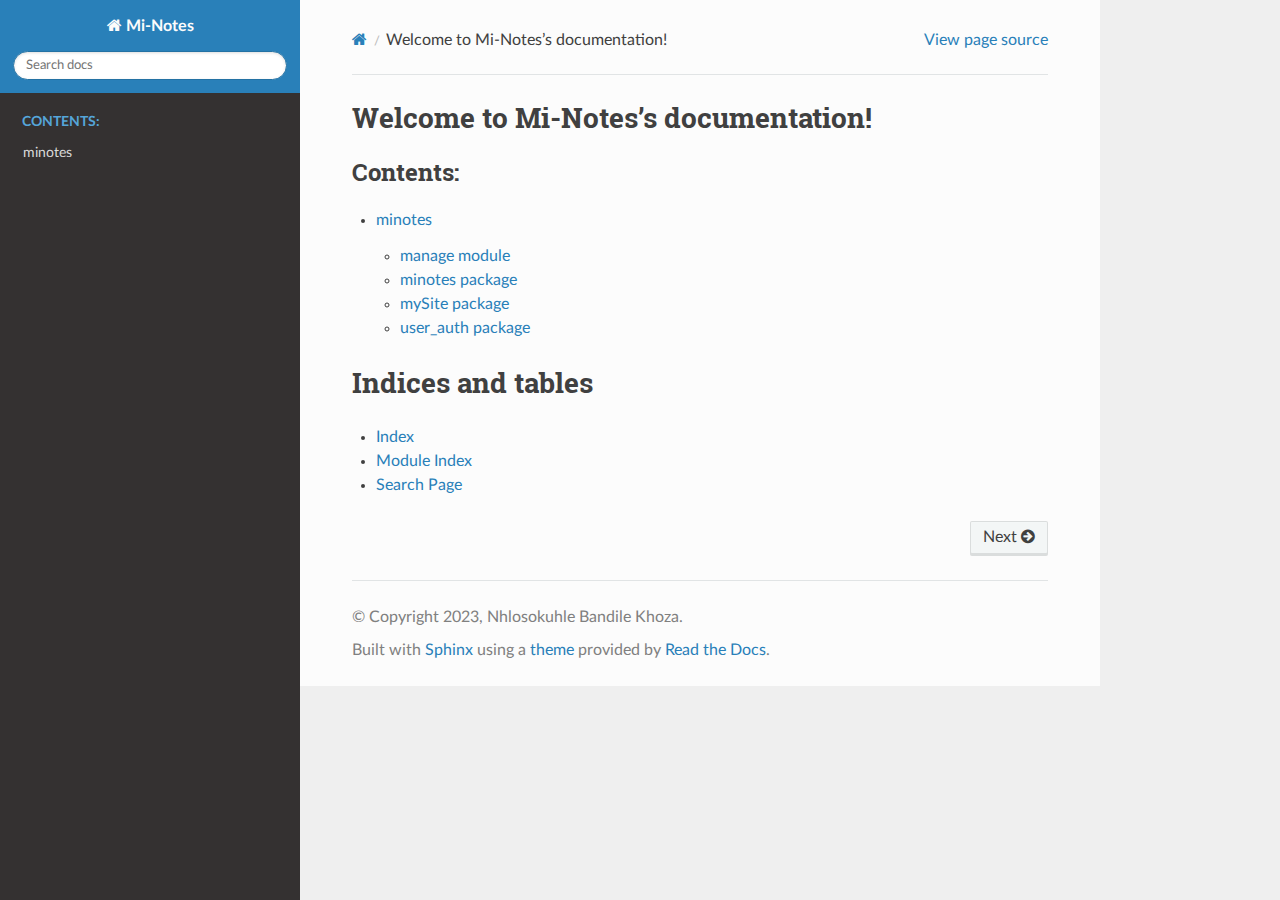
<file: docs/_build/html/index.html>
<!DOCTYPE html>
<html class="writer-html5" lang="en" >
<head>
  <meta charset="utf-8" /><meta name="generator" content="Docutils 0.18.1: http://docutils.sourceforge.net/" />

  <meta name="viewport" content="width=device-width, initial-scale=1.0" />
  <title>Welcome to Mi-Notes’s documentation! &mdash; Mi-Notes 1.0 documentation</title>
      <link rel="stylesheet" href="_static/pygments.css" type="text/css" />
      <link rel="stylesheet" href="_static/css/theme.css" type="text/css" />
  <!--[if lt IE 9]>
    <script src="_static/js/html5shiv.min.js"></script>
  <![endif]-->
  
        <script data-url_root="./" id="documentation_options" src="_static/documentation_options.js"></script>
        <script src="_static/doctools.js"></script>
        <script src="_static/sphinx_highlight.js"></script>
    <script src="_static/js/theme.js"></script>
    <link rel="index" title="Index" href="genindex.html" />
    <link rel="search" title="Search" href="search.html" />
    <link rel="next" title="minotes" href="modules.html" /> 
</head>

<body class="wy-body-for-nav"> 
  <div class="wy-grid-for-nav">
    <nav data-toggle="wy-nav-shift" class="wy-nav-side">
      <div class="wy-side-scroll">
        <div class="wy-side-nav-search" >

          
          
          <a href="#" class="icon icon-home">
            Mi-Notes
          </a>
<div role="search">
  <form id="rtd-search-form" class="wy-form" action="search.html" method="get">
    <input type="text" name="q" placeholder="Search docs" aria-label="Search docs" />
    <input type="hidden" name="check_keywords" value="yes" />
    <input type="hidden" name="area" value="default" />
  </form>
</div>
        </div><div class="wy-menu wy-menu-vertical" data-spy="affix" role="navigation" aria-label="Navigation menu">
              <p class="caption" role="heading"><span class="caption-text">Contents:</span></p>
<ul>
<li class="toctree-l1"><a class="reference internal" href="modules.html">minotes</a></li>
</ul>

        </div>
      </div>
    </nav>

    <section data-toggle="wy-nav-shift" class="wy-nav-content-wrap"><nav class="wy-nav-top" aria-label="Mobile navigation menu" >
          <i data-toggle="wy-nav-top" class="fa fa-bars"></i>
          <a href="#">Mi-Notes</a>
      </nav>

      <div class="wy-nav-content">
        <div class="rst-content">
          <div role="navigation" aria-label="Page navigation">
  <ul class="wy-breadcrumbs">
      <li><a href="#" class="icon icon-home" aria-label="Home"></a></li>
      <li class="breadcrumb-item active">Welcome to Mi-Notes’s documentation!</li>
      <li class="wy-breadcrumbs-aside">
            <a href="_sources/index.rst.txt" rel="nofollow"> View page source</a>
      </li>
  </ul>
  <hr/>
</div>
          <div role="main" class="document" itemscope="itemscope" itemtype="http://schema.org/Article">
           <div itemprop="articleBody">
             
  <section id="welcome-to-mi-notes-s-documentation">
<h1>Welcome to Mi-Notes’s documentation!<a class="headerlink" href="#welcome-to-mi-notes-s-documentation" title="Permalink to this heading"></a></h1>
<div class="toctree-wrapper compound">
<p class="caption" role="heading"><span class="caption-text">Contents:</span></p>
<ul>
<li class="toctree-l1"><a class="reference internal" href="modules.html">minotes</a><ul>
<li class="toctree-l2"><a class="reference internal" href="manage.html">manage module</a></li>
<li class="toctree-l2"><a class="reference internal" href="minotes.html">minotes package</a></li>
<li class="toctree-l2"><a class="reference internal" href="mySite.html">mySite package</a></li>
<li class="toctree-l2"><a class="reference internal" href="user_auth.html">user_auth package</a></li>
</ul>
</li>
</ul>
</div>
</section>
<section id="indices-and-tables">
<h1>Indices and tables<a class="headerlink" href="#indices-and-tables" title="Permalink to this heading"></a></h1>
<ul class="simple">
<li><p><a class="reference internal" href="genindex.html"><span class="std std-ref">Index</span></a></p></li>
<li><p><a class="reference internal" href="py-modindex.html"><span class="std std-ref">Module Index</span></a></p></li>
<li><p><a class="reference internal" href="search.html"><span class="std std-ref">Search Page</span></a></p></li>
</ul>
</section>


           </div>
          </div>
          <footer><div class="rst-footer-buttons" role="navigation" aria-label="Footer">
        <a href="modules.html" class="btn btn-neutral float-right" title="minotes" accesskey="n" rel="next">Next <span class="fa fa-arrow-circle-right" aria-hidden="true"></span></a>
    </div>

  <hr/>

  <div role="contentinfo">
    <p>&#169; Copyright 2023, Nhlosokuhle Bandile Khoza.</p>
  </div>

  Built with <a href="https://www.sphinx-doc.org/">Sphinx</a> using a
    <a href="https://github.com/readthedocs/sphinx_rtd_theme">theme</a>
    provided by <a href="https://readthedocs.org">Read the Docs</a>.
   

</footer>
        </div>
      </div>
    </section>
  </div>
  <script>
      jQuery(function () {
          SphinxRtdTheme.Navigation.enable(true);
      });
  </script> 

</body>
</html>
</file>
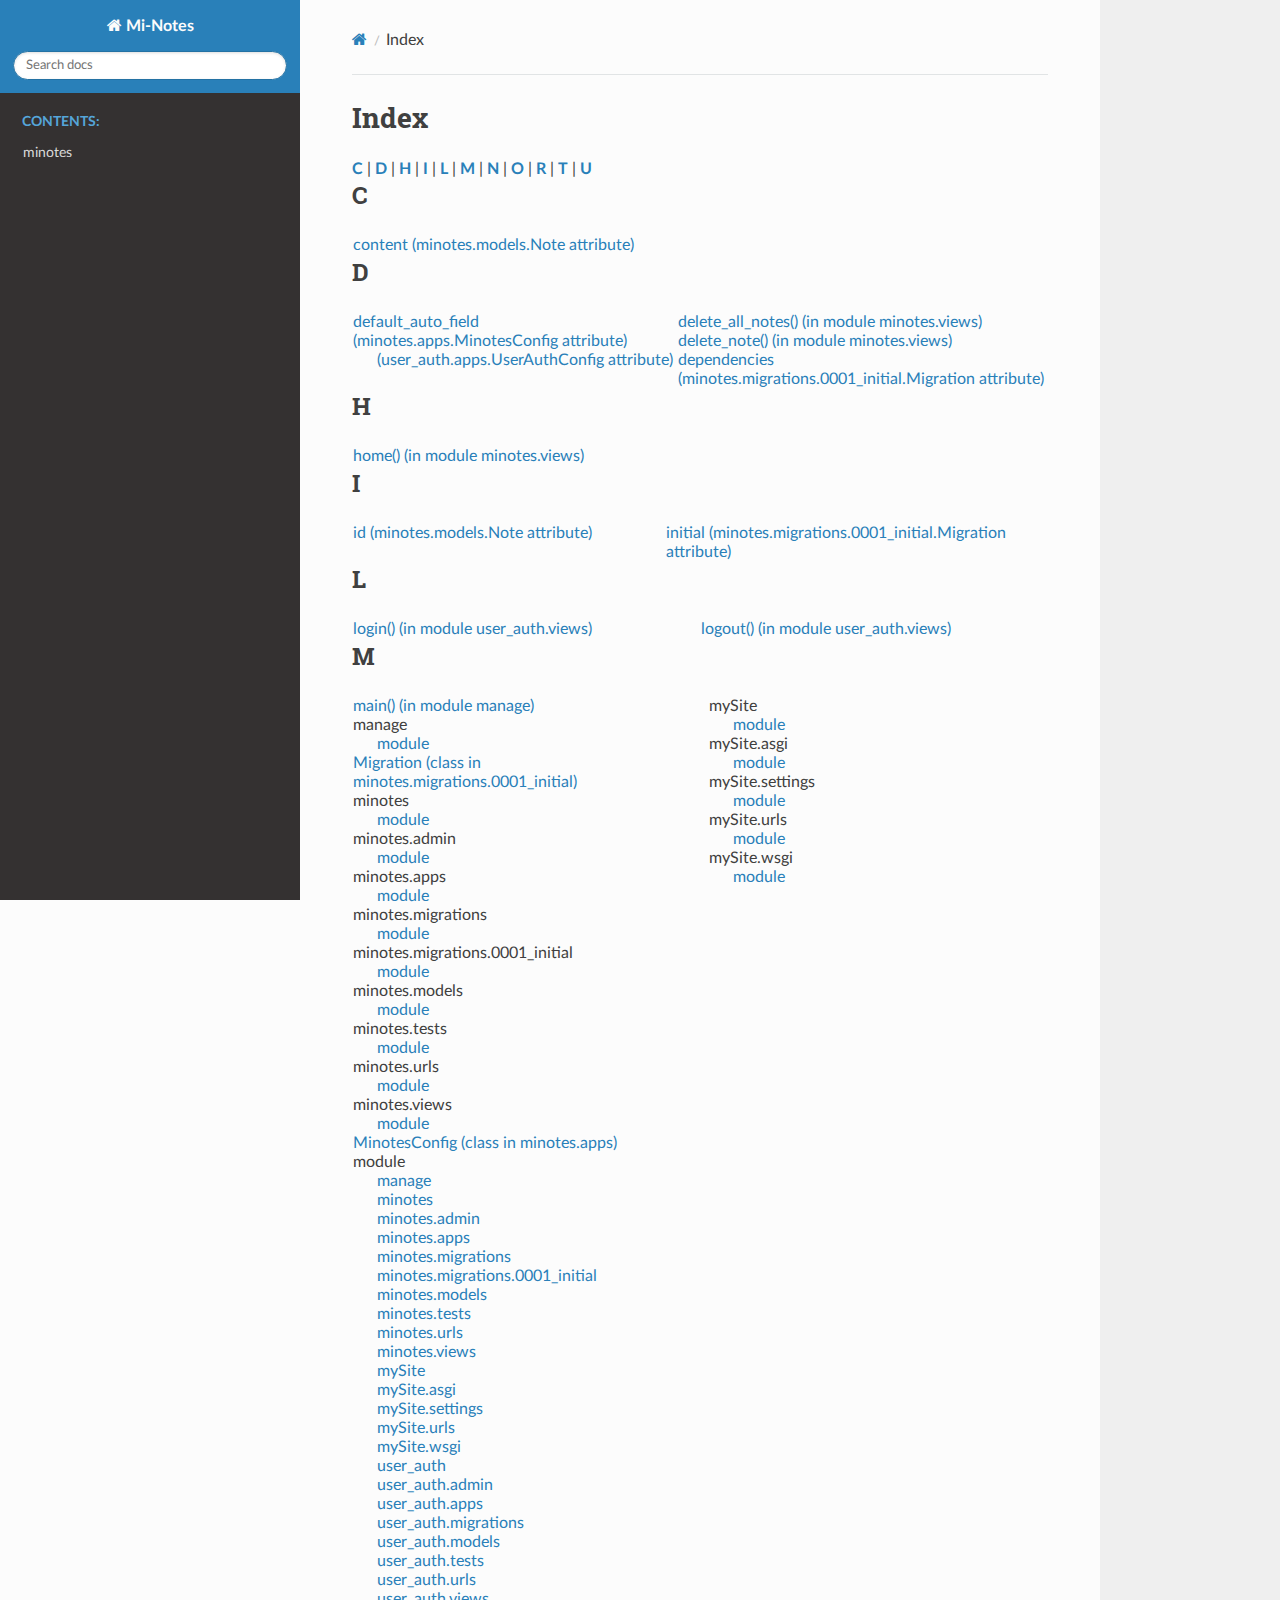
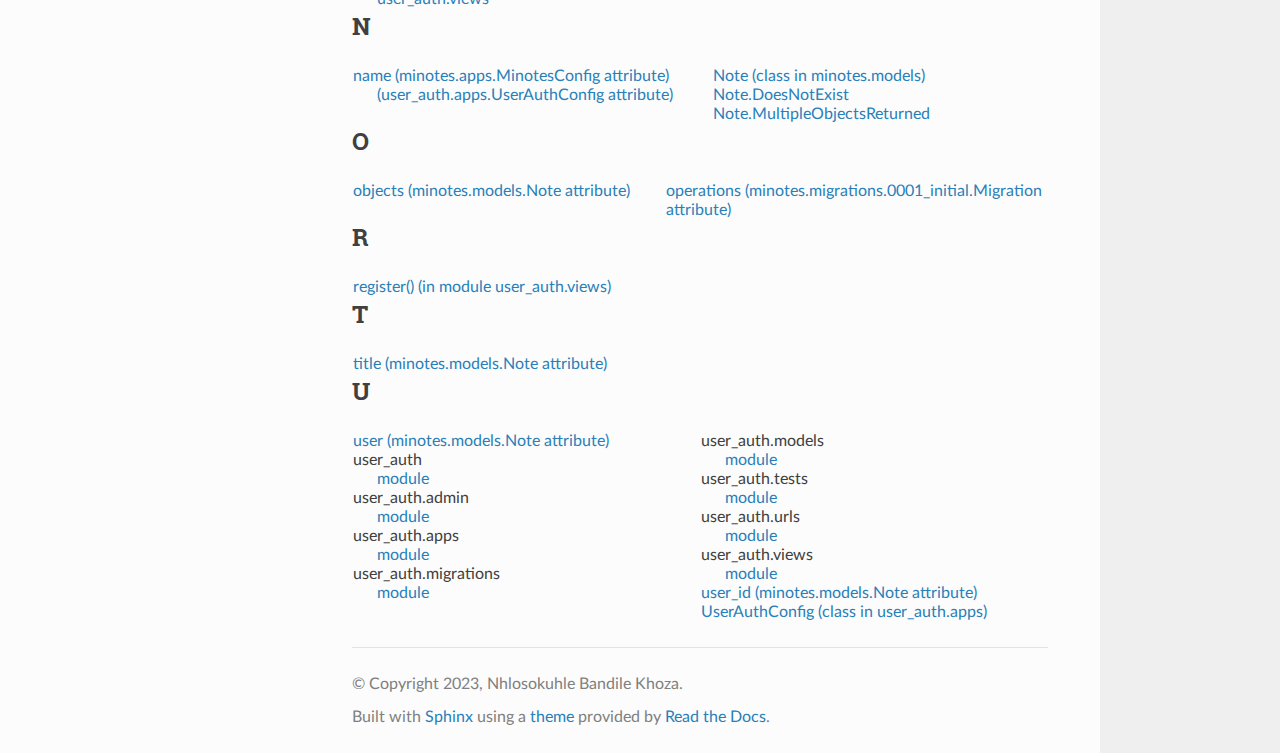
<file: docs/_build/html/genindex.html>
<!DOCTYPE html>
<html class="writer-html5" lang="en" >
<head>
  <meta charset="utf-8" />
  <meta name="viewport" content="width=device-width, initial-scale=1.0" />
  <title>Index &mdash; Mi-Notes 1.0 documentation</title>
      <link rel="stylesheet" href="_static/pygments.css" type="text/css" />
      <link rel="stylesheet" href="_static/css/theme.css" type="text/css" />
  <!--[if lt IE 9]>
    <script src="_static/js/html5shiv.min.js"></script>
  <![endif]-->
  
        <script data-url_root="./" id="documentation_options" src="_static/documentation_options.js"></script>
        <script src="_static/doctools.js"></script>
        <script src="_static/sphinx_highlight.js"></script>
    <script src="_static/js/theme.js"></script>
    <link rel="index" title="Index" href="#" />
    <link rel="search" title="Search" href="search.html" /> 
</head>

<body class="wy-body-for-nav"> 
  <div class="wy-grid-for-nav">
    <nav data-toggle="wy-nav-shift" class="wy-nav-side">
      <div class="wy-side-scroll">
        <div class="wy-side-nav-search" >

          
          
          <a href="index.html" class="icon icon-home">
            Mi-Notes
          </a>
<div role="search">
  <form id="rtd-search-form" class="wy-form" action="search.html" method="get">
    <input type="text" name="q" placeholder="Search docs" aria-label="Search docs" />
    <input type="hidden" name="check_keywords" value="yes" />
    <input type="hidden" name="area" value="default" />
  </form>
</div>
        </div><div class="wy-menu wy-menu-vertical" data-spy="affix" role="navigation" aria-label="Navigation menu">
              <p class="caption" role="heading"><span class="caption-text">Contents:</span></p>
<ul>
<li class="toctree-l1"><a class="reference internal" href="modules.html">minotes</a></li>
</ul>

        </div>
      </div>
    </nav>

    <section data-toggle="wy-nav-shift" class="wy-nav-content-wrap"><nav class="wy-nav-top" aria-label="Mobile navigation menu" >
          <i data-toggle="wy-nav-top" class="fa fa-bars"></i>
          <a href="index.html">Mi-Notes</a>
      </nav>

      <div class="wy-nav-content">
        <div class="rst-content">
          <div role="navigation" aria-label="Page navigation">
  <ul class="wy-breadcrumbs">
      <li><a href="index.html" class="icon icon-home" aria-label="Home"></a></li>
      <li class="breadcrumb-item active">Index</li>
      <li class="wy-breadcrumbs-aside">
      </li>
  </ul>
  <hr/>
</div>
          <div role="main" class="document" itemscope="itemscope" itemtype="http://schema.org/Article">
           <div itemprop="articleBody">
             

<h1 id="index">Index</h1>

<div class="genindex-jumpbox">
 <a href="#C"><strong>C</strong></a>
 | <a href="#D"><strong>D</strong></a>
 | <a href="#H"><strong>H</strong></a>
 | <a href="#I"><strong>I</strong></a>
 | <a href="#L"><strong>L</strong></a>
 | <a href="#M"><strong>M</strong></a>
 | <a href="#N"><strong>N</strong></a>
 | <a href="#O"><strong>O</strong></a>
 | <a href="#R"><strong>R</strong></a>
 | <a href="#T"><strong>T</strong></a>
 | <a href="#U"><strong>U</strong></a>
 
</div>
<h2 id="C">C</h2>
<table style="width: 100%" class="indextable genindextable"><tr>
  <td style="width: 33%; vertical-align: top;"><ul>
      <li><a href="minotes.html#minotes.models.Note.content">content (minotes.models.Note attribute)</a>
</li>
  </ul></td>
</tr></table>

<h2 id="D">D</h2>
<table style="width: 100%" class="indextable genindextable"><tr>
  <td style="width: 33%; vertical-align: top;"><ul>
      <li><a href="minotes.html#minotes.apps.MinotesConfig.default_auto_field">default_auto_field (minotes.apps.MinotesConfig attribute)</a>

      <ul>
        <li><a href="user_auth.html#user_auth.apps.UserAuthConfig.default_auto_field">(user_auth.apps.UserAuthConfig attribute)</a>
</li>
      </ul></li>
  </ul></td>
  <td style="width: 33%; vertical-align: top;"><ul>
      <li><a href="minotes.html#minotes.views.delete_all_notes">delete_all_notes() (in module minotes.views)</a>
</li>
      <li><a href="minotes.html#minotes.views.delete_note">delete_note() (in module minotes.views)</a>
</li>
      <li><a href="minotes.migrations.html#minotes.migrations.0001_initial.Migration.dependencies">dependencies (minotes.migrations.0001_initial.Migration attribute)</a>
</li>
  </ul></td>
</tr></table>

<h2 id="H">H</h2>
<table style="width: 100%" class="indextable genindextable"><tr>
  <td style="width: 33%; vertical-align: top;"><ul>
      <li><a href="minotes.html#minotes.views.home">home() (in module minotes.views)</a>
</li>
  </ul></td>
</tr></table>

<h2 id="I">I</h2>
<table style="width: 100%" class="indextable genindextable"><tr>
  <td style="width: 33%; vertical-align: top;"><ul>
      <li><a href="minotes.html#minotes.models.Note.id">id (minotes.models.Note attribute)</a>
</li>
  </ul></td>
  <td style="width: 33%; vertical-align: top;"><ul>
      <li><a href="minotes.migrations.html#minotes.migrations.0001_initial.Migration.initial">initial (minotes.migrations.0001_initial.Migration attribute)</a>
</li>
  </ul></td>
</tr></table>

<h2 id="L">L</h2>
<table style="width: 100%" class="indextable genindextable"><tr>
  <td style="width: 33%; vertical-align: top;"><ul>
      <li><a href="user_auth.html#user_auth.views.login">login() (in module user_auth.views)</a>
</li>
  </ul></td>
  <td style="width: 33%; vertical-align: top;"><ul>
      <li><a href="user_auth.html#user_auth.views.logout">logout() (in module user_auth.views)</a>
</li>
  </ul></td>
</tr></table>

<h2 id="M">M</h2>
<table style="width: 100%" class="indextable genindextable"><tr>
  <td style="width: 33%; vertical-align: top;"><ul>
      <li><a href="manage.html#manage.main">main() (in module manage)</a>
</li>
      <li>
    manage

      <ul>
        <li><a href="manage.html#module-manage">module</a>
</li>
      </ul></li>
      <li><a href="minotes.migrations.html#minotes.migrations.0001_initial.Migration">Migration (class in minotes.migrations.0001_initial)</a>
</li>
      <li>
    minotes

      <ul>
        <li><a href="minotes.html#module-minotes">module</a>
</li>
      </ul></li>
      <li>
    minotes.admin

      <ul>
        <li><a href="minotes.html#module-minotes.admin">module</a>
</li>
      </ul></li>
      <li>
    minotes.apps

      <ul>
        <li><a href="minotes.html#module-minotes.apps">module</a>
</li>
      </ul></li>
      <li>
    minotes.migrations

      <ul>
        <li><a href="minotes.migrations.html#module-minotes.migrations">module</a>
</li>
      </ul></li>
      <li>
    minotes.migrations.0001_initial

      <ul>
        <li><a href="minotes.migrations.html#module-minotes.migrations.0001_initial">module</a>
</li>
      </ul></li>
      <li>
    minotes.models

      <ul>
        <li><a href="minotes.html#module-minotes.models">module</a>
</li>
      </ul></li>
      <li>
    minotes.tests

      <ul>
        <li><a href="minotes.html#module-minotes.tests">module</a>
</li>
      </ul></li>
      <li>
    minotes.urls

      <ul>
        <li><a href="minotes.html#module-minotes.urls">module</a>
</li>
      </ul></li>
      <li>
    minotes.views

      <ul>
        <li><a href="minotes.html#module-minotes.views">module</a>
</li>
      </ul></li>
      <li><a href="minotes.html#minotes.apps.MinotesConfig">MinotesConfig (class in minotes.apps)</a>
</li>
      <li>
    module

      <ul>
        <li><a href="manage.html#module-manage">manage</a>
</li>
        <li><a href="minotes.html#module-minotes">minotes</a>
</li>
        <li><a href="minotes.html#module-minotes.admin">minotes.admin</a>
</li>
        <li><a href="minotes.html#module-minotes.apps">minotes.apps</a>
</li>
        <li><a href="minotes.migrations.html#module-minotes.migrations">minotes.migrations</a>
</li>
        <li><a href="minotes.migrations.html#module-minotes.migrations.0001_initial">minotes.migrations.0001_initial</a>
</li>
        <li><a href="minotes.html#module-minotes.models">minotes.models</a>
</li>
        <li><a href="minotes.html#module-minotes.tests">minotes.tests</a>
</li>
        <li><a href="minotes.html#module-minotes.urls">minotes.urls</a>
</li>
        <li><a href="minotes.html#module-minotes.views">minotes.views</a>
</li>
        <li><a href="mySite.html#module-mySite">mySite</a>
</li>
        <li><a href="mySite.html#module-mySite.asgi">mySite.asgi</a>
</li>
        <li><a href="mySite.html#module-mySite.settings">mySite.settings</a>
</li>
        <li><a href="mySite.html#module-mySite.urls">mySite.urls</a>
</li>
        <li><a href="mySite.html#module-mySite.wsgi">mySite.wsgi</a>
</li>
        <li><a href="user_auth.html#module-user_auth">user_auth</a>
</li>
        <li><a href="user_auth.html#module-user_auth.admin">user_auth.admin</a>
</li>
        <li><a href="user_auth.html#module-user_auth.apps">user_auth.apps</a>
</li>
        <li><a href="user_auth.migrations.html#module-user_auth.migrations">user_auth.migrations</a>
</li>
        <li><a href="user_auth.html#module-user_auth.models">user_auth.models</a>
</li>
        <li><a href="user_auth.html#module-user_auth.tests">user_auth.tests</a>
</li>
        <li><a href="user_auth.html#module-user_auth.urls">user_auth.urls</a>
</li>
        <li><a href="user_auth.html#module-user_auth.views">user_auth.views</a>
</li>
      </ul></li>
  </ul></td>
  <td style="width: 33%; vertical-align: top;"><ul>
      <li>
    mySite

      <ul>
        <li><a href="mySite.html#module-mySite">module</a>
</li>
      </ul></li>
      <li>
    mySite.asgi

      <ul>
        <li><a href="mySite.html#module-mySite.asgi">module</a>
</li>
      </ul></li>
      <li>
    mySite.settings

      <ul>
        <li><a href="mySite.html#module-mySite.settings">module</a>
</li>
      </ul></li>
      <li>
    mySite.urls

      <ul>
        <li><a href="mySite.html#module-mySite.urls">module</a>
</li>
      </ul></li>
      <li>
    mySite.wsgi

      <ul>
        <li><a href="mySite.html#module-mySite.wsgi">module</a>
</li>
      </ul></li>
  </ul></td>
</tr></table>

<h2 id="N">N</h2>
<table style="width: 100%" class="indextable genindextable"><tr>
  <td style="width: 33%; vertical-align: top;"><ul>
      <li><a href="minotes.html#minotes.apps.MinotesConfig.name">name (minotes.apps.MinotesConfig attribute)</a>

      <ul>
        <li><a href="user_auth.html#user_auth.apps.UserAuthConfig.name">(user_auth.apps.UserAuthConfig attribute)</a>
</li>
      </ul></li>
  </ul></td>
  <td style="width: 33%; vertical-align: top;"><ul>
      <li><a href="minotes.html#minotes.models.Note">Note (class in minotes.models)</a>
</li>
      <li><a href="minotes.html#minotes.models.Note.DoesNotExist">Note.DoesNotExist</a>
</li>
      <li><a href="minotes.html#minotes.models.Note.MultipleObjectsReturned">Note.MultipleObjectsReturned</a>
</li>
  </ul></td>
</tr></table>

<h2 id="O">O</h2>
<table style="width: 100%" class="indextable genindextable"><tr>
  <td style="width: 33%; vertical-align: top;"><ul>
      <li><a href="minotes.html#minotes.models.Note.objects">objects (minotes.models.Note attribute)</a>
</li>
  </ul></td>
  <td style="width: 33%; vertical-align: top;"><ul>
      <li><a href="minotes.migrations.html#minotes.migrations.0001_initial.Migration.operations">operations (minotes.migrations.0001_initial.Migration attribute)</a>
</li>
  </ul></td>
</tr></table>

<h2 id="R">R</h2>
<table style="width: 100%" class="indextable genindextable"><tr>
  <td style="width: 33%; vertical-align: top;"><ul>
      <li><a href="user_auth.html#user_auth.views.register">register() (in module user_auth.views)</a>
</li>
  </ul></td>
</tr></table>

<h2 id="T">T</h2>
<table style="width: 100%" class="indextable genindextable"><tr>
  <td style="width: 33%; vertical-align: top;"><ul>
      <li><a href="minotes.html#minotes.models.Note.title">title (minotes.models.Note attribute)</a>
</li>
  </ul></td>
</tr></table>

<h2 id="U">U</h2>
<table style="width: 100%" class="indextable genindextable"><tr>
  <td style="width: 33%; vertical-align: top;"><ul>
      <li><a href="minotes.html#minotes.models.Note.user">user (minotes.models.Note attribute)</a>
</li>
      <li>
    user_auth

      <ul>
        <li><a href="user_auth.html#module-user_auth">module</a>
</li>
      </ul></li>
      <li>
    user_auth.admin

      <ul>
        <li><a href="user_auth.html#module-user_auth.admin">module</a>
</li>
      </ul></li>
      <li>
    user_auth.apps

      <ul>
        <li><a href="user_auth.html#module-user_auth.apps">module</a>
</li>
      </ul></li>
      <li>
    user_auth.migrations

      <ul>
        <li><a href="user_auth.migrations.html#module-user_auth.migrations">module</a>
</li>
      </ul></li>
  </ul></td>
  <td style="width: 33%; vertical-align: top;"><ul>
      <li>
    user_auth.models

      <ul>
        <li><a href="user_auth.html#module-user_auth.models">module</a>
</li>
      </ul></li>
      <li>
    user_auth.tests

      <ul>
        <li><a href="user_auth.html#module-user_auth.tests">module</a>
</li>
      </ul></li>
      <li>
    user_auth.urls

      <ul>
        <li><a href="user_auth.html#module-user_auth.urls">module</a>
</li>
      </ul></li>
      <li>
    user_auth.views

      <ul>
        <li><a href="user_auth.html#module-user_auth.views">module</a>
</li>
      </ul></li>
      <li><a href="minotes.html#minotes.models.Note.user_id">user_id (minotes.models.Note attribute)</a>
</li>
      <li><a href="user_auth.html#user_auth.apps.UserAuthConfig">UserAuthConfig (class in user_auth.apps)</a>
</li>
  </ul></td>
</tr></table>



           </div>
          </div>
          <footer>

  <hr/>

  <div role="contentinfo">
    <p>&#169; Copyright 2023, Nhlosokuhle Bandile Khoza.</p>
  </div>

  Built with <a href="https://www.sphinx-doc.org/">Sphinx</a> using a
    <a href="https://github.com/readthedocs/sphinx_rtd_theme">theme</a>
    provided by <a href="https://readthedocs.org">Read the Docs</a>.
   

</footer>
        </div>
      </div>
    </section>
  </div>
  <script>
      jQuery(function () {
          SphinxRtdTheme.Navigation.enable(true);
      });
  </script> 

</body>
</html>
</file>
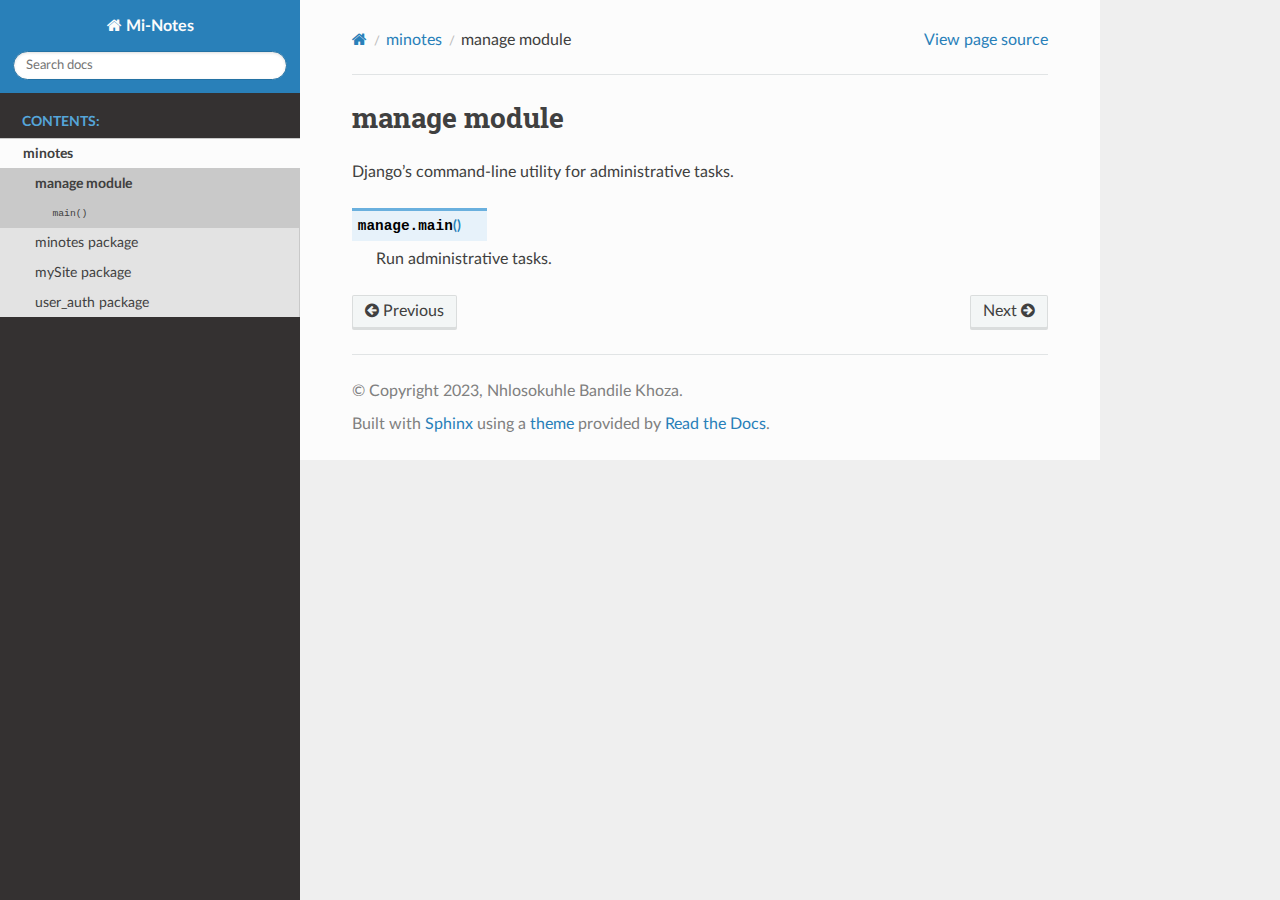
<file: docs/_build/html/manage.html>
<!DOCTYPE html>
<html class="writer-html5" lang="en" >
<head>
  <meta charset="utf-8" /><meta name="generator" content="Docutils 0.18.1: http://docutils.sourceforge.net/" />

  <meta name="viewport" content="width=device-width, initial-scale=1.0" />
  <title>manage module &mdash; Mi-Notes 1.0 documentation</title>
      <link rel="stylesheet" href="_static/pygments.css" type="text/css" />
      <link rel="stylesheet" href="_static/css/theme.css" type="text/css" />
  <!--[if lt IE 9]>
    <script src="_static/js/html5shiv.min.js"></script>
  <![endif]-->
  
        <script data-url_root="./" id="documentation_options" src="_static/documentation_options.js"></script>
        <script src="_static/doctools.js"></script>
        <script src="_static/sphinx_highlight.js"></script>
    <script src="_static/js/theme.js"></script>
    <link rel="index" title="Index" href="genindex.html" />
    <link rel="search" title="Search" href="search.html" />
    <link rel="next" title="minotes package" href="minotes.html" />
    <link rel="prev" title="minotes" href="modules.html" /> 
</head>

<body class="wy-body-for-nav"> 
  <div class="wy-grid-for-nav">
    <nav data-toggle="wy-nav-shift" class="wy-nav-side">
      <div class="wy-side-scroll">
        <div class="wy-side-nav-search" >

          
          
          <a href="index.html" class="icon icon-home">
            Mi-Notes
          </a>
<div role="search">
  <form id="rtd-search-form" class="wy-form" action="search.html" method="get">
    <input type="text" name="q" placeholder="Search docs" aria-label="Search docs" />
    <input type="hidden" name="check_keywords" value="yes" />
    <input type="hidden" name="area" value="default" />
  </form>
</div>
        </div><div class="wy-menu wy-menu-vertical" data-spy="affix" role="navigation" aria-label="Navigation menu">
              <p class="caption" role="heading"><span class="caption-text">Contents:</span></p>
<ul class="current">
<li class="toctree-l1 current"><a class="reference internal" href="modules.html">minotes</a><ul class="current">
<li class="toctree-l2 current"><a class="current reference internal" href="#">manage module</a><ul>
<li class="toctree-l3"><a class="reference internal" href="#manage.main"><code class="docutils literal notranslate"><span class="pre">main()</span></code></a></li>
</ul>
</li>
<li class="toctree-l2"><a class="reference internal" href="minotes.html">minotes package</a></li>
<li class="toctree-l2"><a class="reference internal" href="mySite.html">mySite package</a></li>
<li class="toctree-l2"><a class="reference internal" href="user_auth.html">user_auth package</a></li>
</ul>
</li>
</ul>

        </div>
      </div>
    </nav>

    <section data-toggle="wy-nav-shift" class="wy-nav-content-wrap"><nav class="wy-nav-top" aria-label="Mobile navigation menu" >
          <i data-toggle="wy-nav-top" class="fa fa-bars"></i>
          <a href="index.html">Mi-Notes</a>
      </nav>

      <div class="wy-nav-content">
        <div class="rst-content">
          <div role="navigation" aria-label="Page navigation">
  <ul class="wy-breadcrumbs">
      <li><a href="index.html" class="icon icon-home" aria-label="Home"></a></li>
          <li class="breadcrumb-item"><a href="modules.html">minotes</a></li>
      <li class="breadcrumb-item active">manage module</li>
      <li class="wy-breadcrumbs-aside">
            <a href="_sources/manage.rst.txt" rel="nofollow"> View page source</a>
      </li>
  </ul>
  <hr/>
</div>
          <div role="main" class="document" itemscope="itemscope" itemtype="http://schema.org/Article">
           <div itemprop="articleBody">
             
  <section id="module-manage">
<span id="manage-module"></span><h1>manage module<a class="headerlink" href="#module-manage" title="Permalink to this heading"></a></h1>
<p>Django’s command-line utility for administrative tasks.</p>
<dl class="py function">
<dt class="sig sig-object py" id="manage.main">
<span class="sig-prename descclassname"><span class="pre">manage.</span></span><span class="sig-name descname"><span class="pre">main</span></span><span class="sig-paren">(</span><span class="sig-paren">)</span><a class="headerlink" href="#manage.main" title="Permalink to this definition"></a></dt>
<dd><p>Run administrative tasks.</p>
</dd></dl>

</section>


           </div>
          </div>
          <footer><div class="rst-footer-buttons" role="navigation" aria-label="Footer">
        <a href="modules.html" class="btn btn-neutral float-left" title="minotes" accesskey="p" rel="prev"><span class="fa fa-arrow-circle-left" aria-hidden="true"></span> Previous</a>
        <a href="minotes.html" class="btn btn-neutral float-right" title="minotes package" accesskey="n" rel="next">Next <span class="fa fa-arrow-circle-right" aria-hidden="true"></span></a>
    </div>

  <hr/>

  <div role="contentinfo">
    <p>&#169; Copyright 2023, Nhlosokuhle Bandile Khoza.</p>
  </div>

  Built with <a href="https://www.sphinx-doc.org/">Sphinx</a> using a
    <a href="https://github.com/readthedocs/sphinx_rtd_theme">theme</a>
    provided by <a href="https://readthedocs.org">Read the Docs</a>.
   

</footer>
        </div>
      </div>
    </section>
  </div>
  <script>
      jQuery(function () {
          SphinxRtdTheme.Navigation.enable(true);
      });
  </script> 

</body>
</html>
</file>
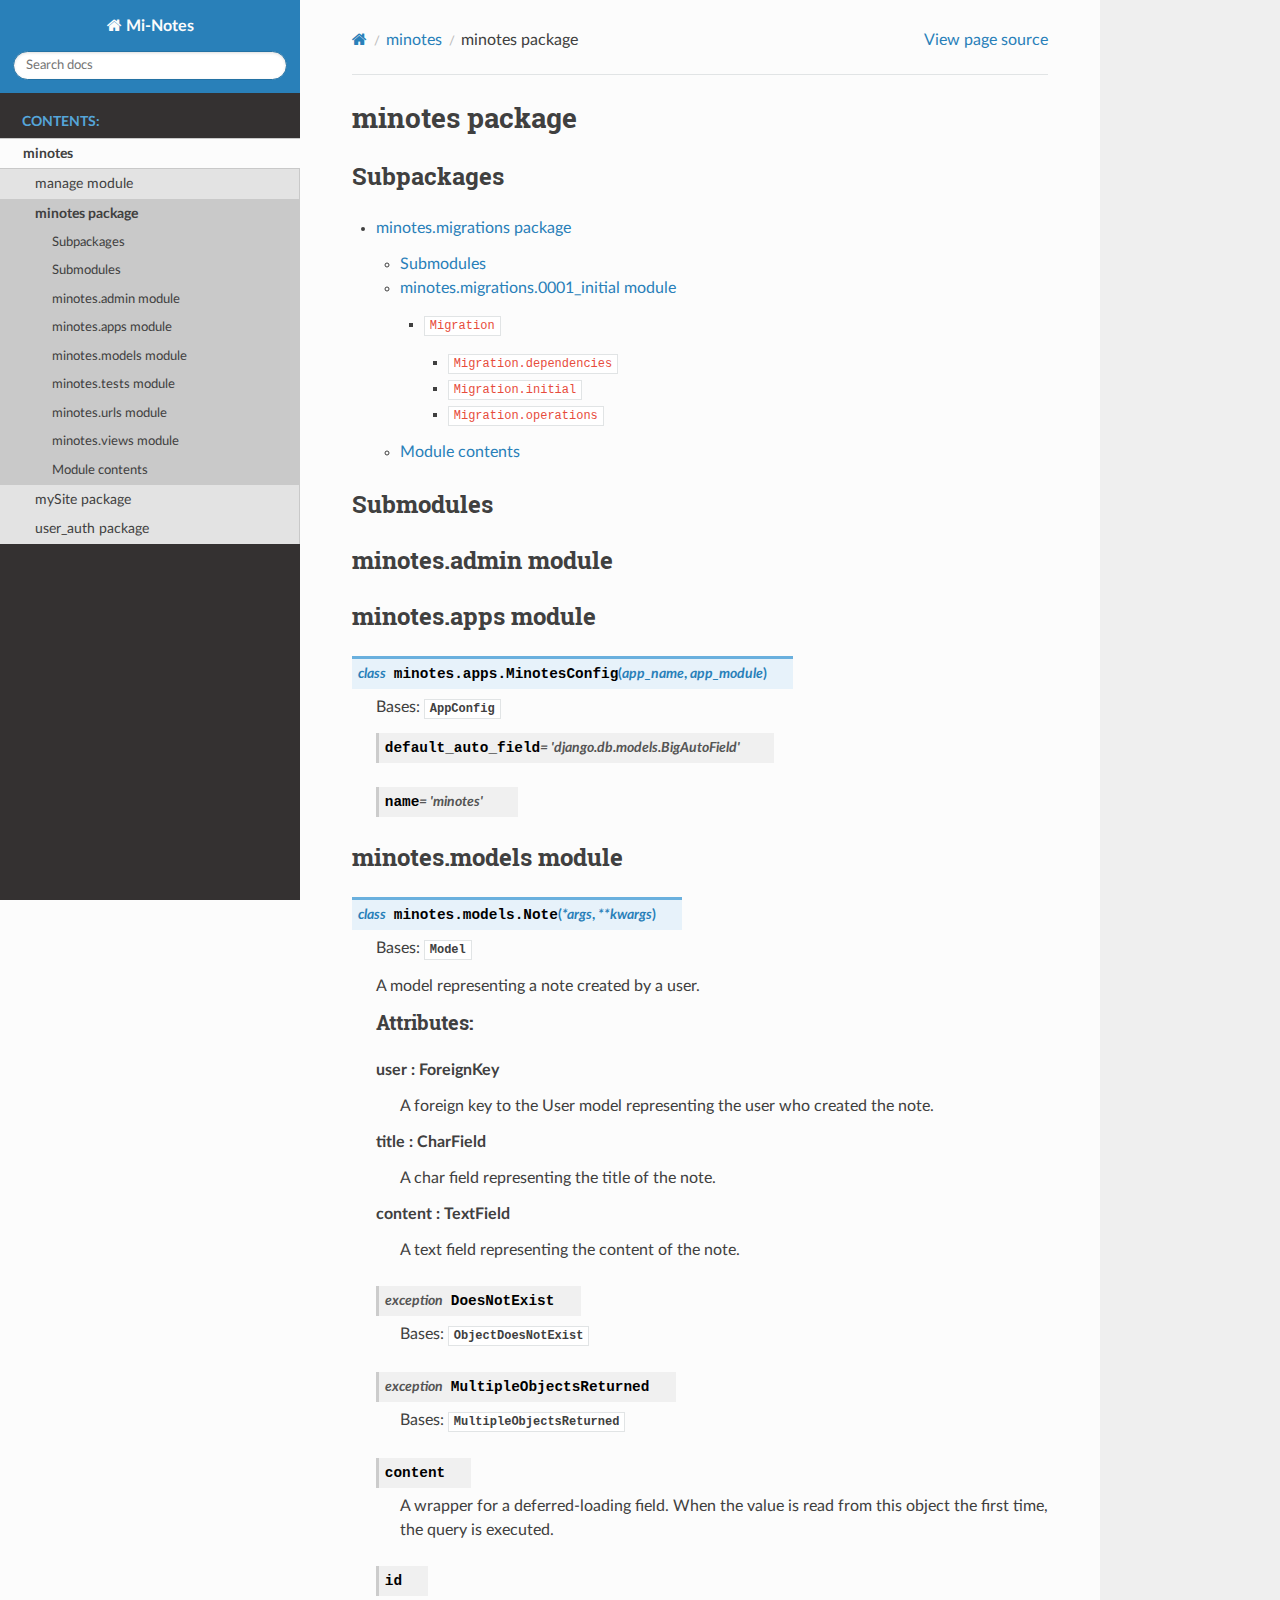
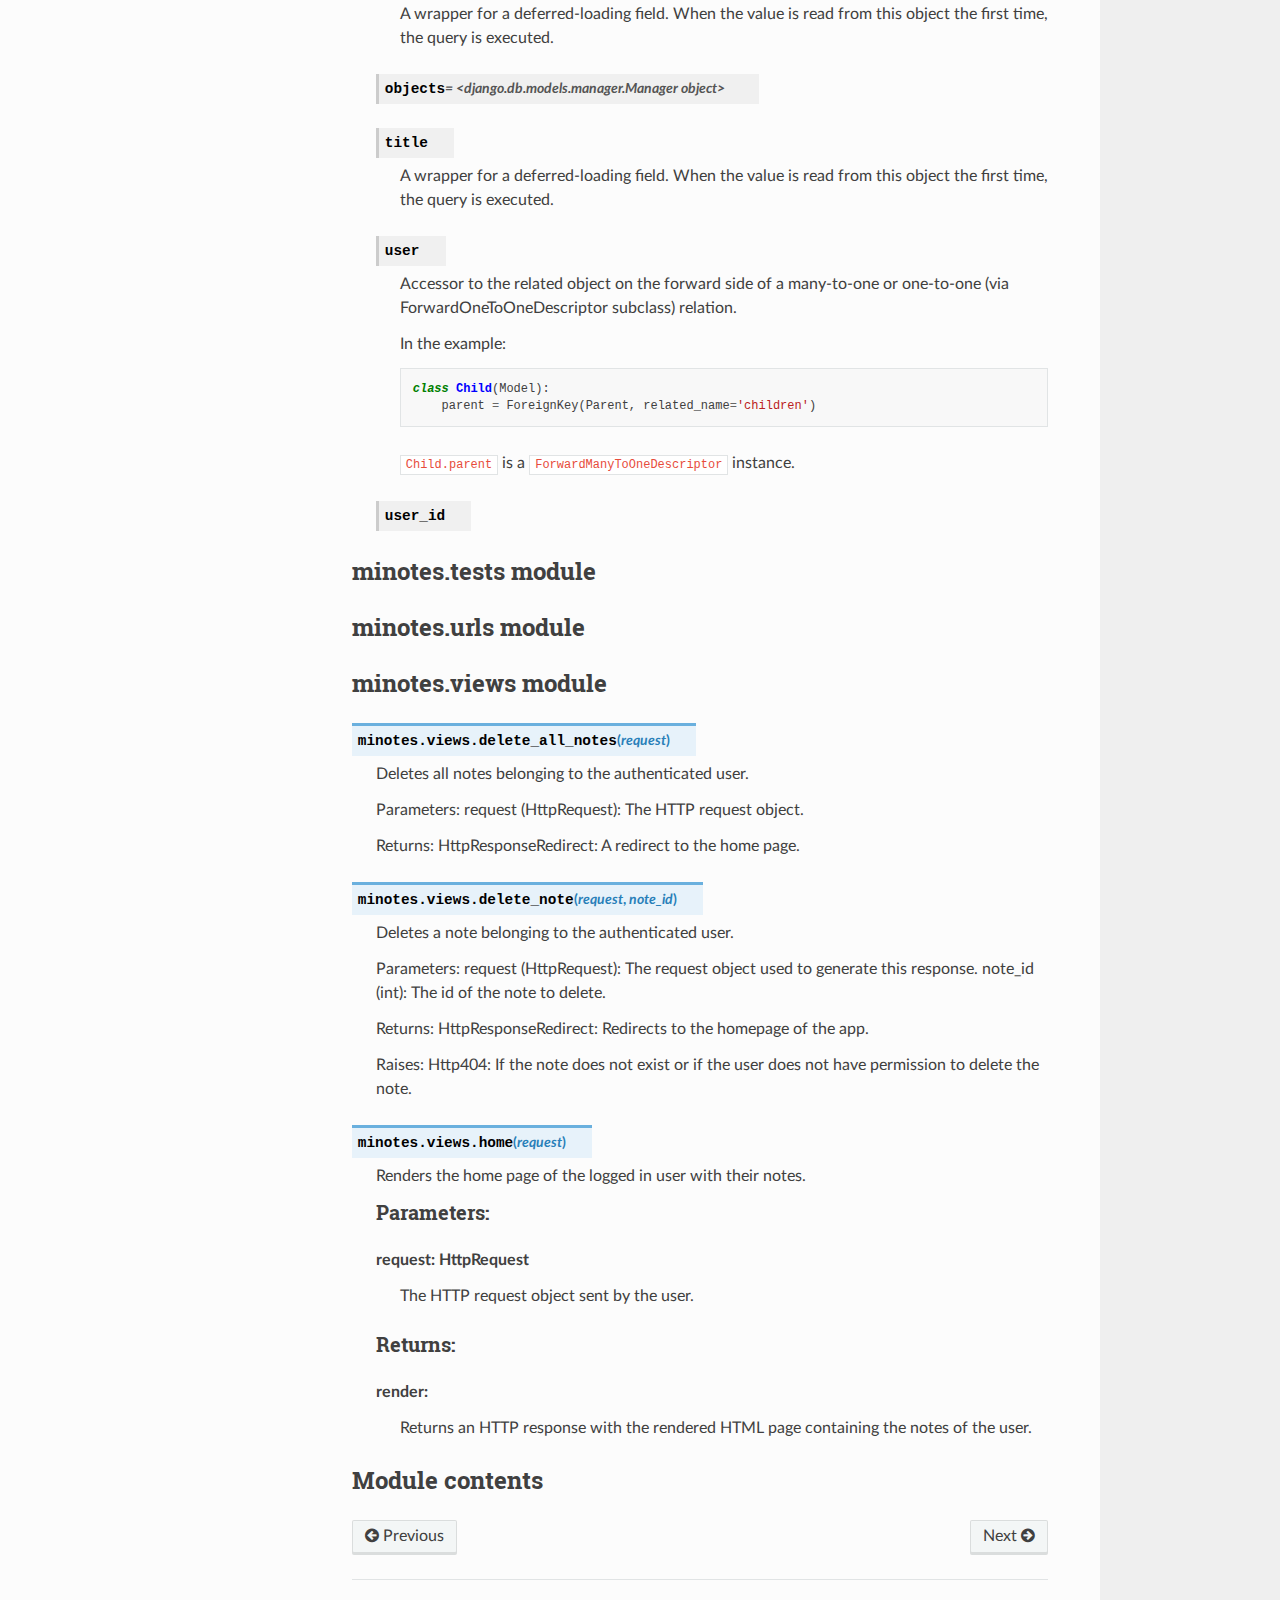
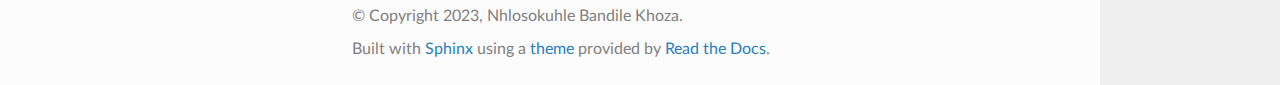
<file: docs/_build/html/minotes.html>
<!DOCTYPE html>
<html class="writer-html5" lang="en" >
<head>
  <meta charset="utf-8" /><meta name="generator" content="Docutils 0.18.1: http://docutils.sourceforge.net/" />

  <meta name="viewport" content="width=device-width, initial-scale=1.0" />
  <title>minotes package &mdash; Mi-Notes 1.0 documentation</title>
      <link rel="stylesheet" href="_static/pygments.css" type="text/css" />
      <link rel="stylesheet" href="_static/css/theme.css" type="text/css" />
  <!--[if lt IE 9]>
    <script src="_static/js/html5shiv.min.js"></script>
  <![endif]-->
  
        <script data-url_root="./" id="documentation_options" src="_static/documentation_options.js"></script>
        <script src="_static/doctools.js"></script>
        <script src="_static/sphinx_highlight.js"></script>
    <script src="_static/js/theme.js"></script>
    <link rel="index" title="Index" href="genindex.html" />
    <link rel="search" title="Search" href="search.html" />
    <link rel="next" title="minotes.migrations package" href="minotes.migrations.html" />
    <link rel="prev" title="manage module" href="manage.html" /> 
</head>

<body class="wy-body-for-nav"> 
  <div class="wy-grid-for-nav">
    <nav data-toggle="wy-nav-shift" class="wy-nav-side">
      <div class="wy-side-scroll">
        <div class="wy-side-nav-search" >

          
          
          <a href="index.html" class="icon icon-home">
            Mi-Notes
          </a>
<div role="search">
  <form id="rtd-search-form" class="wy-form" action="search.html" method="get">
    <input type="text" name="q" placeholder="Search docs" aria-label="Search docs" />
    <input type="hidden" name="check_keywords" value="yes" />
    <input type="hidden" name="area" value="default" />
  </form>
</div>
        </div><div class="wy-menu wy-menu-vertical" data-spy="affix" role="navigation" aria-label="Navigation menu">
              <p class="caption" role="heading"><span class="caption-text">Contents:</span></p>
<ul class="current">
<li class="toctree-l1 current"><a class="reference internal" href="modules.html">minotes</a><ul class="current">
<li class="toctree-l2"><a class="reference internal" href="manage.html">manage module</a></li>
<li class="toctree-l2 current"><a class="current reference internal" href="#">minotes package</a><ul>
<li class="toctree-l3"><a class="reference internal" href="#subpackages">Subpackages</a><ul>
<li class="toctree-l4"><a class="reference internal" href="minotes.migrations.html">minotes.migrations package</a></li>
</ul>
</li>
<li class="toctree-l3"><a class="reference internal" href="#submodules">Submodules</a></li>
<li class="toctree-l3"><a class="reference internal" href="#module-minotes.admin">minotes.admin module</a></li>
<li class="toctree-l3"><a class="reference internal" href="#module-minotes.apps">minotes.apps module</a><ul>
<li class="toctree-l4"><a class="reference internal" href="#minotes.apps.MinotesConfig"><code class="docutils literal notranslate"><span class="pre">MinotesConfig</span></code></a></li>
</ul>
</li>
<li class="toctree-l3"><a class="reference internal" href="#module-minotes.models">minotes.models module</a><ul>
<li class="toctree-l4"><a class="reference internal" href="#minotes.models.Note"><code class="docutils literal notranslate"><span class="pre">Note</span></code></a></li>
</ul>
</li>
<li class="toctree-l3"><a class="reference internal" href="#module-minotes.tests">minotes.tests module</a></li>
<li class="toctree-l3"><a class="reference internal" href="#module-minotes.urls">minotes.urls module</a></li>
<li class="toctree-l3"><a class="reference internal" href="#module-minotes.views">minotes.views module</a><ul>
<li class="toctree-l4"><a class="reference internal" href="#minotes.views.delete_all_notes"><code class="docutils literal notranslate"><span class="pre">delete_all_notes()</span></code></a></li>
<li class="toctree-l4"><a class="reference internal" href="#minotes.views.delete_note"><code class="docutils literal notranslate"><span class="pre">delete_note()</span></code></a></li>
<li class="toctree-l4"><a class="reference internal" href="#minotes.views.home"><code class="docutils literal notranslate"><span class="pre">home()</span></code></a></li>
</ul>
</li>
<li class="toctree-l3"><a class="reference internal" href="#module-minotes">Module contents</a></li>
</ul>
</li>
<li class="toctree-l2"><a class="reference internal" href="mySite.html">mySite package</a></li>
<li class="toctree-l2"><a class="reference internal" href="user_auth.html">user_auth package</a></li>
</ul>
</li>
</ul>

        </div>
      </div>
    </nav>

    <section data-toggle="wy-nav-shift" class="wy-nav-content-wrap"><nav class="wy-nav-top" aria-label="Mobile navigation menu" >
          <i data-toggle="wy-nav-top" class="fa fa-bars"></i>
          <a href="index.html">Mi-Notes</a>
      </nav>

      <div class="wy-nav-content">
        <div class="rst-content">
          <div role="navigation" aria-label="Page navigation">
  <ul class="wy-breadcrumbs">
      <li><a href="index.html" class="icon icon-home" aria-label="Home"></a></li>
          <li class="breadcrumb-item"><a href="modules.html">minotes</a></li>
      <li class="breadcrumb-item active">minotes package</li>
      <li class="wy-breadcrumbs-aside">
            <a href="_sources/minotes.rst.txt" rel="nofollow"> View page source</a>
      </li>
  </ul>
  <hr/>
</div>
          <div role="main" class="document" itemscope="itemscope" itemtype="http://schema.org/Article">
           <div itemprop="articleBody">
             
  <section id="minotes-package">
<h1>minotes package<a class="headerlink" href="#minotes-package" title="Permalink to this heading"></a></h1>
<section id="subpackages">
<h2>Subpackages<a class="headerlink" href="#subpackages" title="Permalink to this heading"></a></h2>
<div class="toctree-wrapper compound">
<ul>
<li class="toctree-l1"><a class="reference internal" href="minotes.migrations.html">minotes.migrations package</a><ul>
<li class="toctree-l2"><a class="reference internal" href="minotes.migrations.html#submodules">Submodules</a></li>
<li class="toctree-l2"><a class="reference internal" href="minotes.migrations.html#module-minotes.migrations.0001_initial">minotes.migrations.0001_initial module</a><ul>
<li class="toctree-l3"><a class="reference internal" href="minotes.migrations.html#minotes.migrations.0001_initial.Migration"><code class="docutils literal notranslate"><span class="pre">Migration</span></code></a><ul>
<li class="toctree-l4"><a class="reference internal" href="minotes.migrations.html#minotes.migrations.0001_initial.Migration.dependencies"><code class="docutils literal notranslate"><span class="pre">Migration.dependencies</span></code></a></li>
<li class="toctree-l4"><a class="reference internal" href="minotes.migrations.html#minotes.migrations.0001_initial.Migration.initial"><code class="docutils literal notranslate"><span class="pre">Migration.initial</span></code></a></li>
<li class="toctree-l4"><a class="reference internal" href="minotes.migrations.html#minotes.migrations.0001_initial.Migration.operations"><code class="docutils literal notranslate"><span class="pre">Migration.operations</span></code></a></li>
</ul>
</li>
</ul>
</li>
<li class="toctree-l2"><a class="reference internal" href="minotes.migrations.html#module-minotes.migrations">Module contents</a></li>
</ul>
</li>
</ul>
</div>
</section>
<section id="submodules">
<h2>Submodules<a class="headerlink" href="#submodules" title="Permalink to this heading"></a></h2>
</section>
<section id="module-minotes.admin">
<span id="minotes-admin-module"></span><h2>minotes.admin module<a class="headerlink" href="#module-minotes.admin" title="Permalink to this heading"></a></h2>
</section>
<section id="module-minotes.apps">
<span id="minotes-apps-module"></span><h2>minotes.apps module<a class="headerlink" href="#module-minotes.apps" title="Permalink to this heading"></a></h2>
<dl class="py class">
<dt class="sig sig-object py" id="minotes.apps.MinotesConfig">
<em class="property"><span class="pre">class</span><span class="w"> </span></em><span class="sig-prename descclassname"><span class="pre">minotes.apps.</span></span><span class="sig-name descname"><span class="pre">MinotesConfig</span></span><span class="sig-paren">(</span><em class="sig-param"><span class="n"><span class="pre">app_name</span></span></em>, <em class="sig-param"><span class="n"><span class="pre">app_module</span></span></em><span class="sig-paren">)</span><a class="headerlink" href="#minotes.apps.MinotesConfig" title="Permalink to this definition"></a></dt>
<dd><p>Bases: <code class="xref py py-class docutils literal notranslate"><span class="pre">AppConfig</span></code></p>
<dl class="py attribute">
<dt class="sig sig-object py" id="minotes.apps.MinotesConfig.default_auto_field">
<span class="sig-name descname"><span class="pre">default_auto_field</span></span><em class="property"><span class="w"> </span><span class="p"><span class="pre">=</span></span><span class="w"> </span><span class="pre">'django.db.models.BigAutoField'</span></em><a class="headerlink" href="#minotes.apps.MinotesConfig.default_auto_field" title="Permalink to this definition"></a></dt>
<dd></dd></dl>

<dl class="py attribute">
<dt class="sig sig-object py" id="minotes.apps.MinotesConfig.name">
<span class="sig-name descname"><span class="pre">name</span></span><em class="property"><span class="w"> </span><span class="p"><span class="pre">=</span></span><span class="w"> </span><span class="pre">'minotes'</span></em><a class="headerlink" href="#minotes.apps.MinotesConfig.name" title="Permalink to this definition"></a></dt>
<dd></dd></dl>

</dd></dl>

</section>
<section id="module-minotes.models">
<span id="minotes-models-module"></span><h2>minotes.models module<a class="headerlink" href="#module-minotes.models" title="Permalink to this heading"></a></h2>
<dl class="py class">
<dt class="sig sig-object py" id="minotes.models.Note">
<em class="property"><span class="pre">class</span><span class="w"> </span></em><span class="sig-prename descclassname"><span class="pre">minotes.models.</span></span><span class="sig-name descname"><span class="pre">Note</span></span><span class="sig-paren">(</span><em class="sig-param"><span class="o"><span class="pre">*</span></span><span class="n"><span class="pre">args</span></span></em>, <em class="sig-param"><span class="o"><span class="pre">**</span></span><span class="n"><span class="pre">kwargs</span></span></em><span class="sig-paren">)</span><a class="headerlink" href="#minotes.models.Note" title="Permalink to this definition"></a></dt>
<dd><p>Bases: <code class="xref py py-class docutils literal notranslate"><span class="pre">Model</span></code></p>
<p>A model representing a note created by a user.</p>
<section id="attributes">
<h3>Attributes:<a class="headerlink" href="#attributes" title="Permalink to this heading"></a></h3>
<dl class="simple">
<dt>user<span class="classifier">ForeignKey</span></dt><dd><p>A foreign key to the User model representing the user who created the note.</p>
</dd>
<dt>title<span class="classifier">CharField</span></dt><dd><p>A char field representing the title of the note.</p>
</dd>
<dt>content<span class="classifier">TextField</span></dt><dd><p>A text field representing the content of the note.</p>
</dd>
</dl>
<dl class="py exception">
<dt class="sig sig-object py" id="minotes.models.Note.DoesNotExist">
<em class="property"><span class="pre">exception</span><span class="w"> </span></em><span class="sig-name descname"><span class="pre">DoesNotExist</span></span><a class="headerlink" href="#minotes.models.Note.DoesNotExist" title="Permalink to this definition"></a></dt>
<dd><p>Bases: <code class="xref py py-class docutils literal notranslate"><span class="pre">ObjectDoesNotExist</span></code></p>
</dd></dl>

<dl class="py exception">
<dt class="sig sig-object py" id="minotes.models.Note.MultipleObjectsReturned">
<em class="property"><span class="pre">exception</span><span class="w"> </span></em><span class="sig-name descname"><span class="pre">MultipleObjectsReturned</span></span><a class="headerlink" href="#minotes.models.Note.MultipleObjectsReturned" title="Permalink to this definition"></a></dt>
<dd><p>Bases: <code class="xref py py-class docutils literal notranslate"><span class="pre">MultipleObjectsReturned</span></code></p>
</dd></dl>

<dl class="py attribute">
<dt class="sig sig-object py" id="minotes.models.Note.content">
<span class="sig-name descname"><span class="pre">content</span></span><a class="headerlink" href="#minotes.models.Note.content" title="Permalink to this definition"></a></dt>
<dd><p>A wrapper for a deferred-loading field. When the value is read from this
object the first time, the query is executed.</p>
</dd></dl>

<dl class="py attribute">
<dt class="sig sig-object py" id="minotes.models.Note.id">
<span class="sig-name descname"><span class="pre">id</span></span><a class="headerlink" href="#minotes.models.Note.id" title="Permalink to this definition"></a></dt>
<dd><p>A wrapper for a deferred-loading field. When the value is read from this
object the first time, the query is executed.</p>
</dd></dl>

<dl class="py attribute">
<dt class="sig sig-object py" id="minotes.models.Note.objects">
<span class="sig-name descname"><span class="pre">objects</span></span><em class="property"><span class="w"> </span><span class="p"><span class="pre">=</span></span><span class="w"> </span><span class="pre">&lt;django.db.models.manager.Manager</span> <span class="pre">object&gt;</span></em><a class="headerlink" href="#minotes.models.Note.objects" title="Permalink to this definition"></a></dt>
<dd></dd></dl>

<dl class="py attribute">
<dt class="sig sig-object py" id="minotes.models.Note.title">
<span class="sig-name descname"><span class="pre">title</span></span><a class="headerlink" href="#minotes.models.Note.title" title="Permalink to this definition"></a></dt>
<dd><p>A wrapper for a deferred-loading field. When the value is read from this
object the first time, the query is executed.</p>
</dd></dl>

<dl class="py attribute">
<dt class="sig sig-object py" id="minotes.models.Note.user">
<span class="sig-name descname"><span class="pre">user</span></span><a class="headerlink" href="#minotes.models.Note.user" title="Permalink to this definition"></a></dt>
<dd><p>Accessor to the related object on the forward side of a many-to-one or
one-to-one (via ForwardOneToOneDescriptor subclass) relation.</p>
<p>In the example:</p>
<div class="highlight-default notranslate"><div class="highlight"><pre><span></span><span class="k">class</span> <span class="nc">Child</span><span class="p">(</span><span class="n">Model</span><span class="p">):</span>
    <span class="n">parent</span> <span class="o">=</span> <span class="n">ForeignKey</span><span class="p">(</span><span class="n">Parent</span><span class="p">,</span> <span class="n">related_name</span><span class="o">=</span><span class="s1">&#39;children&#39;</span><span class="p">)</span>
</pre></div>
</div>
<p><code class="docutils literal notranslate"><span class="pre">Child.parent</span></code> is a <code class="docutils literal notranslate"><span class="pre">ForwardManyToOneDescriptor</span></code> instance.</p>
</dd></dl>

<dl class="py attribute">
<dt class="sig sig-object py" id="minotes.models.Note.user_id">
<span class="sig-name descname"><span class="pre">user_id</span></span><a class="headerlink" href="#minotes.models.Note.user_id" title="Permalink to this definition"></a></dt>
<dd></dd></dl>

</section>
</dd></dl>

</section>
<section id="module-minotes.tests">
<span id="minotes-tests-module"></span><h2>minotes.tests module<a class="headerlink" href="#module-minotes.tests" title="Permalink to this heading"></a></h2>
</section>
<section id="module-minotes.urls">
<span id="minotes-urls-module"></span><h2>minotes.urls module<a class="headerlink" href="#module-minotes.urls" title="Permalink to this heading"></a></h2>
</section>
<section id="module-minotes.views">
<span id="minotes-views-module"></span><h2>minotes.views module<a class="headerlink" href="#module-minotes.views" title="Permalink to this heading"></a></h2>
<dl class="py function">
<dt class="sig sig-object py" id="minotes.views.delete_all_notes">
<span class="sig-prename descclassname"><span class="pre">minotes.views.</span></span><span class="sig-name descname"><span class="pre">delete_all_notes</span></span><span class="sig-paren">(</span><em class="sig-param"><span class="n"><span class="pre">request</span></span></em><span class="sig-paren">)</span><a class="headerlink" href="#minotes.views.delete_all_notes" title="Permalink to this definition"></a></dt>
<dd><p>Deletes all notes belonging to the authenticated user.</p>
<p>Parameters:
request (HttpRequest): The HTTP request object.</p>
<p>Returns:
HttpResponseRedirect: A redirect to the home page.</p>
</dd></dl>

<dl class="py function">
<dt class="sig sig-object py" id="minotes.views.delete_note">
<span class="sig-prename descclassname"><span class="pre">minotes.views.</span></span><span class="sig-name descname"><span class="pre">delete_note</span></span><span class="sig-paren">(</span><em class="sig-param"><span class="n"><span class="pre">request</span></span></em>, <em class="sig-param"><span class="n"><span class="pre">note_id</span></span></em><span class="sig-paren">)</span><a class="headerlink" href="#minotes.views.delete_note" title="Permalink to this definition"></a></dt>
<dd><p>Deletes a note belonging to the authenticated user.</p>
<p>Parameters:
request (HttpRequest): The request object used to generate this response.
note_id (int): The id of the note to delete.</p>
<p>Returns:
HttpResponseRedirect: Redirects to the homepage of the app.</p>
<p>Raises:
Http404: If the note does not exist or if the user does not have permission to delete the note.</p>
</dd></dl>

<dl class="py function">
<dt class="sig sig-object py" id="minotes.views.home">
<span class="sig-prename descclassname"><span class="pre">minotes.views.</span></span><span class="sig-name descname"><span class="pre">home</span></span><span class="sig-paren">(</span><em class="sig-param"><span class="n"><span class="pre">request</span></span></em><span class="sig-paren">)</span><a class="headerlink" href="#minotes.views.home" title="Permalink to this definition"></a></dt>
<dd><p>Renders the home page of the logged in user with their notes.</p>
<section id="parameters">
<h3>Parameters:<a class="headerlink" href="#parameters" title="Permalink to this heading"></a></h3>
<dl class="simple">
<dt>request: HttpRequest</dt><dd><p>The HTTP request object sent by the user.</p>
</dd>
</dl>
</section>
<section id="returns">
<h3>Returns:<a class="headerlink" href="#returns" title="Permalink to this heading"></a></h3>
<dl class="simple">
<dt>render:</dt><dd><p>Returns an HTTP response with the rendered HTML page containing the notes of the user.</p>
</dd>
</dl>
</section>
</dd></dl>

</section>
<section id="module-minotes">
<span id="module-contents"></span><h2>Module contents<a class="headerlink" href="#module-minotes" title="Permalink to this heading"></a></h2>
</section>
</section>


           </div>
          </div>
          <footer><div class="rst-footer-buttons" role="navigation" aria-label="Footer">
        <a href="manage.html" class="btn btn-neutral float-left" title="manage module" accesskey="p" rel="prev"><span class="fa fa-arrow-circle-left" aria-hidden="true"></span> Previous</a>
        <a href="minotes.migrations.html" class="btn btn-neutral float-right" title="minotes.migrations package" accesskey="n" rel="next">Next <span class="fa fa-arrow-circle-right" aria-hidden="true"></span></a>
    </div>

  <hr/>

  <div role="contentinfo">
    <p>&#169; Copyright 2023, Nhlosokuhle Bandile Khoza.</p>
  </div>

  Built with <a href="https://www.sphinx-doc.org/">Sphinx</a> using a
    <a href="https://github.com/readthedocs/sphinx_rtd_theme">theme</a>
    provided by <a href="https://readthedocs.org">Read the Docs</a>.
   

</footer>
        </div>
      </div>
    </section>
  </div>
  <script>
      jQuery(function () {
          SphinxRtdTheme.Navigation.enable(true);
      });
  </script> 

</body>
</html>
</file>
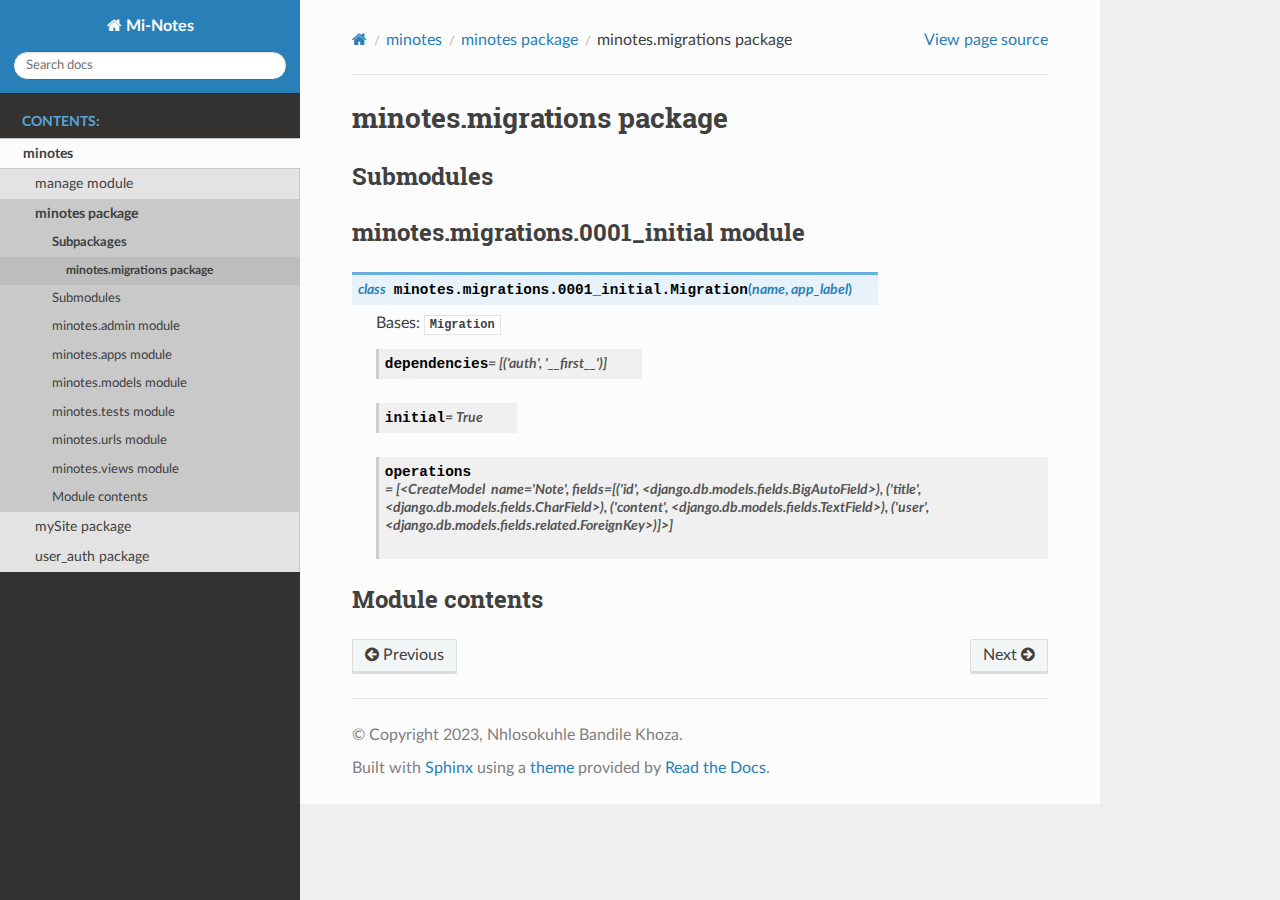
<file: docs/_build/html/minotes.migrations.html>
<!DOCTYPE html>
<html class="writer-html5" lang="en" >
<head>
  <meta charset="utf-8" /><meta name="generator" content="Docutils 0.18.1: http://docutils.sourceforge.net/" />

  <meta name="viewport" content="width=device-width, initial-scale=1.0" />
  <title>minotes.migrations package &mdash; Mi-Notes 1.0 documentation</title>
      <link rel="stylesheet" href="_static/pygments.css" type="text/css" />
      <link rel="stylesheet" href="_static/css/theme.css" type="text/css" />
  <!--[if lt IE 9]>
    <script src="_static/js/html5shiv.min.js"></script>
  <![endif]-->
  
        <script data-url_root="./" id="documentation_options" src="_static/documentation_options.js"></script>
        <script src="_static/doctools.js"></script>
        <script src="_static/sphinx_highlight.js"></script>
    <script src="_static/js/theme.js"></script>
    <link rel="index" title="Index" href="genindex.html" />
    <link rel="search" title="Search" href="search.html" />
    <link rel="next" title="mySite package" href="mySite.html" />
    <link rel="prev" title="minotes package" href="minotes.html" /> 
</head>

<body class="wy-body-for-nav"> 
  <div class="wy-grid-for-nav">
    <nav data-toggle="wy-nav-shift" class="wy-nav-side">
      <div class="wy-side-scroll">
        <div class="wy-side-nav-search" >

          
          
          <a href="index.html" class="icon icon-home">
            Mi-Notes
          </a>
<div role="search">
  <form id="rtd-search-form" class="wy-form" action="search.html" method="get">
    <input type="text" name="q" placeholder="Search docs" aria-label="Search docs" />
    <input type="hidden" name="check_keywords" value="yes" />
    <input type="hidden" name="area" value="default" />
  </form>
</div>
        </div><div class="wy-menu wy-menu-vertical" data-spy="affix" role="navigation" aria-label="Navigation menu">
              <p class="caption" role="heading"><span class="caption-text">Contents:</span></p>
<ul class="current">
<li class="toctree-l1 current"><a class="reference internal" href="modules.html">minotes</a><ul class="current">
<li class="toctree-l2"><a class="reference internal" href="manage.html">manage module</a></li>
<li class="toctree-l2 current"><a class="reference internal" href="minotes.html">minotes package</a><ul class="current">
<li class="toctree-l3 current"><a class="reference internal" href="minotes.html#subpackages">Subpackages</a><ul class="current">
<li class="toctree-l4 current"><a class="current reference internal" href="#">minotes.migrations package</a></li>
</ul>
</li>
<li class="toctree-l3"><a class="reference internal" href="minotes.html#submodules">Submodules</a></li>
<li class="toctree-l3"><a class="reference internal" href="minotes.html#module-minotes.admin">minotes.admin module</a></li>
<li class="toctree-l3"><a class="reference internal" href="minotes.html#module-minotes.apps">minotes.apps module</a></li>
<li class="toctree-l3"><a class="reference internal" href="minotes.html#module-minotes.models">minotes.models module</a></li>
<li class="toctree-l3"><a class="reference internal" href="minotes.html#module-minotes.tests">minotes.tests module</a></li>
<li class="toctree-l3"><a class="reference internal" href="minotes.html#module-minotes.urls">minotes.urls module</a></li>
<li class="toctree-l3"><a class="reference internal" href="minotes.html#module-minotes.views">minotes.views module</a></li>
<li class="toctree-l3"><a class="reference internal" href="minotes.html#module-minotes">Module contents</a></li>
</ul>
</li>
<li class="toctree-l2"><a class="reference internal" href="mySite.html">mySite package</a></li>
<li class="toctree-l2"><a class="reference internal" href="user_auth.html">user_auth package</a></li>
</ul>
</li>
</ul>

        </div>
      </div>
    </nav>

    <section data-toggle="wy-nav-shift" class="wy-nav-content-wrap"><nav class="wy-nav-top" aria-label="Mobile navigation menu" >
          <i data-toggle="wy-nav-top" class="fa fa-bars"></i>
          <a href="index.html">Mi-Notes</a>
      </nav>

      <div class="wy-nav-content">
        <div class="rst-content">
          <div role="navigation" aria-label="Page navigation">
  <ul class="wy-breadcrumbs">
      <li><a href="index.html" class="icon icon-home" aria-label="Home"></a></li>
          <li class="breadcrumb-item"><a href="modules.html">minotes</a></li>
          <li class="breadcrumb-item"><a href="minotes.html">minotes package</a></li>
      <li class="breadcrumb-item active">minotes.migrations package</li>
      <li class="wy-breadcrumbs-aside">
            <a href="_sources/minotes.migrations.rst.txt" rel="nofollow"> View page source</a>
      </li>
  </ul>
  <hr/>
</div>
          <div role="main" class="document" itemscope="itemscope" itemtype="http://schema.org/Article">
           <div itemprop="articleBody">
             
  <section id="minotes-migrations-package">
<h1>minotes.migrations package<a class="headerlink" href="#minotes-migrations-package" title="Permalink to this heading"></a></h1>
<section id="submodules">
<h2>Submodules<a class="headerlink" href="#submodules" title="Permalink to this heading"></a></h2>
</section>
<section id="module-minotes.migrations.0001_initial">
<span id="minotes-migrations-0001-initial-module"></span><h2>minotes.migrations.0001_initial module<a class="headerlink" href="#module-minotes.migrations.0001_initial" title="Permalink to this heading"></a></h2>
<dl class="py class">
<dt class="sig sig-object py" id="minotes.migrations.0001_initial.Migration">
<em class="property"><span class="pre">class</span><span class="w"> </span></em><span class="sig-prename descclassname"><span class="pre">minotes.migrations.0001_initial.</span></span><span class="sig-name descname"><span class="pre">Migration</span></span><span class="sig-paren">(</span><em class="sig-param"><span class="n"><span class="pre">name</span></span></em>, <em class="sig-param"><span class="n"><span class="pre">app_label</span></span></em><span class="sig-paren">)</span><a class="headerlink" href="#minotes.migrations.0001_initial.Migration" title="Permalink to this definition"></a></dt>
<dd><p>Bases: <code class="xref py py-class docutils literal notranslate"><span class="pre">Migration</span></code></p>
<dl class="py attribute">
<dt class="sig sig-object py" id="minotes.migrations.0001_initial.Migration.dependencies">
<span class="sig-name descname"><span class="pre">dependencies</span></span><em class="property"><span class="w"> </span><span class="p"><span class="pre">=</span></span><span class="w"> </span><span class="pre">[('auth',</span> <span class="pre">'__first__')]</span></em><a class="headerlink" href="#minotes.migrations.0001_initial.Migration.dependencies" title="Permalink to this definition"></a></dt>
<dd></dd></dl>

<dl class="py attribute">
<dt class="sig sig-object py" id="minotes.migrations.0001_initial.Migration.initial">
<span class="sig-name descname"><span class="pre">initial</span></span><em class="property"><span class="w"> </span><span class="p"><span class="pre">=</span></span><span class="w"> </span><span class="pre">True</span></em><a class="headerlink" href="#minotes.migrations.0001_initial.Migration.initial" title="Permalink to this definition"></a></dt>
<dd></dd></dl>

<dl class="py attribute">
<dt class="sig sig-object py" id="minotes.migrations.0001_initial.Migration.operations">
<span class="sig-name descname"><span class="pre">operations</span></span><em class="property"><span class="w"> </span><span class="p"><span class="pre">=</span></span><span class="w"> </span><span class="pre">[&lt;CreateModel</span>&#160; <span class="pre">name='Note',</span> <span class="pre">fields=[('id',</span> <span class="pre">&lt;django.db.models.fields.BigAutoField&gt;),</span> <span class="pre">('title',</span> <span class="pre">&lt;django.db.models.fields.CharField&gt;),</span> <span class="pre">('content',</span> <span class="pre">&lt;django.db.models.fields.TextField&gt;),</span> <span class="pre">('user',</span> <span class="pre">&lt;django.db.models.fields.related.ForeignKey&gt;)]&gt;]</span></em><a class="headerlink" href="#minotes.migrations.0001_initial.Migration.operations" title="Permalink to this definition"></a></dt>
<dd></dd></dl>

</dd></dl>

</section>
<section id="module-minotes.migrations">
<span id="module-contents"></span><h2>Module contents<a class="headerlink" href="#module-minotes.migrations" title="Permalink to this heading"></a></h2>
</section>
</section>


           </div>
          </div>
          <footer><div class="rst-footer-buttons" role="navigation" aria-label="Footer">
        <a href="minotes.html" class="btn btn-neutral float-left" title="minotes package" accesskey="p" rel="prev"><span class="fa fa-arrow-circle-left" aria-hidden="true"></span> Previous</a>
        <a href="mySite.html" class="btn btn-neutral float-right" title="mySite package" accesskey="n" rel="next">Next <span class="fa fa-arrow-circle-right" aria-hidden="true"></span></a>
    </div>

  <hr/>

  <div role="contentinfo">
    <p>&#169; Copyright 2023, Nhlosokuhle Bandile Khoza.</p>
  </div>

  Built with <a href="https://www.sphinx-doc.org/">Sphinx</a> using a
    <a href="https://github.com/readthedocs/sphinx_rtd_theme">theme</a>
    provided by <a href="https://readthedocs.org">Read the Docs</a>.
   

</footer>
        </div>
      </div>
    </section>
  </div>
  <script>
      jQuery(function () {
          SphinxRtdTheme.Navigation.enable(true);
      });
  </script> 

</body>
</html>
</file>
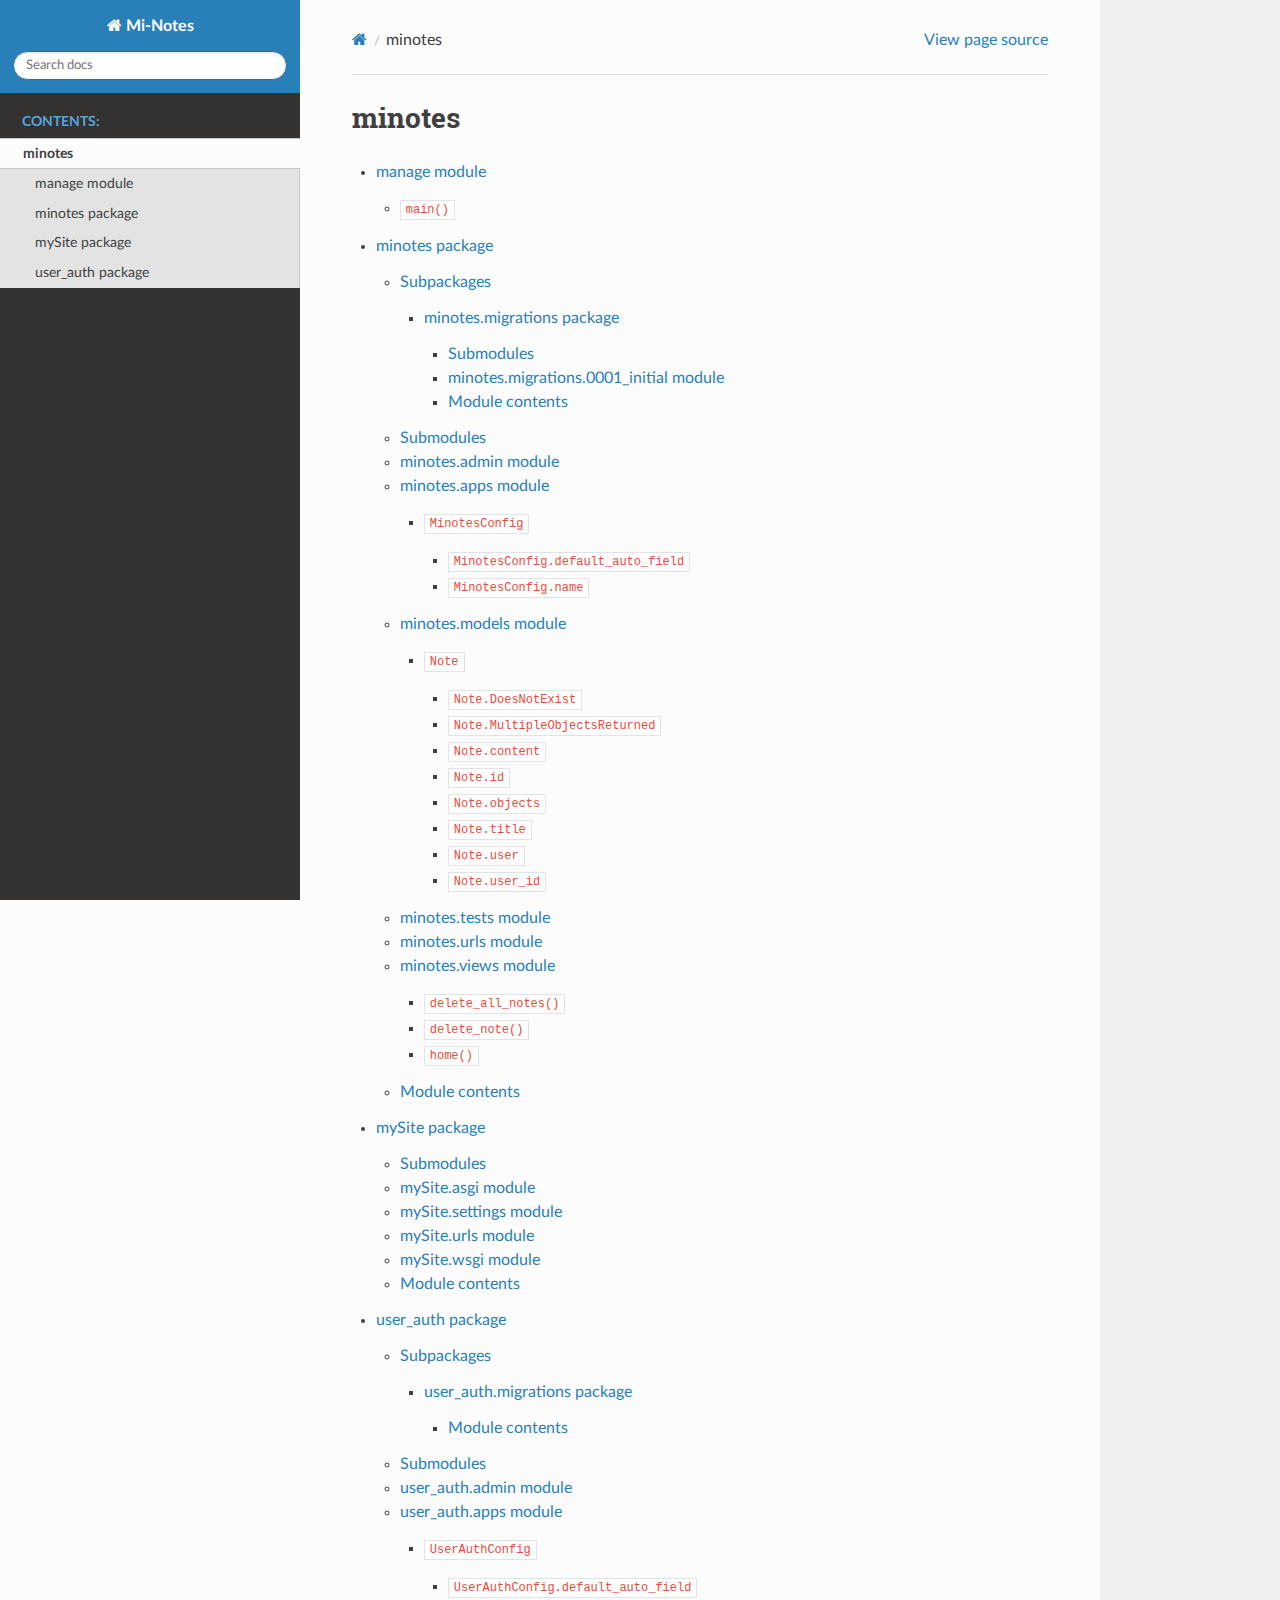
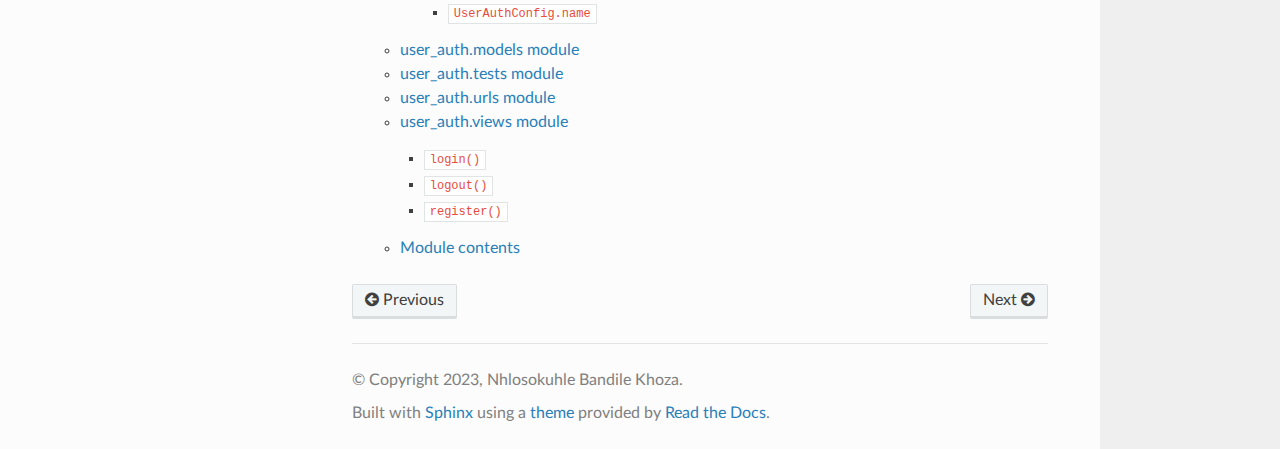
<file: docs/_build/html/modules.html>
<!DOCTYPE html>
<html class="writer-html5" lang="en" >
<head>
  <meta charset="utf-8" /><meta name="generator" content="Docutils 0.18.1: http://docutils.sourceforge.net/" />

  <meta name="viewport" content="width=device-width, initial-scale=1.0" />
  <title>minotes &mdash; Mi-Notes 1.0 documentation</title>
      <link rel="stylesheet" href="_static/pygments.css" type="text/css" />
      <link rel="stylesheet" href="_static/css/theme.css" type="text/css" />
  <!--[if lt IE 9]>
    <script src="_static/js/html5shiv.min.js"></script>
  <![endif]-->
  
        <script data-url_root="./" id="documentation_options" src="_static/documentation_options.js"></script>
        <script src="_static/doctools.js"></script>
        <script src="_static/sphinx_highlight.js"></script>
    <script src="_static/js/theme.js"></script>
    <link rel="index" title="Index" href="genindex.html" />
    <link rel="search" title="Search" href="search.html" />
    <link rel="next" title="manage module" href="manage.html" />
    <link rel="prev" title="Welcome to Mi-Notes’s documentation!" href="index.html" /> 
</head>

<body class="wy-body-for-nav"> 
  <div class="wy-grid-for-nav">
    <nav data-toggle="wy-nav-shift" class="wy-nav-side">
      <div class="wy-side-scroll">
        <div class="wy-side-nav-search" >

          
          
          <a href="index.html" class="icon icon-home">
            Mi-Notes
          </a>
<div role="search">
  <form id="rtd-search-form" class="wy-form" action="search.html" method="get">
    <input type="text" name="q" placeholder="Search docs" aria-label="Search docs" />
    <input type="hidden" name="check_keywords" value="yes" />
    <input type="hidden" name="area" value="default" />
  </form>
</div>
        </div><div class="wy-menu wy-menu-vertical" data-spy="affix" role="navigation" aria-label="Navigation menu">
              <p class="caption" role="heading"><span class="caption-text">Contents:</span></p>
<ul class="current">
<li class="toctree-l1 current"><a class="current reference internal" href="#">minotes</a><ul>
<li class="toctree-l2"><a class="reference internal" href="manage.html">manage module</a></li>
<li class="toctree-l2"><a class="reference internal" href="minotes.html">minotes package</a></li>
<li class="toctree-l2"><a class="reference internal" href="mySite.html">mySite package</a></li>
<li class="toctree-l2"><a class="reference internal" href="user_auth.html">user_auth package</a></li>
</ul>
</li>
</ul>

        </div>
      </div>
    </nav>

    <section data-toggle="wy-nav-shift" class="wy-nav-content-wrap"><nav class="wy-nav-top" aria-label="Mobile navigation menu" >
          <i data-toggle="wy-nav-top" class="fa fa-bars"></i>
          <a href="index.html">Mi-Notes</a>
      </nav>

      <div class="wy-nav-content">
        <div class="rst-content">
          <div role="navigation" aria-label="Page navigation">
  <ul class="wy-breadcrumbs">
      <li><a href="index.html" class="icon icon-home" aria-label="Home"></a></li>
      <li class="breadcrumb-item active">minotes</li>
      <li class="wy-breadcrumbs-aside">
            <a href="_sources/modules.rst.txt" rel="nofollow"> View page source</a>
      </li>
  </ul>
  <hr/>
</div>
          <div role="main" class="document" itemscope="itemscope" itemtype="http://schema.org/Article">
           <div itemprop="articleBody">
             
  <section id="minotes">
<h1>minotes<a class="headerlink" href="#minotes" title="Permalink to this heading"></a></h1>
<div class="toctree-wrapper compound">
<ul>
<li class="toctree-l1"><a class="reference internal" href="manage.html">manage module</a><ul>
<li class="toctree-l2"><a class="reference internal" href="manage.html#manage.main"><code class="docutils literal notranslate"><span class="pre">main()</span></code></a></li>
</ul>
</li>
<li class="toctree-l1"><a class="reference internal" href="minotes.html">minotes package</a><ul>
<li class="toctree-l2"><a class="reference internal" href="minotes.html#subpackages">Subpackages</a><ul>
<li class="toctree-l3"><a class="reference internal" href="minotes.migrations.html">minotes.migrations package</a><ul>
<li class="toctree-l4"><a class="reference internal" href="minotes.migrations.html#submodules">Submodules</a></li>
<li class="toctree-l4"><a class="reference internal" href="minotes.migrations.html#module-minotes.migrations.0001_initial">minotes.migrations.0001_initial module</a></li>
<li class="toctree-l4"><a class="reference internal" href="minotes.migrations.html#module-minotes.migrations">Module contents</a></li>
</ul>
</li>
</ul>
</li>
<li class="toctree-l2"><a class="reference internal" href="minotes.html#submodules">Submodules</a></li>
<li class="toctree-l2"><a class="reference internal" href="minotes.html#module-minotes.admin">minotes.admin module</a></li>
<li class="toctree-l2"><a class="reference internal" href="minotes.html#module-minotes.apps">minotes.apps module</a><ul>
<li class="toctree-l3"><a class="reference internal" href="minotes.html#minotes.apps.MinotesConfig"><code class="docutils literal notranslate"><span class="pre">MinotesConfig</span></code></a><ul>
<li class="toctree-l4"><a class="reference internal" href="minotes.html#minotes.apps.MinotesConfig.default_auto_field"><code class="docutils literal notranslate"><span class="pre">MinotesConfig.default_auto_field</span></code></a></li>
<li class="toctree-l4"><a class="reference internal" href="minotes.html#minotes.apps.MinotesConfig.name"><code class="docutils literal notranslate"><span class="pre">MinotesConfig.name</span></code></a></li>
</ul>
</li>
</ul>
</li>
<li class="toctree-l2"><a class="reference internal" href="minotes.html#module-minotes.models">minotes.models module</a><ul>
<li class="toctree-l3"><a class="reference internal" href="minotes.html#minotes.models.Note"><code class="docutils literal notranslate"><span class="pre">Note</span></code></a><ul>
<li class="toctree-l4"><a class="reference internal" href="minotes.html#minotes.models.Note.DoesNotExist"><code class="docutils literal notranslate"><span class="pre">Note.DoesNotExist</span></code></a></li>
<li class="toctree-l4"><a class="reference internal" href="minotes.html#minotes.models.Note.MultipleObjectsReturned"><code class="docutils literal notranslate"><span class="pre">Note.MultipleObjectsReturned</span></code></a></li>
<li class="toctree-l4"><a class="reference internal" href="minotes.html#minotes.models.Note.content"><code class="docutils literal notranslate"><span class="pre">Note.content</span></code></a></li>
<li class="toctree-l4"><a class="reference internal" href="minotes.html#minotes.models.Note.id"><code class="docutils literal notranslate"><span class="pre">Note.id</span></code></a></li>
<li class="toctree-l4"><a class="reference internal" href="minotes.html#minotes.models.Note.objects"><code class="docutils literal notranslate"><span class="pre">Note.objects</span></code></a></li>
<li class="toctree-l4"><a class="reference internal" href="minotes.html#minotes.models.Note.title"><code class="docutils literal notranslate"><span class="pre">Note.title</span></code></a></li>
<li class="toctree-l4"><a class="reference internal" href="minotes.html#minotes.models.Note.user"><code class="docutils literal notranslate"><span class="pre">Note.user</span></code></a></li>
<li class="toctree-l4"><a class="reference internal" href="minotes.html#minotes.models.Note.user_id"><code class="docutils literal notranslate"><span class="pre">Note.user_id</span></code></a></li>
</ul>
</li>
</ul>
</li>
<li class="toctree-l2"><a class="reference internal" href="minotes.html#module-minotes.tests">minotes.tests module</a></li>
<li class="toctree-l2"><a class="reference internal" href="minotes.html#module-minotes.urls">minotes.urls module</a></li>
<li class="toctree-l2"><a class="reference internal" href="minotes.html#module-minotes.views">minotes.views module</a><ul>
<li class="toctree-l3"><a class="reference internal" href="minotes.html#minotes.views.delete_all_notes"><code class="docutils literal notranslate"><span class="pre">delete_all_notes()</span></code></a></li>
<li class="toctree-l3"><a class="reference internal" href="minotes.html#minotes.views.delete_note"><code class="docutils literal notranslate"><span class="pre">delete_note()</span></code></a></li>
<li class="toctree-l3"><a class="reference internal" href="minotes.html#minotes.views.home"><code class="docutils literal notranslate"><span class="pre">home()</span></code></a></li>
</ul>
</li>
<li class="toctree-l2"><a class="reference internal" href="minotes.html#module-minotes">Module contents</a></li>
</ul>
</li>
<li class="toctree-l1"><a class="reference internal" href="mySite.html">mySite package</a><ul>
<li class="toctree-l2"><a class="reference internal" href="mySite.html#submodules">Submodules</a></li>
<li class="toctree-l2"><a class="reference internal" href="mySite.html#module-mySite.asgi">mySite.asgi module</a></li>
<li class="toctree-l2"><a class="reference internal" href="mySite.html#module-mySite.settings">mySite.settings module</a></li>
<li class="toctree-l2"><a class="reference internal" href="mySite.html#module-mySite.urls">mySite.urls module</a></li>
<li class="toctree-l2"><a class="reference internal" href="mySite.html#module-mySite.wsgi">mySite.wsgi module</a></li>
<li class="toctree-l2"><a class="reference internal" href="mySite.html#module-mySite">Module contents</a></li>
</ul>
</li>
<li class="toctree-l1"><a class="reference internal" href="user_auth.html">user_auth package</a><ul>
<li class="toctree-l2"><a class="reference internal" href="user_auth.html#subpackages">Subpackages</a><ul>
<li class="toctree-l3"><a class="reference internal" href="user_auth.migrations.html">user_auth.migrations package</a><ul>
<li class="toctree-l4"><a class="reference internal" href="user_auth.migrations.html#module-user_auth.migrations">Module contents</a></li>
</ul>
</li>
</ul>
</li>
<li class="toctree-l2"><a class="reference internal" href="user_auth.html#submodules">Submodules</a></li>
<li class="toctree-l2"><a class="reference internal" href="user_auth.html#module-user_auth.admin">user_auth.admin module</a></li>
<li class="toctree-l2"><a class="reference internal" href="user_auth.html#module-user_auth.apps">user_auth.apps module</a><ul>
<li class="toctree-l3"><a class="reference internal" href="user_auth.html#user_auth.apps.UserAuthConfig"><code class="docutils literal notranslate"><span class="pre">UserAuthConfig</span></code></a><ul>
<li class="toctree-l4"><a class="reference internal" href="user_auth.html#user_auth.apps.UserAuthConfig.default_auto_field"><code class="docutils literal notranslate"><span class="pre">UserAuthConfig.default_auto_field</span></code></a></li>
<li class="toctree-l4"><a class="reference internal" href="user_auth.html#user_auth.apps.UserAuthConfig.name"><code class="docutils literal notranslate"><span class="pre">UserAuthConfig.name</span></code></a></li>
</ul>
</li>
</ul>
</li>
<li class="toctree-l2"><a class="reference internal" href="user_auth.html#module-user_auth.models">user_auth.models module</a></li>
<li class="toctree-l2"><a class="reference internal" href="user_auth.html#module-user_auth.tests">user_auth.tests module</a></li>
<li class="toctree-l2"><a class="reference internal" href="user_auth.html#module-user_auth.urls">user_auth.urls module</a></li>
<li class="toctree-l2"><a class="reference internal" href="user_auth.html#module-user_auth.views">user_auth.views module</a><ul>
<li class="toctree-l3"><a class="reference internal" href="user_auth.html#user_auth.views.login"><code class="docutils literal notranslate"><span class="pre">login()</span></code></a></li>
<li class="toctree-l3"><a class="reference internal" href="user_auth.html#user_auth.views.logout"><code class="docutils literal notranslate"><span class="pre">logout()</span></code></a></li>
<li class="toctree-l3"><a class="reference internal" href="user_auth.html#user_auth.views.register"><code class="docutils literal notranslate"><span class="pre">register()</span></code></a></li>
</ul>
</li>
<li class="toctree-l2"><a class="reference internal" href="user_auth.html#module-user_auth">Module contents</a></li>
</ul>
</li>
</ul>
</div>
</section>


           </div>
          </div>
          <footer><div class="rst-footer-buttons" role="navigation" aria-label="Footer">
        <a href="index.html" class="btn btn-neutral float-left" title="Welcome to Mi-Notes’s documentation!" accesskey="p" rel="prev"><span class="fa fa-arrow-circle-left" aria-hidden="true"></span> Previous</a>
        <a href="manage.html" class="btn btn-neutral float-right" title="manage module" accesskey="n" rel="next">Next <span class="fa fa-arrow-circle-right" aria-hidden="true"></span></a>
    </div>

  <hr/>

  <div role="contentinfo">
    <p>&#169; Copyright 2023, Nhlosokuhle Bandile Khoza.</p>
  </div>

  Built with <a href="https://www.sphinx-doc.org/">Sphinx</a> using a
    <a href="https://github.com/readthedocs/sphinx_rtd_theme">theme</a>
    provided by <a href="https://readthedocs.org">Read the Docs</a>.
   

</footer>
        </div>
      </div>
    </section>
  </div>
  <script>
      jQuery(function () {
          SphinxRtdTheme.Navigation.enable(true);
      });
  </script> 

</body>
</html>
</file>
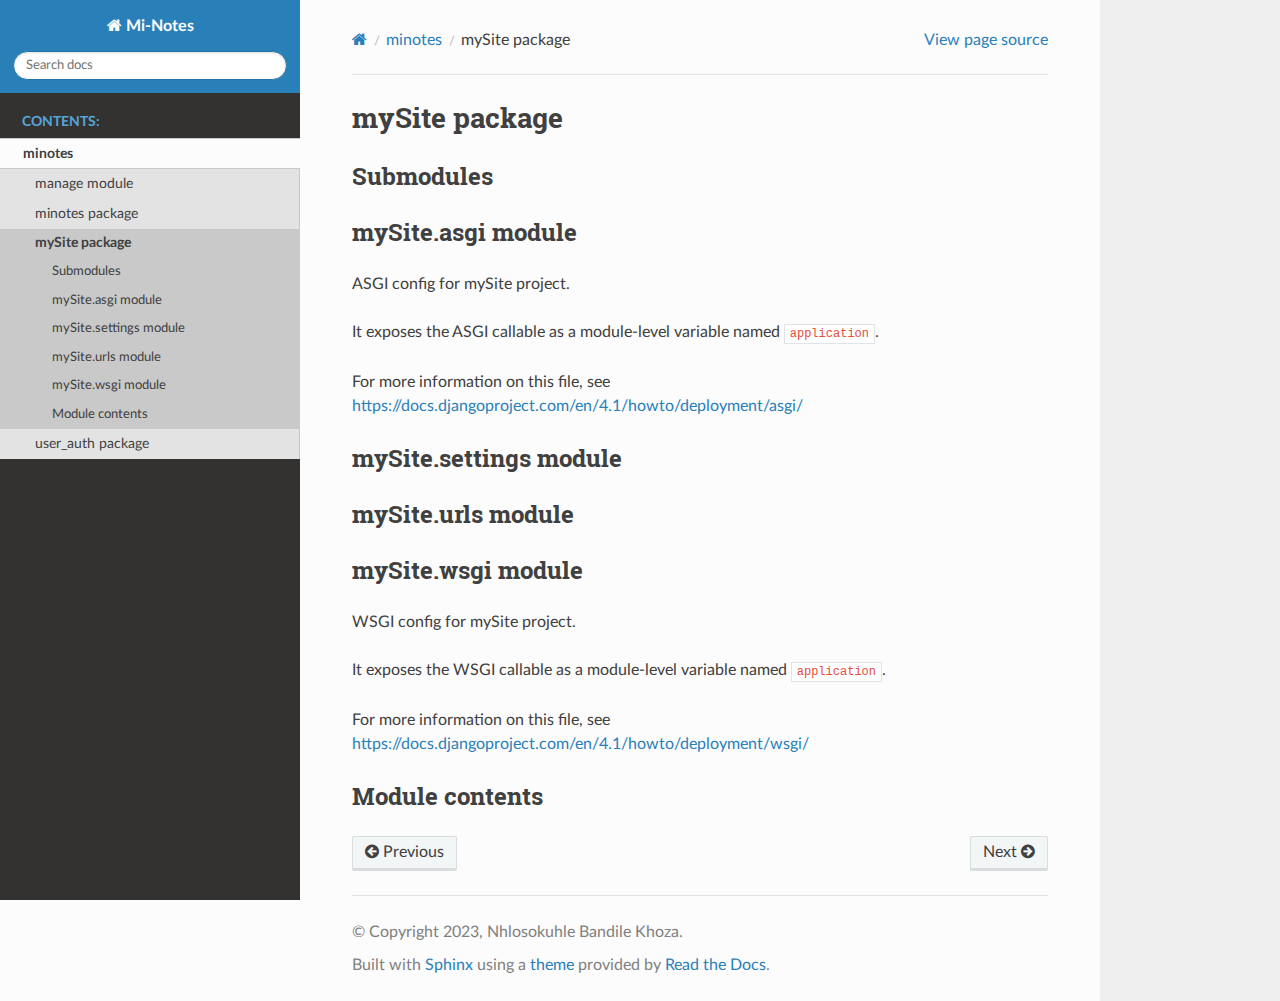
<file: docs/_build/html/mySite.html>
<!DOCTYPE html>
<html class="writer-html5" lang="en" >
<head>
  <meta charset="utf-8" /><meta name="generator" content="Docutils 0.18.1: http://docutils.sourceforge.net/" />

  <meta name="viewport" content="width=device-width, initial-scale=1.0" />
  <title>mySite package &mdash; Mi-Notes 1.0 documentation</title>
      <link rel="stylesheet" href="_static/pygments.css" type="text/css" />
      <link rel="stylesheet" href="_static/css/theme.css" type="text/css" />
  <!--[if lt IE 9]>
    <script src="_static/js/html5shiv.min.js"></script>
  <![endif]-->
  
        <script data-url_root="./" id="documentation_options" src="_static/documentation_options.js"></script>
        <script src="_static/doctools.js"></script>
        <script src="_static/sphinx_highlight.js"></script>
    <script src="_static/js/theme.js"></script>
    <link rel="index" title="Index" href="genindex.html" />
    <link rel="search" title="Search" href="search.html" />
    <link rel="next" title="user_auth package" href="user_auth.html" />
    <link rel="prev" title="minotes.migrations package" href="minotes.migrations.html" /> 
</head>

<body class="wy-body-for-nav"> 
  <div class="wy-grid-for-nav">
    <nav data-toggle="wy-nav-shift" class="wy-nav-side">
      <div class="wy-side-scroll">
        <div class="wy-side-nav-search" >

          
          
          <a href="index.html" class="icon icon-home">
            Mi-Notes
          </a>
<div role="search">
  <form id="rtd-search-form" class="wy-form" action="search.html" method="get">
    <input type="text" name="q" placeholder="Search docs" aria-label="Search docs" />
    <input type="hidden" name="check_keywords" value="yes" />
    <input type="hidden" name="area" value="default" />
  </form>
</div>
        </div><div class="wy-menu wy-menu-vertical" data-spy="affix" role="navigation" aria-label="Navigation menu">
              <p class="caption" role="heading"><span class="caption-text">Contents:</span></p>
<ul class="current">
<li class="toctree-l1 current"><a class="reference internal" href="modules.html">minotes</a><ul class="current">
<li class="toctree-l2"><a class="reference internal" href="manage.html">manage module</a></li>
<li class="toctree-l2"><a class="reference internal" href="minotes.html">minotes package</a></li>
<li class="toctree-l2 current"><a class="current reference internal" href="#">mySite package</a><ul>
<li class="toctree-l3"><a class="reference internal" href="#submodules">Submodules</a></li>
<li class="toctree-l3"><a class="reference internal" href="#module-mySite.asgi">mySite.asgi module</a></li>
<li class="toctree-l3"><a class="reference internal" href="#module-mySite.settings">mySite.settings module</a></li>
<li class="toctree-l3"><a class="reference internal" href="#module-mySite.urls">mySite.urls module</a></li>
<li class="toctree-l3"><a class="reference internal" href="#module-mySite.wsgi">mySite.wsgi module</a></li>
<li class="toctree-l3"><a class="reference internal" href="#module-mySite">Module contents</a></li>
</ul>
</li>
<li class="toctree-l2"><a class="reference internal" href="user_auth.html">user_auth package</a></li>
</ul>
</li>
</ul>

        </div>
      </div>
    </nav>

    <section data-toggle="wy-nav-shift" class="wy-nav-content-wrap"><nav class="wy-nav-top" aria-label="Mobile navigation menu" >
          <i data-toggle="wy-nav-top" class="fa fa-bars"></i>
          <a href="index.html">Mi-Notes</a>
      </nav>

      <div class="wy-nav-content">
        <div class="rst-content">
          <div role="navigation" aria-label="Page navigation">
  <ul class="wy-breadcrumbs">
      <li><a href="index.html" class="icon icon-home" aria-label="Home"></a></li>
          <li class="breadcrumb-item"><a href="modules.html">minotes</a></li>
      <li class="breadcrumb-item active">mySite package</li>
      <li class="wy-breadcrumbs-aside">
            <a href="_sources/mySite.rst.txt" rel="nofollow"> View page source</a>
      </li>
  </ul>
  <hr/>
</div>
          <div role="main" class="document" itemscope="itemscope" itemtype="http://schema.org/Article">
           <div itemprop="articleBody">
             
  <section id="mysite-package">
<h1>mySite package<a class="headerlink" href="#mysite-package" title="Permalink to this heading"></a></h1>
<section id="submodules">
<h2>Submodules<a class="headerlink" href="#submodules" title="Permalink to this heading"></a></h2>
</section>
<section id="module-mySite.asgi">
<span id="mysite-asgi-module"></span><h2>mySite.asgi module<a class="headerlink" href="#module-mySite.asgi" title="Permalink to this heading"></a></h2>
<p>ASGI config for mySite project.</p>
<p>It exposes the ASGI callable as a module-level variable named <code class="docutils literal notranslate"><span class="pre">application</span></code>.</p>
<p>For more information on this file, see
<a class="reference external" href="https://docs.djangoproject.com/en/4.1/howto/deployment/asgi/">https://docs.djangoproject.com/en/4.1/howto/deployment/asgi/</a></p>
</section>
<section id="module-mySite.settings">
<span id="mysite-settings-module"></span><h2>mySite.settings module<a class="headerlink" href="#module-mySite.settings" title="Permalink to this heading"></a></h2>
</section>
<section id="module-mySite.urls">
<span id="mysite-urls-module"></span><h2>mySite.urls module<a class="headerlink" href="#module-mySite.urls" title="Permalink to this heading"></a></h2>
</section>
<section id="module-mySite.wsgi">
<span id="mysite-wsgi-module"></span><h2>mySite.wsgi module<a class="headerlink" href="#module-mySite.wsgi" title="Permalink to this heading"></a></h2>
<p>WSGI config for mySite project.</p>
<p>It exposes the WSGI callable as a module-level variable named <code class="docutils literal notranslate"><span class="pre">application</span></code>.</p>
<p>For more information on this file, see
<a class="reference external" href="https://docs.djangoproject.com/en/4.1/howto/deployment/wsgi/">https://docs.djangoproject.com/en/4.1/howto/deployment/wsgi/</a></p>
</section>
<section id="module-mySite">
<span id="module-contents"></span><h2>Module contents<a class="headerlink" href="#module-mySite" title="Permalink to this heading"></a></h2>
</section>
</section>


           </div>
          </div>
          <footer><div class="rst-footer-buttons" role="navigation" aria-label="Footer">
        <a href="minotes.migrations.html" class="btn btn-neutral float-left" title="minotes.migrations package" accesskey="p" rel="prev"><span class="fa fa-arrow-circle-left" aria-hidden="true"></span> Previous</a>
        <a href="user_auth.html" class="btn btn-neutral float-right" title="user_auth package" accesskey="n" rel="next">Next <span class="fa fa-arrow-circle-right" aria-hidden="true"></span></a>
    </div>

  <hr/>

  <div role="contentinfo">
    <p>&#169; Copyright 2023, Nhlosokuhle Bandile Khoza.</p>
  </div>

  Built with <a href="https://www.sphinx-doc.org/">Sphinx</a> using a
    <a href="https://github.com/readthedocs/sphinx_rtd_theme">theme</a>
    provided by <a href="https://readthedocs.org">Read the Docs</a>.
   

</footer>
        </div>
      </div>
    </section>
  </div>
  <script>
      jQuery(function () {
          SphinxRtdTheme.Navigation.enable(true);
      });
  </script> 

</body>
</html>
</file>
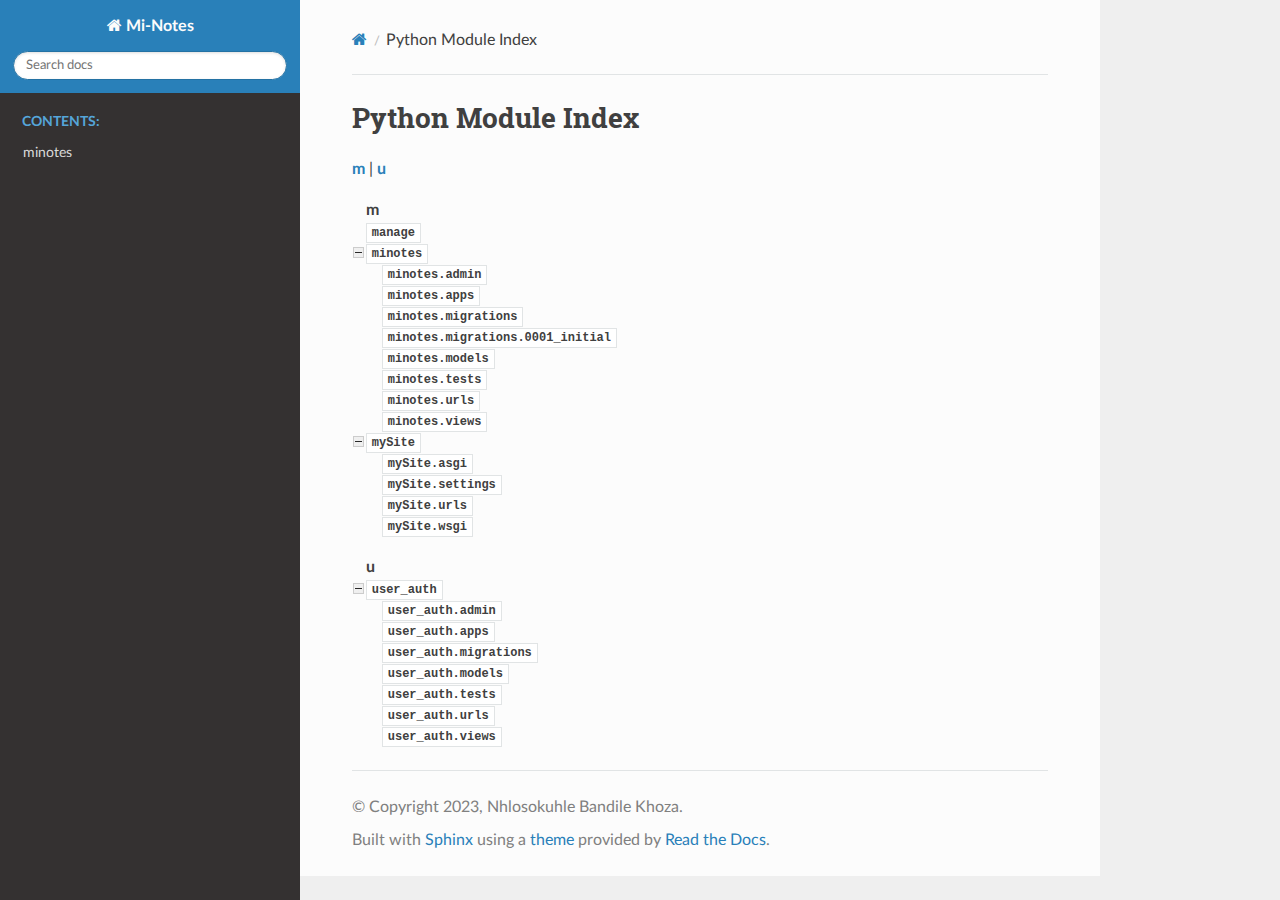
<file: docs/_build/html/py-modindex.html>
<!DOCTYPE html>
<html class="writer-html5" lang="en" >
<head>
  <meta charset="utf-8" />
  <meta name="viewport" content="width=device-width, initial-scale=1.0" />
  <title>Python Module Index &mdash; Mi-Notes 1.0 documentation</title>
      <link rel="stylesheet" href="_static/pygments.css" type="text/css" />
      <link rel="stylesheet" href="_static/css/theme.css" type="text/css" />
  <!--[if lt IE 9]>
    <script src="_static/js/html5shiv.min.js"></script>
  <![endif]-->
  
        <script data-url_root="./" id="documentation_options" src="_static/documentation_options.js"></script>
        <script src="_static/doctools.js"></script>
        <script src="_static/sphinx_highlight.js"></script>
    <script src="_static/js/theme.js"></script>
    <link rel="index" title="Index" href="genindex.html" />
    <link rel="search" title="Search" href="search.html" />
 


</head>

<body class="wy-body-for-nav"> 
  <div class="wy-grid-for-nav">
    <nav data-toggle="wy-nav-shift" class="wy-nav-side">
      <div class="wy-side-scroll">
        <div class="wy-side-nav-search" >

          
          
          <a href="index.html" class="icon icon-home">
            Mi-Notes
          </a>
<div role="search">
  <form id="rtd-search-form" class="wy-form" action="search.html" method="get">
    <input type="text" name="q" placeholder="Search docs" aria-label="Search docs" />
    <input type="hidden" name="check_keywords" value="yes" />
    <input type="hidden" name="area" value="default" />
  </form>
</div>
        </div><div class="wy-menu wy-menu-vertical" data-spy="affix" role="navigation" aria-label="Navigation menu">
              <p class="caption" role="heading"><span class="caption-text">Contents:</span></p>
<ul>
<li class="toctree-l1"><a class="reference internal" href="modules.html">minotes</a></li>
</ul>

        </div>
      </div>
    </nav>

    <section data-toggle="wy-nav-shift" class="wy-nav-content-wrap"><nav class="wy-nav-top" aria-label="Mobile navigation menu" >
          <i data-toggle="wy-nav-top" class="fa fa-bars"></i>
          <a href="index.html">Mi-Notes</a>
      </nav>

      <div class="wy-nav-content">
        <div class="rst-content">
          <div role="navigation" aria-label="Page navigation">
  <ul class="wy-breadcrumbs">
      <li><a href="index.html" class="icon icon-home" aria-label="Home"></a></li>
      <li class="breadcrumb-item active">Python Module Index</li>
      <li class="wy-breadcrumbs-aside">
      </li>
  </ul>
  <hr/>
</div>
          <div role="main" class="document" itemscope="itemscope" itemtype="http://schema.org/Article">
           <div itemprop="articleBody">
             

   <h1>Python Module Index</h1>

   <div class="modindex-jumpbox">
   <a href="#cap-m"><strong>m</strong></a> | 
   <a href="#cap-u"><strong>u</strong></a>
   </div>

   <table class="indextable modindextable">
     <tr class="pcap"><td></td><td>&#160;</td><td></td></tr>
     <tr class="cap" id="cap-m"><td></td><td>
       <strong>m</strong></td><td></td></tr>
     <tr>
       <td></td>
       <td>
       <a href="manage.html#module-manage"><code class="xref">manage</code></a></td><td>
       <em></em></td></tr>
     <tr>
       <td><img src="_static/minus.png" class="toggler"
              id="toggle-1" style="display: none" alt="-" /></td>
       <td>
       <a href="minotes.html#module-minotes"><code class="xref">minotes</code></a></td><td>
       <em></em></td></tr>
     <tr class="cg-1">
       <td></td>
       <td>&#160;&#160;&#160;
       <a href="minotes.html#module-minotes.admin"><code class="xref">minotes.admin</code></a></td><td>
       <em></em></td></tr>
     <tr class="cg-1">
       <td></td>
       <td>&#160;&#160;&#160;
       <a href="minotes.html#module-minotes.apps"><code class="xref">minotes.apps</code></a></td><td>
       <em></em></td></tr>
     <tr class="cg-1">
       <td></td>
       <td>&#160;&#160;&#160;
       <a href="minotes.migrations.html#module-minotes.migrations"><code class="xref">minotes.migrations</code></a></td><td>
       <em></em></td></tr>
     <tr class="cg-1">
       <td></td>
       <td>&#160;&#160;&#160;
       <a href="minotes.migrations.html#module-minotes.migrations.0001_initial"><code class="xref">minotes.migrations.0001_initial</code></a></td><td>
       <em></em></td></tr>
     <tr class="cg-1">
       <td></td>
       <td>&#160;&#160;&#160;
       <a href="minotes.html#module-minotes.models"><code class="xref">minotes.models</code></a></td><td>
       <em></em></td></tr>
     <tr class="cg-1">
       <td></td>
       <td>&#160;&#160;&#160;
       <a href="minotes.html#module-minotes.tests"><code class="xref">minotes.tests</code></a></td><td>
       <em></em></td></tr>
     <tr class="cg-1">
       <td></td>
       <td>&#160;&#160;&#160;
       <a href="minotes.html#module-minotes.urls"><code class="xref">minotes.urls</code></a></td><td>
       <em></em></td></tr>
     <tr class="cg-1">
       <td></td>
       <td>&#160;&#160;&#160;
       <a href="minotes.html#module-minotes.views"><code class="xref">minotes.views</code></a></td><td>
       <em></em></td></tr>
     <tr>
       <td><img src="_static/minus.png" class="toggler"
              id="toggle-2" style="display: none" alt="-" /></td>
       <td>
       <a href="mySite.html#module-mySite"><code class="xref">mySite</code></a></td><td>
       <em></em></td></tr>
     <tr class="cg-2">
       <td></td>
       <td>&#160;&#160;&#160;
       <a href="mySite.html#module-mySite.asgi"><code class="xref">mySite.asgi</code></a></td><td>
       <em></em></td></tr>
     <tr class="cg-2">
       <td></td>
       <td>&#160;&#160;&#160;
       <a href="mySite.html#module-mySite.settings"><code class="xref">mySite.settings</code></a></td><td>
       <em></em></td></tr>
     <tr class="cg-2">
       <td></td>
       <td>&#160;&#160;&#160;
       <a href="mySite.html#module-mySite.urls"><code class="xref">mySite.urls</code></a></td><td>
       <em></em></td></tr>
     <tr class="cg-2">
       <td></td>
       <td>&#160;&#160;&#160;
       <a href="mySite.html#module-mySite.wsgi"><code class="xref">mySite.wsgi</code></a></td><td>
       <em></em></td></tr>
     <tr class="pcap"><td></td><td>&#160;</td><td></td></tr>
     <tr class="cap" id="cap-u"><td></td><td>
       <strong>u</strong></td><td></td></tr>
     <tr>
       <td><img src="_static/minus.png" class="toggler"
              id="toggle-3" style="display: none" alt="-" /></td>
       <td>
       <a href="user_auth.html#module-user_auth"><code class="xref">user_auth</code></a></td><td>
       <em></em></td></tr>
     <tr class="cg-3">
       <td></td>
       <td>&#160;&#160;&#160;
       <a href="user_auth.html#module-user_auth.admin"><code class="xref">user_auth.admin</code></a></td><td>
       <em></em></td></tr>
     <tr class="cg-3">
       <td></td>
       <td>&#160;&#160;&#160;
       <a href="user_auth.html#module-user_auth.apps"><code class="xref">user_auth.apps</code></a></td><td>
       <em></em></td></tr>
     <tr class="cg-3">
       <td></td>
       <td>&#160;&#160;&#160;
       <a href="user_auth.migrations.html#module-user_auth.migrations"><code class="xref">user_auth.migrations</code></a></td><td>
       <em></em></td></tr>
     <tr class="cg-3">
       <td></td>
       <td>&#160;&#160;&#160;
       <a href="user_auth.html#module-user_auth.models"><code class="xref">user_auth.models</code></a></td><td>
       <em></em></td></tr>
     <tr class="cg-3">
       <td></td>
       <td>&#160;&#160;&#160;
       <a href="user_auth.html#module-user_auth.tests"><code class="xref">user_auth.tests</code></a></td><td>
       <em></em></td></tr>
     <tr class="cg-3">
       <td></td>
       <td>&#160;&#160;&#160;
       <a href="user_auth.html#module-user_auth.urls"><code class="xref">user_auth.urls</code></a></td><td>
       <em></em></td></tr>
     <tr class="cg-3">
       <td></td>
       <td>&#160;&#160;&#160;
       <a href="user_auth.html#module-user_auth.views"><code class="xref">user_auth.views</code></a></td><td>
       <em></em></td></tr>
   </table>


           </div>
          </div>
          <footer>

  <hr/>

  <div role="contentinfo">
    <p>&#169; Copyright 2023, Nhlosokuhle Bandile Khoza.</p>
  </div>

  Built with <a href="https://www.sphinx-doc.org/">Sphinx</a> using a
    <a href="https://github.com/readthedocs/sphinx_rtd_theme">theme</a>
    provided by <a href="https://readthedocs.org">Read the Docs</a>.
   

</footer>
        </div>
      </div>
    </section>
  </div>
  <script>
      jQuery(function () {
          SphinxRtdTheme.Navigation.enable(true);
      });
  </script> 

</body>
</html>
</file>
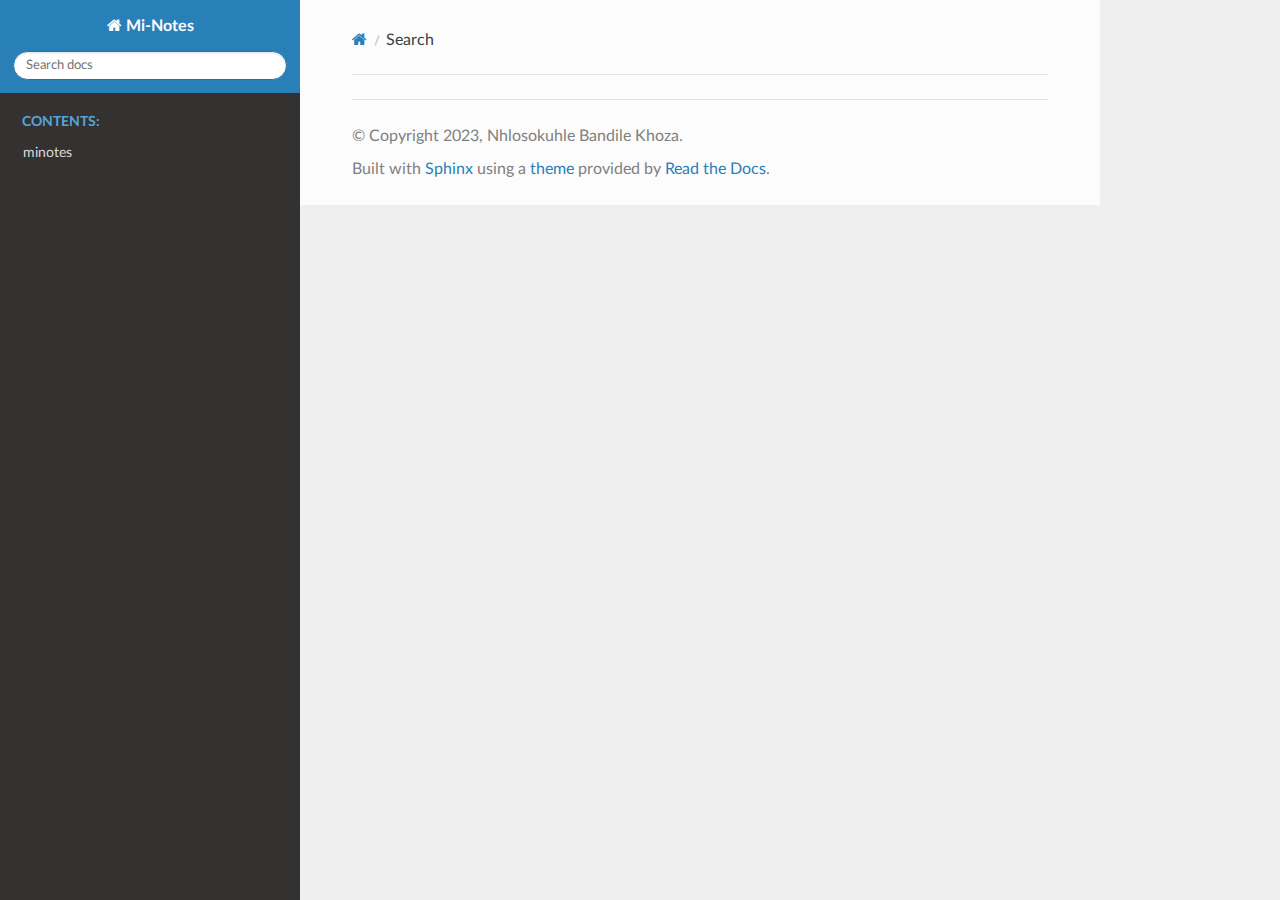
<file: docs/_build/html/search.html>
<!DOCTYPE html>
<html class="writer-html5" lang="en" >
<head>
  <meta charset="utf-8" />
  <meta name="viewport" content="width=device-width, initial-scale=1.0" />
  <title>Search &mdash; Mi-Notes 1.0 documentation</title>
      <link rel="stylesheet" href="_static/pygments.css" type="text/css" />
      <link rel="stylesheet" href="_static/css/theme.css" type="text/css" />
    
  <!--[if lt IE 9]>
    <script src="_static/js/html5shiv.min.js"></script>
  <![endif]-->
  
        <script data-url_root="./" id="documentation_options" src="_static/documentation_options.js"></script>
        <script src="_static/doctools.js"></script>
        <script src="_static/sphinx_highlight.js"></script>
    <script src="_static/js/theme.js"></script>
    <script src="_static/searchtools.js"></script>
    <script src="_static/language_data.js"></script>
    <link rel="index" title="Index" href="genindex.html" />
    <link rel="search" title="Search" href="#" /> 
</head>

<body class="wy-body-for-nav"> 
  <div class="wy-grid-for-nav">
    <nav data-toggle="wy-nav-shift" class="wy-nav-side">
      <div class="wy-side-scroll">
        <div class="wy-side-nav-search" >

          
          
          <a href="index.html" class="icon icon-home">
            Mi-Notes
          </a>
<div role="search">
  <form id="rtd-search-form" class="wy-form" action="#" method="get">
    <input type="text" name="q" placeholder="Search docs" aria-label="Search docs" />
    <input type="hidden" name="check_keywords" value="yes" />
    <input type="hidden" name="area" value="default" />
  </form>
</div>
        </div><div class="wy-menu wy-menu-vertical" data-spy="affix" role="navigation" aria-label="Navigation menu">
              <p class="caption" role="heading"><span class="caption-text">Contents:</span></p>
<ul>
<li class="toctree-l1"><a class="reference internal" href="modules.html">minotes</a></li>
</ul>

        </div>
      </div>
    </nav>

    <section data-toggle="wy-nav-shift" class="wy-nav-content-wrap"><nav class="wy-nav-top" aria-label="Mobile navigation menu" >
          <i data-toggle="wy-nav-top" class="fa fa-bars"></i>
          <a href="index.html">Mi-Notes</a>
      </nav>

      <div class="wy-nav-content">
        <div class="rst-content">
          <div role="navigation" aria-label="Page navigation">
  <ul class="wy-breadcrumbs">
      <li><a href="index.html" class="icon icon-home" aria-label="Home"></a></li>
      <li class="breadcrumb-item active">Search</li>
      <li class="wy-breadcrumbs-aside">
      </li>
  </ul>
  <hr/>
</div>
          <div role="main" class="document" itemscope="itemscope" itemtype="http://schema.org/Article">
           <div itemprop="articleBody">
             
  <noscript>
  <div id="fallback" class="admonition warning">
    <p class="last">
      Please activate JavaScript to enable the search functionality.
    </p>
  </div>
  </noscript>

  
  <div id="search-results">
  
  </div>

           </div>
          </div>
          <footer>

  <hr/>

  <div role="contentinfo">
    <p>&#169; Copyright 2023, Nhlosokuhle Bandile Khoza.</p>
  </div>

  Built with <a href="https://www.sphinx-doc.org/">Sphinx</a> using a
    <a href="https://github.com/readthedocs/sphinx_rtd_theme">theme</a>
    provided by <a href="https://readthedocs.org">Read the Docs</a>.
   

</footer>
        </div>
      </div>
    </section>
  </div>
  <script>
      jQuery(function () {
          SphinxRtdTheme.Navigation.enable(true);
      });
  </script>
  <script>
    jQuery(function() { Search.loadIndex("searchindex.js"); });
  </script>
  
  <script id="searchindexloader"></script>
   


</body>
</html>
</file>
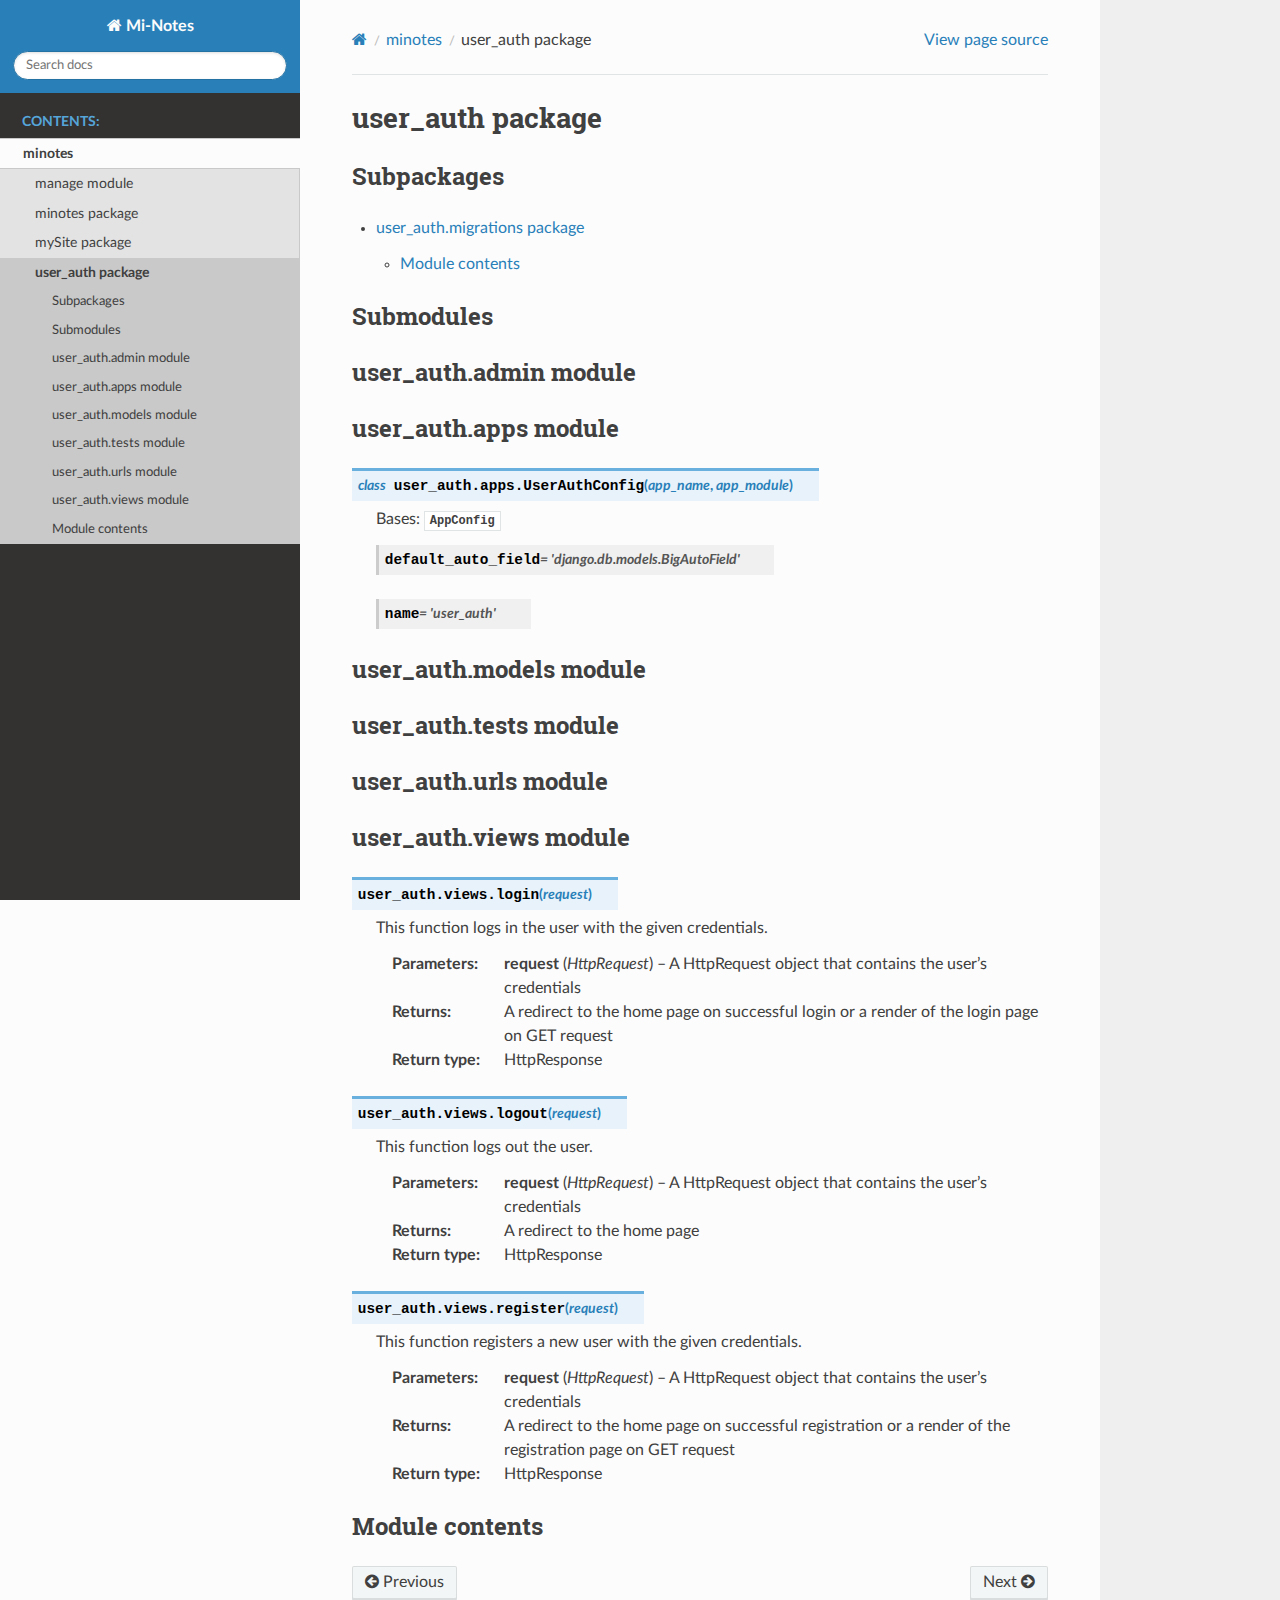
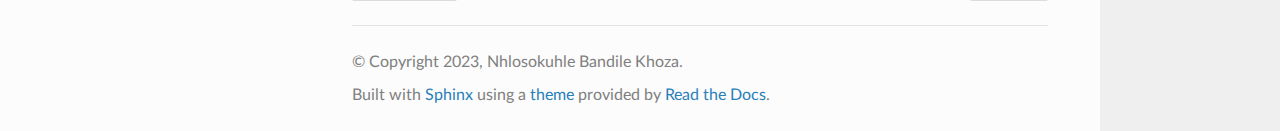
<file: docs/_build/html/user_auth.html>
<!DOCTYPE html>
<html class="writer-html5" lang="en" >
<head>
  <meta charset="utf-8" /><meta name="generator" content="Docutils 0.18.1: http://docutils.sourceforge.net/" />

  <meta name="viewport" content="width=device-width, initial-scale=1.0" />
  <title>user_auth package &mdash; Mi-Notes 1.0 documentation</title>
      <link rel="stylesheet" href="_static/pygments.css" type="text/css" />
      <link rel="stylesheet" href="_static/css/theme.css" type="text/css" />
  <!--[if lt IE 9]>
    <script src="_static/js/html5shiv.min.js"></script>
  <![endif]-->
  
        <script data-url_root="./" id="documentation_options" src="_static/documentation_options.js"></script>
        <script src="_static/doctools.js"></script>
        <script src="_static/sphinx_highlight.js"></script>
    <script src="_static/js/theme.js"></script>
    <link rel="index" title="Index" href="genindex.html" />
    <link rel="search" title="Search" href="search.html" />
    <link rel="next" title="user_auth.migrations package" href="user_auth.migrations.html" />
    <link rel="prev" title="mySite package" href="mySite.html" /> 
</head>

<body class="wy-body-for-nav"> 
  <div class="wy-grid-for-nav">
    <nav data-toggle="wy-nav-shift" class="wy-nav-side">
      <div class="wy-side-scroll">
        <div class="wy-side-nav-search" >

          
          
          <a href="index.html" class="icon icon-home">
            Mi-Notes
          </a>
<div role="search">
  <form id="rtd-search-form" class="wy-form" action="search.html" method="get">
    <input type="text" name="q" placeholder="Search docs" aria-label="Search docs" />
    <input type="hidden" name="check_keywords" value="yes" />
    <input type="hidden" name="area" value="default" />
  </form>
</div>
        </div><div class="wy-menu wy-menu-vertical" data-spy="affix" role="navigation" aria-label="Navigation menu">
              <p class="caption" role="heading"><span class="caption-text">Contents:</span></p>
<ul class="current">
<li class="toctree-l1 current"><a class="reference internal" href="modules.html">minotes</a><ul class="current">
<li class="toctree-l2"><a class="reference internal" href="manage.html">manage module</a></li>
<li class="toctree-l2"><a class="reference internal" href="minotes.html">minotes package</a></li>
<li class="toctree-l2"><a class="reference internal" href="mySite.html">mySite package</a></li>
<li class="toctree-l2 current"><a class="current reference internal" href="#">user_auth package</a><ul>
<li class="toctree-l3"><a class="reference internal" href="#subpackages">Subpackages</a><ul>
<li class="toctree-l4"><a class="reference internal" href="user_auth.migrations.html">user_auth.migrations package</a></li>
</ul>
</li>
<li class="toctree-l3"><a class="reference internal" href="#submodules">Submodules</a></li>
<li class="toctree-l3"><a class="reference internal" href="#module-user_auth.admin">user_auth.admin module</a></li>
<li class="toctree-l3"><a class="reference internal" href="#module-user_auth.apps">user_auth.apps module</a><ul>
<li class="toctree-l4"><a class="reference internal" href="#user_auth.apps.UserAuthConfig"><code class="docutils literal notranslate"><span class="pre">UserAuthConfig</span></code></a></li>
</ul>
</li>
<li class="toctree-l3"><a class="reference internal" href="#module-user_auth.models">user_auth.models module</a></li>
<li class="toctree-l3"><a class="reference internal" href="#module-user_auth.tests">user_auth.tests module</a></li>
<li class="toctree-l3"><a class="reference internal" href="#module-user_auth.urls">user_auth.urls module</a></li>
<li class="toctree-l3"><a class="reference internal" href="#module-user_auth.views">user_auth.views module</a><ul>
<li class="toctree-l4"><a class="reference internal" href="#user_auth.views.login"><code class="docutils literal notranslate"><span class="pre">login()</span></code></a></li>
<li class="toctree-l4"><a class="reference internal" href="#user_auth.views.logout"><code class="docutils literal notranslate"><span class="pre">logout()</span></code></a></li>
<li class="toctree-l4"><a class="reference internal" href="#user_auth.views.register"><code class="docutils literal notranslate"><span class="pre">register()</span></code></a></li>
</ul>
</li>
<li class="toctree-l3"><a class="reference internal" href="#module-user_auth">Module contents</a></li>
</ul>
</li>
</ul>
</li>
</ul>

        </div>
      </div>
    </nav>

    <section data-toggle="wy-nav-shift" class="wy-nav-content-wrap"><nav class="wy-nav-top" aria-label="Mobile navigation menu" >
          <i data-toggle="wy-nav-top" class="fa fa-bars"></i>
          <a href="index.html">Mi-Notes</a>
      </nav>

      <div class="wy-nav-content">
        <div class="rst-content">
          <div role="navigation" aria-label="Page navigation">
  <ul class="wy-breadcrumbs">
      <li><a href="index.html" class="icon icon-home" aria-label="Home"></a></li>
          <li class="breadcrumb-item"><a href="modules.html">minotes</a></li>
      <li class="breadcrumb-item active">user_auth package</li>
      <li class="wy-breadcrumbs-aside">
            <a href="_sources/user_auth.rst.txt" rel="nofollow"> View page source</a>
      </li>
  </ul>
  <hr/>
</div>
          <div role="main" class="document" itemscope="itemscope" itemtype="http://schema.org/Article">
           <div itemprop="articleBody">
             
  <section id="user-auth-package">
<h1>user_auth package<a class="headerlink" href="#user-auth-package" title="Permalink to this heading"></a></h1>
<section id="subpackages">
<h2>Subpackages<a class="headerlink" href="#subpackages" title="Permalink to this heading"></a></h2>
<div class="toctree-wrapper compound">
<ul>
<li class="toctree-l1"><a class="reference internal" href="user_auth.migrations.html">user_auth.migrations package</a><ul>
<li class="toctree-l2"><a class="reference internal" href="user_auth.migrations.html#module-user_auth.migrations">Module contents</a></li>
</ul>
</li>
</ul>
</div>
</section>
<section id="submodules">
<h2>Submodules<a class="headerlink" href="#submodules" title="Permalink to this heading"></a></h2>
</section>
<section id="module-user_auth.admin">
<span id="user-auth-admin-module"></span><h2>user_auth.admin module<a class="headerlink" href="#module-user_auth.admin" title="Permalink to this heading"></a></h2>
</section>
<section id="module-user_auth.apps">
<span id="user-auth-apps-module"></span><h2>user_auth.apps module<a class="headerlink" href="#module-user_auth.apps" title="Permalink to this heading"></a></h2>
<dl class="py class">
<dt class="sig sig-object py" id="user_auth.apps.UserAuthConfig">
<em class="property"><span class="pre">class</span><span class="w"> </span></em><span class="sig-prename descclassname"><span class="pre">user_auth.apps.</span></span><span class="sig-name descname"><span class="pre">UserAuthConfig</span></span><span class="sig-paren">(</span><em class="sig-param"><span class="n"><span class="pre">app_name</span></span></em>, <em class="sig-param"><span class="n"><span class="pre">app_module</span></span></em><span class="sig-paren">)</span><a class="headerlink" href="#user_auth.apps.UserAuthConfig" title="Permalink to this definition"></a></dt>
<dd><p>Bases: <code class="xref py py-class docutils literal notranslate"><span class="pre">AppConfig</span></code></p>
<dl class="py attribute">
<dt class="sig sig-object py" id="user_auth.apps.UserAuthConfig.default_auto_field">
<span class="sig-name descname"><span class="pre">default_auto_field</span></span><em class="property"><span class="w"> </span><span class="p"><span class="pre">=</span></span><span class="w"> </span><span class="pre">'django.db.models.BigAutoField'</span></em><a class="headerlink" href="#user_auth.apps.UserAuthConfig.default_auto_field" title="Permalink to this definition"></a></dt>
<dd></dd></dl>

<dl class="py attribute">
<dt class="sig sig-object py" id="user_auth.apps.UserAuthConfig.name">
<span class="sig-name descname"><span class="pre">name</span></span><em class="property"><span class="w"> </span><span class="p"><span class="pre">=</span></span><span class="w"> </span><span class="pre">'user_auth'</span></em><a class="headerlink" href="#user_auth.apps.UserAuthConfig.name" title="Permalink to this definition"></a></dt>
<dd></dd></dl>

</dd></dl>

</section>
<section id="module-user_auth.models">
<span id="user-auth-models-module"></span><h2>user_auth.models module<a class="headerlink" href="#module-user_auth.models" title="Permalink to this heading"></a></h2>
</section>
<section id="module-user_auth.tests">
<span id="user-auth-tests-module"></span><h2>user_auth.tests module<a class="headerlink" href="#module-user_auth.tests" title="Permalink to this heading"></a></h2>
</section>
<section id="module-user_auth.urls">
<span id="user-auth-urls-module"></span><h2>user_auth.urls module<a class="headerlink" href="#module-user_auth.urls" title="Permalink to this heading"></a></h2>
</section>
<section id="module-user_auth.views">
<span id="user-auth-views-module"></span><h2>user_auth.views module<a class="headerlink" href="#module-user_auth.views" title="Permalink to this heading"></a></h2>
<dl class="py function">
<dt class="sig sig-object py" id="user_auth.views.login">
<span class="sig-prename descclassname"><span class="pre">user_auth.views.</span></span><span class="sig-name descname"><span class="pre">login</span></span><span class="sig-paren">(</span><em class="sig-param"><span class="n"><span class="pre">request</span></span></em><span class="sig-paren">)</span><a class="headerlink" href="#user_auth.views.login" title="Permalink to this definition"></a></dt>
<dd><p>This function logs in the user with the given credentials.</p>
<dl class="field-list simple">
<dt class="field-odd">Parameters<span class="colon">:</span></dt>
<dd class="field-odd"><p><strong>request</strong> (<em>HttpRequest</em>) – A HttpRequest object that contains the user’s credentials</p>
</dd>
<dt class="field-even">Returns<span class="colon">:</span></dt>
<dd class="field-even"><p>A redirect to the home page on successful login or a render of the login page on GET request</p>
</dd>
<dt class="field-odd">Return type<span class="colon">:</span></dt>
<dd class="field-odd"><p>HttpResponse</p>
</dd>
</dl>
</dd></dl>

<dl class="py function">
<dt class="sig sig-object py" id="user_auth.views.logout">
<span class="sig-prename descclassname"><span class="pre">user_auth.views.</span></span><span class="sig-name descname"><span class="pre">logout</span></span><span class="sig-paren">(</span><em class="sig-param"><span class="n"><span class="pre">request</span></span></em><span class="sig-paren">)</span><a class="headerlink" href="#user_auth.views.logout" title="Permalink to this definition"></a></dt>
<dd><p>This function logs out the user.</p>
<dl class="field-list simple">
<dt class="field-odd">Parameters<span class="colon">:</span></dt>
<dd class="field-odd"><p><strong>request</strong> (<em>HttpRequest</em>) – A HttpRequest object that contains the user’s credentials</p>
</dd>
<dt class="field-even">Returns<span class="colon">:</span></dt>
<dd class="field-even"><p>A redirect to the home page</p>
</dd>
<dt class="field-odd">Return type<span class="colon">:</span></dt>
<dd class="field-odd"><p>HttpResponse</p>
</dd>
</dl>
</dd></dl>

<dl class="py function">
<dt class="sig sig-object py" id="user_auth.views.register">
<span class="sig-prename descclassname"><span class="pre">user_auth.views.</span></span><span class="sig-name descname"><span class="pre">register</span></span><span class="sig-paren">(</span><em class="sig-param"><span class="n"><span class="pre">request</span></span></em><span class="sig-paren">)</span><a class="headerlink" href="#user_auth.views.register" title="Permalink to this definition"></a></dt>
<dd><p>This function registers a new user with the given credentials.</p>
<dl class="field-list simple">
<dt class="field-odd">Parameters<span class="colon">:</span></dt>
<dd class="field-odd"><p><strong>request</strong> (<em>HttpRequest</em>) – A HttpRequest object that contains the user’s credentials</p>
</dd>
<dt class="field-even">Returns<span class="colon">:</span></dt>
<dd class="field-even"><p>A redirect to the home page on successful registration or a render of the registration page on GET request</p>
</dd>
<dt class="field-odd">Return type<span class="colon">:</span></dt>
<dd class="field-odd"><p>HttpResponse</p>
</dd>
</dl>
</dd></dl>

</section>
<section id="module-user_auth">
<span id="module-contents"></span><h2>Module contents<a class="headerlink" href="#module-user_auth" title="Permalink to this heading"></a></h2>
</section>
</section>


           </div>
          </div>
          <footer><div class="rst-footer-buttons" role="navigation" aria-label="Footer">
        <a href="mySite.html" class="btn btn-neutral float-left" title="mySite package" accesskey="p" rel="prev"><span class="fa fa-arrow-circle-left" aria-hidden="true"></span> Previous</a>
        <a href="user_auth.migrations.html" class="btn btn-neutral float-right" title="user_auth.migrations package" accesskey="n" rel="next">Next <span class="fa fa-arrow-circle-right" aria-hidden="true"></span></a>
    </div>

  <hr/>

  <div role="contentinfo">
    <p>&#169; Copyright 2023, Nhlosokuhle Bandile Khoza.</p>
  </div>

  Built with <a href="https://www.sphinx-doc.org/">Sphinx</a> using a
    <a href="https://github.com/readthedocs/sphinx_rtd_theme">theme</a>
    provided by <a href="https://readthedocs.org">Read the Docs</a>.
   

</footer>
        </div>
      </div>
    </section>
  </div>
  <script>
      jQuery(function () {
          SphinxRtdTheme.Navigation.enable(true);
      });
  </script> 

</body>
</html>
</file>
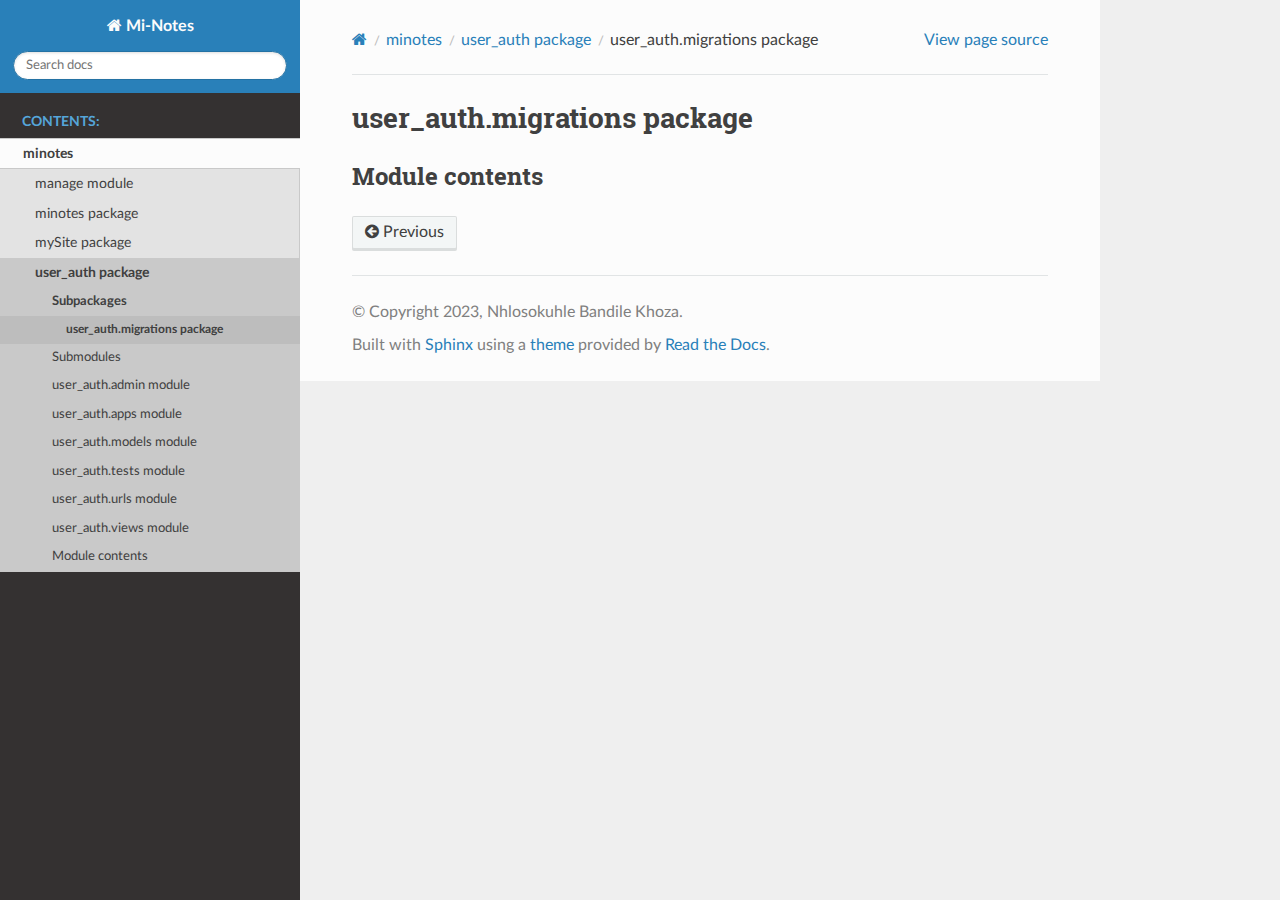
<file: docs/_build/html/user_auth.migrations.html>
<!DOCTYPE html>
<html class="writer-html5" lang="en" >
<head>
  <meta charset="utf-8" /><meta name="generator" content="Docutils 0.18.1: http://docutils.sourceforge.net/" />

  <meta name="viewport" content="width=device-width, initial-scale=1.0" />
  <title>user_auth.migrations package &mdash; Mi-Notes 1.0 documentation</title>
      <link rel="stylesheet" href="_static/pygments.css" type="text/css" />
      <link rel="stylesheet" href="_static/css/theme.css" type="text/css" />
  <!--[if lt IE 9]>
    <script src="_static/js/html5shiv.min.js"></script>
  <![endif]-->
  
        <script data-url_root="./" id="documentation_options" src="_static/documentation_options.js"></script>
        <script src="_static/doctools.js"></script>
        <script src="_static/sphinx_highlight.js"></script>
    <script src="_static/js/theme.js"></script>
    <link rel="index" title="Index" href="genindex.html" />
    <link rel="search" title="Search" href="search.html" />
    <link rel="prev" title="user_auth package" href="user_auth.html" /> 
</head>

<body class="wy-body-for-nav"> 
  <div class="wy-grid-for-nav">
    <nav data-toggle="wy-nav-shift" class="wy-nav-side">
      <div class="wy-side-scroll">
        <div class="wy-side-nav-search" >

          
          
          <a href="index.html" class="icon icon-home">
            Mi-Notes
          </a>
<div role="search">
  <form id="rtd-search-form" class="wy-form" action="search.html" method="get">
    <input type="text" name="q" placeholder="Search docs" aria-label="Search docs" />
    <input type="hidden" name="check_keywords" value="yes" />
    <input type="hidden" name="area" value="default" />
  </form>
</div>
        </div><div class="wy-menu wy-menu-vertical" data-spy="affix" role="navigation" aria-label="Navigation menu">
              <p class="caption" role="heading"><span class="caption-text">Contents:</span></p>
<ul class="current">
<li class="toctree-l1 current"><a class="reference internal" href="modules.html">minotes</a><ul class="current">
<li class="toctree-l2"><a class="reference internal" href="manage.html">manage module</a></li>
<li class="toctree-l2"><a class="reference internal" href="minotes.html">minotes package</a></li>
<li class="toctree-l2"><a class="reference internal" href="mySite.html">mySite package</a></li>
<li class="toctree-l2 current"><a class="reference internal" href="user_auth.html">user_auth package</a><ul class="current">
<li class="toctree-l3 current"><a class="reference internal" href="user_auth.html#subpackages">Subpackages</a><ul class="current">
<li class="toctree-l4 current"><a class="current reference internal" href="#">user_auth.migrations package</a></li>
</ul>
</li>
<li class="toctree-l3"><a class="reference internal" href="user_auth.html#submodules">Submodules</a></li>
<li class="toctree-l3"><a class="reference internal" href="user_auth.html#module-user_auth.admin">user_auth.admin module</a></li>
<li class="toctree-l3"><a class="reference internal" href="user_auth.html#module-user_auth.apps">user_auth.apps module</a></li>
<li class="toctree-l3"><a class="reference internal" href="user_auth.html#module-user_auth.models">user_auth.models module</a></li>
<li class="toctree-l3"><a class="reference internal" href="user_auth.html#module-user_auth.tests">user_auth.tests module</a></li>
<li class="toctree-l3"><a class="reference internal" href="user_auth.html#module-user_auth.urls">user_auth.urls module</a></li>
<li class="toctree-l3"><a class="reference internal" href="user_auth.html#module-user_auth.views">user_auth.views module</a></li>
<li class="toctree-l3"><a class="reference internal" href="user_auth.html#module-user_auth">Module contents</a></li>
</ul>
</li>
</ul>
</li>
</ul>

        </div>
      </div>
    </nav>

    <section data-toggle="wy-nav-shift" class="wy-nav-content-wrap"><nav class="wy-nav-top" aria-label="Mobile navigation menu" >
          <i data-toggle="wy-nav-top" class="fa fa-bars"></i>
          <a href="index.html">Mi-Notes</a>
      </nav>

      <div class="wy-nav-content">
        <div class="rst-content">
          <div role="navigation" aria-label="Page navigation">
  <ul class="wy-breadcrumbs">
      <li><a href="index.html" class="icon icon-home" aria-label="Home"></a></li>
          <li class="breadcrumb-item"><a href="modules.html">minotes</a></li>
          <li class="breadcrumb-item"><a href="user_auth.html">user_auth package</a></li>
      <li class="breadcrumb-item active">user_auth.migrations package</li>
      <li class="wy-breadcrumbs-aside">
            <a href="_sources/user_auth.migrations.rst.txt" rel="nofollow"> View page source</a>
      </li>
  </ul>
  <hr/>
</div>
          <div role="main" class="document" itemscope="itemscope" itemtype="http://schema.org/Article">
           <div itemprop="articleBody">
             
  <section id="user-auth-migrations-package">
<h1>user_auth.migrations package<a class="headerlink" href="#user-auth-migrations-package" title="Permalink to this heading"></a></h1>
<section id="module-user_auth.migrations">
<span id="module-contents"></span><h2>Module contents<a class="headerlink" href="#module-user_auth.migrations" title="Permalink to this heading"></a></h2>
</section>
</section>


           </div>
          </div>
          <footer><div class="rst-footer-buttons" role="navigation" aria-label="Footer">
        <a href="user_auth.html" class="btn btn-neutral float-left" title="user_auth package" accesskey="p" rel="prev"><span class="fa fa-arrow-circle-left" aria-hidden="true"></span> Previous</a>
    </div>

  <hr/>

  <div role="contentinfo">
    <p>&#169; Copyright 2023, Nhlosokuhle Bandile Khoza.</p>
  </div>

  Built with <a href="https://www.sphinx-doc.org/">Sphinx</a> using a
    <a href="https://github.com/readthedocs/sphinx_rtd_theme">theme</a>
    provided by <a href="https://readthedocs.org">Read the Docs</a>.
   

</footer>
        </div>
      </div>
    </section>
  </div>
  <script>
      jQuery(function () {
          SphinxRtdTheme.Navigation.enable(true);
      });
  </script> 

</body>
</html>
</file>
<file: docs/_build/html/_static/pygments.css>
pre { line-height: 125%; }
td.linenos .normal { color: inherit; background-color: transparent; padding-left: 5px; padding-right: 5px; }
span.linenos { color: inherit; background-color: transparent; padding-left: 5px; padding-right: 5px; }
td.linenos .special { color: #000000; background-color: #ffffc0; padding-left: 5px; padding-right: 5px; }
span.linenos.special { color: #000000; background-color: #ffffc0; padding-left: 5px; padding-right: 5px; }
.highlight .hll { background-color: #ffffcc }
.highlight { background: #f8f8f8; }
.highlight .c { color: #3D7B7B; font-style: italic } /* Comment */
.highlight .err { border: 1px solid #FF0000 } /* Error */
.highlight .k { color: #008000; font-weight: bold } /* Keyword */
.highlight .o { color: #666666 } /* Operator */
.highlight .ch { color: #3D7B7B; font-style: italic } /* Comment.Hashbang */
.highlight .cm { color: #3D7B7B; font-style: italic } /* Comment.Multiline */
.highlight .cp { color: #9C6500 } /* Comment.Preproc */
.highlight .cpf { color: #3D7B7B; font-style: italic } /* Comment.PreprocFile */
.highlight .c1 { color: #3D7B7B; font-style: italic } /* Comment.Single */
.highlight .cs { color: #3D7B7B; font-style: italic } /* Comment.Special */
.highlight .gd { color: #A00000 } /* Generic.Deleted */
.highlight .ge { font-style: italic } /* Generic.Emph */
.highlight .gr { color: #E40000 } /* Generic.Error */
.highlight .gh { color: #000080; font-weight: bold } /* Generic.Heading */
.highlight .gi { color: #008400 } /* Generic.Inserted */
.highlight .go { color: #717171 } /* Generic.Output */
.highlight .gp { color: #000080; font-weight: bold } /* Generic.Prompt */
.highlight .gs { font-weight: bold } /* Generic.Strong */
.highlight .gu { color: #800080; font-weight: bold } /* Generic.Subheading */
.highlight .gt { color: #0044DD } /* Generic.Traceback */
.highlight .kc { color: #008000; font-weight: bold } /* Keyword.Constant */
.highlight .kd { color: #008000; font-weight: bold } /* Keyword.Declaration */
.highlight .kn { color: #008000; font-weight: bold } /* Keyword.Namespace */
.highlight .kp { color: #008000 } /* Keyword.Pseudo */
.highlight .kr { color: #008000; font-weight: bold } /* Keyword.Reserved */
.highlight .kt { color: #B00040 } /* Keyword.Type */
.highlight .m { color: #666666 } /* Literal.Number */
.highlight .s { color: #BA2121 } /* Literal.String */
.highlight .na { color: #687822 } /* Name.Attribute */
.highlight .nb { color: #008000 } /* Name.Builtin */
.highlight .nc { color: #0000FF; font-weight: bold } /* Name.Class */
.highlight .no { color: #880000 } /* Name.Constant */
.highlight .nd { color: #AA22FF } /* Name.Decorator */
.highlight .ni { color: #717171; font-weight: bold } /* Name.Entity */
.highlight .ne { color: #CB3F38; font-weight: bold } /* Name.Exception */
.highlight .nf { color: #0000FF } /* Name.Function */
.highlight .nl { color: #767600 } /* Name.Label */
.highlight .nn { color: #0000FF; font-weight: bold } /* Name.Namespace */
.highlight .nt { color: #008000; font-weight: bold } /* Name.Tag */
.highlight .nv { color: #19177C } /* Name.Variable */
.highlight .ow { color: #AA22FF; font-weight: bold } /* Operator.Word */
.highlight .w { color: #bbbbbb } /* Text.Whitespace */
.highlight .mb { color: #666666 } /* Literal.Number.Bin */
.highlight .mf { color: #666666 } /* Literal.Number.Float */
.highlight .mh { color: #666666 } /* Literal.Number.Hex */
.highlight .mi { color: #666666 } /* Literal.Number.Integer */
.highlight .mo { color: #666666 } /* Literal.Number.Oct */
.highlight .sa { color: #BA2121 } /* Literal.String.Affix */
.highlight .sb { color: #BA2121 } /* Literal.String.Backtick */
.highlight .sc { color: #BA2121 } /* Literal.String.Char */
.highlight .dl { color: #BA2121 } /* Literal.String.Delimiter */
.highlight .sd { color: #BA2121; font-style: italic } /* Literal.String.Doc */
.highlight .s2 { color: #BA2121 } /* Literal.String.Double */
.highlight .se { color: #AA5D1F; font-weight: bold } /* Literal.String.Escape */
.highlight .sh { color: #BA2121 } /* Literal.String.Heredoc */
.highlight .si { color: #A45A77; font-weight: bold } /* Literal.String.Interpol */
.highlight .sx { color: #008000 } /* Literal.String.Other */
.highlight .sr { color: #A45A77 } /* Literal.String.Regex */
.highlight .s1 { color: #BA2121 } /* Literal.String.Single */
.highlight .ss { color: #19177C } /* Literal.String.Symbol */
.highlight .bp { color: #008000 } /* Name.Builtin.Pseudo */
.highlight .fm { color: #0000FF } /* Name.Function.Magic */
.highlight .vc { color: #19177C } /* Name.Variable.Class */
.highlight .vg { color: #19177C } /* Name.Variable.Global */
.highlight .vi { color: #19177C } /* Name.Variable.Instance */
.highlight .vm { color: #19177C } /* Name.Variable.Magic */
.highlight .il { color: #666666 } /* Literal.Number.Integer.Long */
</file>
<file: docs/_build/html/_static/css/theme.css>
html{box-sizing:border-box}*,:after,:before{box-sizing:inherit}article,aside,details,figcaption,figure,footer,header,hgroup,nav,section{display:block}audio,canvas,video{display:inline-block;*display:inline;*zoom:1}[hidden],audio:not([controls]){display:none}*{-webkit-box-sizing:border-box;-moz-box-sizing:border-box;box-sizing:border-box}html{font-size:100%;-webkit-text-size-adjust:100%;-ms-text-size-adjust:100%}body{margin:0}a:active,a:hover{outline:0}abbr[title]{border-bottom:1px dotted}b,strong{font-weight:700}blockquote{margin:0}dfn{font-style:italic}ins{background:#ff9;text-decoration:none}ins,mark{color:#000}mark{background:#ff0;font-style:italic;font-weight:700}.rst-content code,.rst-content tt,code,kbd,pre,samp{font-family:monospace,serif;_font-family:courier new,monospace;font-size:1em}pre{white-space:pre}q{quotes:none}q:after,q:before{content:"";content:none}small{font-size:85%}sub,sup{font-size:75%;line-height:0;position:relative;vertical-align:baseline}sup{top:-.5em}sub{bottom:-.25em}dl,ol,ul{margin:0;padding:0;list-style:none;list-style-image:none}li{list-style:none}dd{margin:0}img{border:0;-ms-interpolation-mode:bicubic;vertical-align:middle;max-width:100%}svg:not(:root){overflow:hidden}figure,form{margin:0}label{cursor:pointer}button,input,select,textarea{font-size:100%;margin:0;vertical-align:baseline;*vertical-align:middle}button,input{line-height:normal}button,input[type=button],input[type=reset],input[type=submit]{cursor:pointer;-webkit-appearance:button;*overflow:visible}button[disabled],input[disabled]{cursor:default}input[type=search]{-webkit-appearance:textfield;-moz-box-sizing:content-box;-webkit-box-sizing:content-box;box-sizing:content-box}textarea{resize:vertical}table{border-collapse:collapse;border-spacing:0}td{vertical-align:top}.chromeframe{margin:.2em 0;background:#ccc;color:#000;padding:.2em 0}.ir{display:block;border:0;text-indent:-999em;overflow:hidden;background-color:transparent;background-repeat:no-repeat;text-align:left;direction:ltr;*line-height:0}.ir br{display:none}.hidden{display:none!important;visibility:hidden}.visuallyhidden{border:0;clip:rect(0 0 0 0);height:1px;margin:-1px;overflow:hidden;padding:0;position:absolute;width:1px}.visuallyhidden.focusable:active,.visuallyhidden.focusable:focus{clip:auto;height:auto;margin:0;overflow:visible;position:static;width:auto}.invisible{visibility:hidden}.relative{position:relative}big,small{font-size:100%}@media print{body,html,section{background:none!important}*{box-shadow:none!important;text-shadow:none!important;filter:none!important;-ms-filter:none!important}a,a:visited{text-decoration:underline}.ir a:after,a[href^="#"]:after,a[href^="javascript:"]:after{content:""}blockquote,pre{page-break-inside:avoid}thead{display:table-header-group}img,tr{page-break-inside:avoid}img{max-width:100%!important}@page{margin:.5cm}.rst-content .toctree-wrapper>p.caption,h2,h3,p{orphans:3;widows:3}.rst-content .toctree-wrapper>p.caption,h2,h3{page-break-after:avoid}}.btn,.fa:before,.icon:before,.rst-content .admonition,.rst-content .admonition-title:before,.rst-content .admonition-todo,.rst-content .attention,.rst-content .caution,.rst-content .code-block-caption .headerlink:before,.rst-content .danger,.rst-content .eqno .headerlink:before,.rst-content .error,.rst-content .hint,.rst-content .important,.rst-content .note,.rst-content .seealso,.rst-content .tip,.rst-content .warning,.rst-content code.download span:first-child:before,.rst-content dl dt .headerlink:before,.rst-content h1 .headerlink:before,.rst-content h2 .headerlink:before,.rst-content h3 .headerlink:before,.rst-content h4 .headerlink:before,.rst-content h5 .headerlink:before,.rst-content h6 .headerlink:before,.rst-content p.caption .headerlink:before,.rst-content p .headerlink:before,.rst-content table>caption .headerlink:before,.rst-content tt.download span:first-child:before,.wy-alert,.wy-dropdown .caret:before,.wy-inline-validate.wy-inline-validate-danger .wy-input-context:before,.wy-inline-validate.wy-inline-validate-info .wy-input-context:before,.wy-inline-validate.wy-inline-validate-success .wy-input-context:before,.wy-inline-validate.wy-inline-validate-warning .wy-input-context:before,.wy-menu-vertical li.current>a button.toctree-expand:before,.wy-menu-vertical li.on a button.toctree-expand:before,.wy-menu-vertical li button.toctree-expand:before,input[type=color],input[type=date],input[type=datetime-local],input[type=datetime],input[type=email],input[type=month],input[type=number],input[type=password],input[type=search],input[type=tel],input[type=text],input[type=time],input[type=url],input[type=week],select,textarea{-webkit-font-smoothing:antialiased}.clearfix{*zoom:1}.clearfix:after,.clearfix:before{display:table;content:""}.clearfix:after{clear:both}/*!
 *  Font Awesome 4.7.0 by @davegandy - http://fontawesome.io - @fontawesome
 *  License - http://fontawesome.io/license (Font: SIL OFL 1.1, CSS: MIT License)
 */@font-face{font-family:FontAwesome;src:url(fonts/fontawesome-webfont.eot?674f50d287a8c48dc19ba404d20fe713);src:url(fonts/fontawesome-webfont.eot?674f50d287a8c48dc19ba404d20fe713?#iefix&v=4.7.0) format("embedded-opentype"),url(fonts/fontawesome-webfont.woff2?af7ae505a9eed503f8b8e6982036873e) format("woff2"),url(fonts/fontawesome-webfont.woff?fee66e712a8a08eef5805a46892932ad) format("woff"),url(fonts/fontawesome-webfont.ttf?b06871f281fee6b241d60582ae9369b9) format("truetype"),url(fonts/fontawesome-webfont.svg?912ec66d7572ff821749319396470bde#fontawesomeregular) format("svg");font-weight:400;font-style:normal}.fa,.icon,.rst-content .admonition-title,.rst-content .code-block-caption .headerlink,.rst-content .eqno .headerlink,.rst-content code.download span:first-child,.rst-content dl dt .headerlink,.rst-content h1 .headerlink,.rst-content h2 .headerlink,.rst-content h3 .headerlink,.rst-content h4 .headerlink,.rst-content h5 .headerlink,.rst-content h6 .headerlink,.rst-content p.caption .headerlink,.rst-content p .headerlink,.rst-content table>caption .headerlink,.rst-content tt.download span:first-child,.wy-menu-vertical li.current>a button.toctree-expand,.wy-menu-vertical li.on a button.toctree-expand,.wy-menu-vertical li button.toctree-expand{display:inline-block;font:normal normal normal 14px/1 FontAwesome;font-size:inherit;text-rendering:auto;-webkit-font-smoothing:antialiased;-moz-osx-font-smoothing:grayscale}.fa-lg{font-size:1.33333em;line-height:.75em;vertical-align:-15%}.fa-2x{font-size:2em}.fa-3x{font-size:3em}.fa-4x{font-size:4em}.fa-5x{font-size:5em}.fa-fw{width:1.28571em;text-align:center}.fa-ul{padding-left:0;margin-left:2.14286em;list-style-type:none}.fa-ul>li{position:relative}.fa-li{position:absolute;left:-2.14286em;width:2.14286em;top:.14286em;text-align:center}.fa-li.fa-lg{left:-1.85714em}.fa-border{padding:.2em .25em .15em;border:.08em solid #eee;border-radius:.1em}.fa-pull-left{float:left}.fa-pull-right{float:right}.fa-pull-left.icon,.fa.fa-pull-left,.rst-content .code-block-caption .fa-pull-left.headerlink,.rst-content .eqno .fa-pull-left.headerlink,.rst-content .fa-pull-left.admonition-title,.rst-content code.download span.fa-pull-left:first-child,.rst-content dl dt .fa-pull-left.headerlink,.rst-content h1 .fa-pull-left.headerlink,.rst-content h2 .fa-pull-left.headerlink,.rst-content h3 .fa-pull-left.headerlink,.rst-content h4 .fa-pull-left.headerlink,.rst-content h5 .fa-pull-left.headerlink,.rst-content h6 .fa-pull-left.headerlink,.rst-content p .fa-pull-left.headerlink,.rst-content table>caption .fa-pull-left.headerlink,.rst-content tt.download span.fa-pull-left:first-child,.wy-menu-vertical li.current>a button.fa-pull-left.toctree-expand,.wy-menu-vertical li.on a button.fa-pull-left.toctree-expand,.wy-menu-vertical li button.fa-pull-left.toctree-expand{margin-right:.3em}.fa-pull-right.icon,.fa.fa-pull-right,.rst-content .code-block-caption .fa-pull-right.headerlink,.rst-content .eqno .fa-pull-right.headerlink,.rst-content .fa-pull-right.admonition-title,.rst-content code.download span.fa-pull-right:first-child,.rst-content dl dt .fa-pull-right.headerlink,.rst-content h1 .fa-pull-right.headerlink,.rst-content h2 .fa-pull-right.headerlink,.rst-content h3 .fa-pull-right.headerlink,.rst-content h4 .fa-pull-right.headerlink,.rst-content h5 .fa-pull-right.headerlink,.rst-content h6 .fa-pull-right.headerlink,.rst-content p .fa-pull-right.headerlink,.rst-content table>caption .fa-pull-right.headerlink,.rst-content tt.download span.fa-pull-right:first-child,.wy-menu-vertical li.current>a button.fa-pull-right.toctree-expand,.wy-menu-vertical li.on a button.fa-pull-right.toctree-expand,.wy-menu-vertical li button.fa-pull-right.toctree-expand{margin-left:.3em}.pull-right{float:right}.pull-left{float:left}.fa.pull-left,.pull-left.icon,.rst-content .code-block-caption .pull-left.headerlink,.rst-content .eqno .pull-left.headerlink,.rst-content .pull-left.admonition-title,.rst-content code.download span.pull-left:first-child,.rst-content dl dt .pull-left.headerlink,.rst-content h1 .pull-left.headerlink,.rst-content h2 .pull-left.headerlink,.rst-content h3 .pull-left.headerlink,.rst-content h4 .pull-left.headerlink,.rst-content h5 .pull-left.headerlink,.rst-content h6 .pull-left.headerlink,.rst-content p .pull-left.headerlink,.rst-content table>caption .pull-left.headerlink,.rst-content tt.download span.pull-left:first-child,.wy-menu-vertical li.current>a button.pull-left.toctree-expand,.wy-menu-vertical li.on a button.pull-left.toctree-expand,.wy-menu-vertical li button.pull-left.toctree-expand{margin-right:.3em}.fa.pull-right,.pull-right.icon,.rst-content .code-block-caption .pull-right.headerlink,.rst-content .eqno .pull-right.headerlink,.rst-content .pull-right.admonition-title,.rst-content code.download span.pull-right:first-child,.rst-content dl dt .pull-right.headerlink,.rst-content h1 .pull-right.headerlink,.rst-content h2 .pull-right.headerlink,.rst-content h3 .pull-right.headerlink,.rst-content h4 .pull-right.headerlink,.rst-content h5 .pull-right.headerlink,.rst-content h6 .pull-right.headerlink,.rst-content p .pull-right.headerlink,.rst-content table>caption .pull-right.headerlink,.rst-content tt.download span.pull-right:first-child,.wy-menu-vertical li.current>a button.pull-right.toctree-expand,.wy-menu-vertical li.on a button.pull-right.toctree-expand,.wy-menu-vertical li button.pull-right.toctree-expand{margin-left:.3em}.fa-spin{-webkit-animation:fa-spin 2s linear infinite;animation:fa-spin 2s linear infinite}.fa-pulse{-webkit-animation:fa-spin 1s steps(8) infinite;animation:fa-spin 1s steps(8) infinite}@-webkit-keyframes fa-spin{0%{-webkit-transform:rotate(0deg);transform:rotate(0deg)}to{-webkit-transform:rotate(359deg);transform:rotate(359deg)}}@keyframes fa-spin{0%{-webkit-transform:rotate(0deg);transform:rotate(0deg)}to{-webkit-transform:rotate(359deg);transform:rotate(359deg)}}.fa-rotate-90{-ms-filter:"progid:DXImageTransform.Microsoft.BasicImage(rotation=1)";-webkit-transform:rotate(90deg);-ms-transform:rotate(90deg);transform:rotate(90deg)}.fa-rotate-180{-ms-filter:"progid:DXImageTransform.Microsoft.BasicImage(rotation=2)";-webkit-transform:rotate(180deg);-ms-transform:rotate(180deg);transform:rotate(180deg)}.fa-rotate-270{-ms-filter:"progid:DXImageTransform.Microsoft.BasicImage(rotation=3)";-webkit-transform:rotate(270deg);-ms-transform:rotate(270deg);transform:rotate(270deg)}.fa-flip-horizontal{-ms-filter:"progid:DXImageTransform.Microsoft.BasicImage(rotation=0, mirror=1)";-webkit-transform:scaleX(-1);-ms-transform:scaleX(-1);transform:scaleX(-1)}.fa-flip-vertical{-ms-filter:"progid:DXImageTransform.Microsoft.BasicImage(rotation=2, mirror=1)";-webkit-transform:scaleY(-1);-ms-transform:scaleY(-1);transform:scaleY(-1)}:root .fa-flip-horizontal,:root .fa-flip-vertical,:root .fa-rotate-90,:root .fa-rotate-180,:root .fa-rotate-270{filter:none}.fa-stack{position:relative;display:inline-block;width:2em;height:2em;line-height:2em;vertical-align:middle}.fa-stack-1x,.fa-stack-2x{position:absolute;left:0;width:100%;text-align:center}.fa-stack-1x{line-height:inherit}.fa-stack-2x{font-size:2em}.fa-inverse{color:#fff}.fa-glass:before{content:""}.fa-music:before{content:""}.fa-search:before,.icon-search:before{content:""}.fa-envelope-o:before{content:""}.fa-heart:before{content:""}.fa-star:before{content:""}.fa-star-o:before{content:""}.fa-user:before{content:""}.fa-film:before{content:""}.fa-th-large:before{content:""}.fa-th:before{content:""}.fa-th-list:before{content:""}.fa-check:before{content:""}.fa-close:before,.fa-remove:before,.fa-times:before{content:""}.fa-search-plus:before{content:""}.fa-search-minus:before{content:""}.fa-power-off:before{content:""}.fa-signal:before{content:""}.fa-cog:before,.fa-gear:before{content:""}.fa-trash-o:before{content:""}.fa-home:before,.icon-home:before{content:""}.fa-file-o:before{content:""}.fa-clock-o:before{content:""}.fa-road:before{content:""}.fa-download:before,.rst-content code.download span:first-child:before,.rst-content tt.download span:first-child:before{content:""}.fa-arrow-circle-o-down:before{content:""}.fa-arrow-circle-o-up:before{content:""}.fa-inbox:before{content:""}.fa-play-circle-o:before{content:""}.fa-repeat:before,.fa-rotate-right:before{content:""}.fa-refresh:before{content:""}.fa-list-alt:before{content:""}.fa-lock:before{content:""}.fa-flag:before{content:""}.fa-headphones:before{content:""}.fa-volume-off:before{content:""}.fa-volume-down:before{content:""}.fa-volume-up:before{content:""}.fa-qrcode:before{content:""}.fa-barcode:before{content:""}.fa-tag:before{content:""}.fa-tags:before{content:""}.fa-book:before,.icon-book:before{content:""}.fa-bookmark:before{content:""}.fa-print:before{content:""}.fa-camera:before{content:""}.fa-font:before{content:""}.fa-bold:before{content:""}.fa-italic:before{content:""}.fa-text-height:before{content:""}.fa-text-width:before{content:""}.fa-align-left:before{content:""}.fa-align-center:before{content:""}.fa-align-right:before{content:""}.fa-align-justify:before{content:""}.fa-list:before{content:""}.fa-dedent:before,.fa-outdent:before{content:""}.fa-indent:before{content:""}.fa-video-camera:before{content:""}.fa-image:before,.fa-photo:before,.fa-picture-o:before{content:""}.fa-pencil:before{content:""}.fa-map-marker:before{content:""}.fa-adjust:before{content:""}.fa-tint:before{content:""}.fa-edit:before,.fa-pencil-square-o:before{content:""}.fa-share-square-o:before{content:""}.fa-check-square-o:before{content:""}.fa-arrows:before{content:""}.fa-step-backward:before{content:""}.fa-fast-backward:before{content:""}.fa-backward:before{content:""}.fa-play:before{content:""}.fa-pause:before{content:""}.fa-stop:before{content:""}.fa-forward:before{content:""}.fa-fast-forward:before{content:""}.fa-step-forward:before{content:""}.fa-eject:before{content:""}.fa-chevron-left:before{content:""}.fa-chevron-right:before{content:""}.fa-plus-circle:before{content:""}.fa-minus-circle:before{content:""}.fa-times-circle:before,.wy-inline-validate.wy-inline-validate-danger .wy-input-context:before{content:""}.fa-check-circle:before,.wy-inline-validate.wy-inline-validate-success .wy-input-context:before{content:""}.fa-question-circle:before{content:""}.fa-info-circle:before{content:""}.fa-crosshairs:before{content:""}.fa-times-circle-o:before{content:""}.fa-check-circle-o:before{content:""}.fa-ban:before{content:""}.fa-arrow-left:before{content:""}.fa-arrow-right:before{content:""}.fa-arrow-up:before{content:""}.fa-arrow-down:before{content:""}.fa-mail-forward:before,.fa-share:before{content:""}.fa-expand:before{content:""}.fa-compress:before{content:""}.fa-plus:before{content:""}.fa-minus:before{content:""}.fa-asterisk:before{content:""}.fa-exclamation-circle:before,.rst-content .admonition-title:before,.wy-inline-validate.wy-inline-validate-info .wy-input-context:before,.wy-inline-validate.wy-inline-validate-warning .wy-input-context:before{content:""}.fa-gift:before{content:""}.fa-leaf:before{content:""}.fa-fire:before,.icon-fire:before{content:""}.fa-eye:before{content:""}.fa-eye-slash:before{content:""}.fa-exclamation-triangle:before,.fa-warning:before{content:""}.fa-plane:before{content:""}.fa-calendar:before{content:""}.fa-random:before{content:""}.fa-comment:before{content:""}.fa-magnet:before{content:""}.fa-chevron-up:before{content:""}.fa-chevron-down:before{content:""}.fa-retweet:before{content:""}.fa-shopping-cart:before{content:""}.fa-folder:before{content:""}.fa-folder-open:before{content:""}.fa-arrows-v:before{content:""}.fa-arrows-h:before{content:""}.fa-bar-chart-o:before,.fa-bar-chart:before{content:""}.fa-twitter-square:before{content:""}.fa-facebook-square:before{content:""}.fa-camera-retro:before{content:""}.fa-key:before{content:""}.fa-cogs:before,.fa-gears:before{content:""}.fa-comments:before{content:""}.fa-thumbs-o-up:before{content:""}.fa-thumbs-o-down:before{content:""}.fa-star-half:before{content:""}.fa-heart-o:before{content:""}.fa-sign-out:before{content:""}.fa-linkedin-square:before{content:""}.fa-thumb-tack:before{content:""}.fa-external-link:before{content:""}.fa-sign-in:before{content:""}.fa-trophy:before{content:""}.fa-github-square:before{content:""}.fa-upload:before{content:""}.fa-lemon-o:before{content:""}.fa-phone:before{content:""}.fa-square-o:before{content:""}.fa-bookmark-o:before{content:""}.fa-phone-square:before{content:""}.fa-twitter:before{content:""}.fa-facebook-f:before,.fa-facebook:before{content:""}.fa-github:before,.icon-github:before{content:""}.fa-unlock:before{content:""}.fa-credit-card:before{content:""}.fa-feed:before,.fa-rss:before{content:""}.fa-hdd-o:before{content:""}.fa-bullhorn:before{content:""}.fa-bell:before{content:""}.fa-certificate:before{content:""}.fa-hand-o-right:before{content:""}.fa-hand-o-left:before{content:""}.fa-hand-o-up:before{content:""}.fa-hand-o-down:before{content:""}.fa-arrow-circle-left:before,.icon-circle-arrow-left:before{content:""}.fa-arrow-circle-right:before,.icon-circle-arrow-right:before{content:""}.fa-arrow-circle-up:before{content:""}.fa-arrow-circle-down:before{content:""}.fa-globe:before{content:""}.fa-wrench:before{content:""}.fa-tasks:before{content:""}.fa-filter:before{content:""}.fa-briefcase:before{content:""}.fa-arrows-alt:before{content:""}.fa-group:before,.fa-users:before{content:""}.fa-chain:before,.fa-link:before,.icon-link:before{content:""}.fa-cloud:before{content:""}.fa-flask:before{content:""}.fa-cut:before,.fa-scissors:before{content:""}.fa-copy:before,.fa-files-o:before{content:""}.fa-paperclip:before{content:""}.fa-floppy-o:before,.fa-save:before{content:""}.fa-square:before{content:""}.fa-bars:before,.fa-navicon:before,.fa-reorder:before{content:""}.fa-list-ul:before{content:""}.fa-list-ol:before{content:""}.fa-strikethrough:before{content:""}.fa-underline:before{content:""}.fa-table:before{content:""}.fa-magic:before{content:""}.fa-truck:before{content:""}.fa-pinterest:before{content:""}.fa-pinterest-square:before{content:""}.fa-google-plus-square:before{content:""}.fa-google-plus:before{content:""}.fa-money:before{content:""}.fa-caret-down:before,.icon-caret-down:before,.wy-dropdown .caret:before{content:""}.fa-caret-up:before{content:""}.fa-caret-left:before{content:""}.fa-caret-right:before{content:""}.fa-columns:before{content:""}.fa-sort:before,.fa-unsorted:before{content:""}.fa-sort-desc:before,.fa-sort-down:before{content:""}.fa-sort-asc:before,.fa-sort-up:before{content:""}.fa-envelope:before{content:""}.fa-linkedin:before{content:""}.fa-rotate-left:before,.fa-undo:before{content:""}.fa-gavel:before,.fa-legal:before{content:""}.fa-dashboard:before,.fa-tachometer:before{content:""}.fa-comment-o:before{content:""}.fa-comments-o:before{content:""}.fa-bolt:before,.fa-flash:before{content:""}.fa-sitemap:before{content:""}.fa-umbrella:before{content:""}.fa-clipboard:before,.fa-paste:before{content:""}.fa-lightbulb-o:before{content:""}.fa-exchange:before{content:""}.fa-cloud-download:before{content:""}.fa-cloud-upload:before{content:""}.fa-user-md:before{content:""}.fa-stethoscope:before{content:""}.fa-suitcase:before{content:""}.fa-bell-o:before{content:""}.fa-coffee:before{content:""}.fa-cutlery:before{content:""}.fa-file-text-o:before{content:""}.fa-building-o:before{content:""}.fa-hospital-o:before{content:""}.fa-ambulance:before{content:""}.fa-medkit:before{content:""}.fa-fighter-jet:before{content:""}.fa-beer:before{content:""}.fa-h-square:before{content:""}.fa-plus-square:before{content:""}.fa-angle-double-left:before{content:""}.fa-angle-double-right:before{content:""}.fa-angle-double-up:before{content:""}.fa-angle-double-down:before{content:""}.fa-angle-left:before{content:""}.fa-angle-right:before{content:""}.fa-angle-up:before{content:""}.fa-angle-down:before{content:""}.fa-desktop:before{content:""}.fa-laptop:before{content:""}.fa-tablet:before{content:""}.fa-mobile-phone:before,.fa-mobile:before{content:""}.fa-circle-o:before{content:""}.fa-quote-left:before{content:""}.fa-quote-right:before{content:""}.fa-spinner:before{content:""}.fa-circle:before{content:""}.fa-mail-reply:before,.fa-reply:before{content:""}.fa-github-alt:before{content:""}.fa-folder-o:before{content:""}.fa-folder-open-o:before{content:""}.fa-smile-o:before{content:""}.fa-frown-o:before{content:""}.fa-meh-o:before{content:""}.fa-gamepad:before{content:""}.fa-keyboard-o:before{content:""}.fa-flag-o:before{content:""}.fa-flag-checkered:before{content:""}.fa-terminal:before{content:""}.fa-code:before{content:""}.fa-mail-reply-all:before,.fa-reply-all:before{content:""}.fa-star-half-empty:before,.fa-star-half-full:before,.fa-star-half-o:before{content:""}.fa-location-arrow:before{content:""}.fa-crop:before{content:""}.fa-code-fork:before{content:""}.fa-chain-broken:before,.fa-unlink:before{content:""}.fa-question:before{content:""}.fa-info:before{content:""}.fa-exclamation:before{content:""}.fa-superscript:before{content:""}.fa-subscript:before{content:""}.fa-eraser:before{content:""}.fa-puzzle-piece:before{content:""}.fa-microphone:before{content:""}.fa-microphone-slash:before{content:""}.fa-shield:before{content:""}.fa-calendar-o:before{content:""}.fa-fire-extinguisher:before{content:""}.fa-rocket:before{content:""}.fa-maxcdn:before{content:""}.fa-chevron-circle-left:before{content:""}.fa-chevron-circle-right:before{content:""}.fa-chevron-circle-up:before{content:""}.fa-chevron-circle-down:before{content:""}.fa-html5:before{content:""}.fa-css3:before{content:""}.fa-anchor:before{content:""}.fa-unlock-alt:before{content:""}.fa-bullseye:before{content:""}.fa-ellipsis-h:before{content:""}.fa-ellipsis-v:before{content:""}.fa-rss-square:before{content:""}.fa-play-circle:before{content:""}.fa-ticket:before{content:""}.fa-minus-square:before{content:""}.fa-minus-square-o:before,.wy-menu-vertical li.current>a button.toctree-expand:before,.wy-menu-vertical li.on a button.toctree-expand:before{content:""}.fa-level-up:before{content:""}.fa-level-down:before{content:""}.fa-check-square:before{content:""}.fa-pencil-square:before{content:""}.fa-external-link-square:before{content:""}.fa-share-square:before{content:""}.fa-compass:before{content:""}.fa-caret-square-o-down:before,.fa-toggle-down:before{content:""}.fa-caret-square-o-up:before,.fa-toggle-up:before{content:""}.fa-caret-square-o-right:before,.fa-toggle-right:before{content:""}.fa-eur:before,.fa-euro:before{content:""}.fa-gbp:before{content:""}.fa-dollar:before,.fa-usd:before{content:""}.fa-inr:before,.fa-rupee:before{content:""}.fa-cny:before,.fa-jpy:before,.fa-rmb:before,.fa-yen:before{content:""}.fa-rouble:before,.fa-rub:before,.fa-ruble:before{content:""}.fa-krw:before,.fa-won:before{content:""}.fa-bitcoin:before,.fa-btc:before{content:""}.fa-file:before{content:""}.fa-file-text:before{content:""}.fa-sort-alpha-asc:before{content:""}.fa-sort-alpha-desc:before{content:""}.fa-sort-amount-asc:before{content:""}.fa-sort-amount-desc:before{content:""}.fa-sort-numeric-asc:before{content:""}.fa-sort-numeric-desc:before{content:""}.fa-thumbs-up:before{content:""}.fa-thumbs-down:before{content:""}.fa-youtube-square:before{content:""}.fa-youtube:before{content:""}.fa-xing:before{content:""}.fa-xing-square:before{content:""}.fa-youtube-play:before{content:""}.fa-dropbox:before{content:""}.fa-stack-overflow:before{content:""}.fa-instagram:before{content:""}.fa-flickr:before{content:""}.fa-adn:before{content:""}.fa-bitbucket:before,.icon-bitbucket:before{content:""}.fa-bitbucket-square:before{content:""}.fa-tumblr:before{content:""}.fa-tumblr-square:before{content:""}.fa-long-arrow-down:before{content:""}.fa-long-arrow-up:before{content:""}.fa-long-arrow-left:before{content:""}.fa-long-arrow-right:before{content:""}.fa-apple:before{content:""}.fa-windows:before{content:""}.fa-android:before{content:""}.fa-linux:before{content:""}.fa-dribbble:before{content:""}.fa-skype:before{content:""}.fa-foursquare:before{content:""}.fa-trello:before{content:""}.fa-female:before{content:""}.fa-male:before{content:""}.fa-gittip:before,.fa-gratipay:before{content:""}.fa-sun-o:before{content:""}.fa-moon-o:before{content:""}.fa-archive:before{content:""}.fa-bug:before{content:""}.fa-vk:before{content:""}.fa-weibo:before{content:""}.fa-renren:before{content:""}.fa-pagelines:before{content:""}.fa-stack-exchange:before{content:""}.fa-arrow-circle-o-right:before{content:""}.fa-arrow-circle-o-left:before{content:""}.fa-caret-square-o-left:before,.fa-toggle-left:before{content:""}.fa-dot-circle-o:before{content:""}.fa-wheelchair:before{content:""}.fa-vimeo-square:before{content:""}.fa-try:before,.fa-turkish-lira:before{content:""}.fa-plus-square-o:before,.wy-menu-vertical li button.toctree-expand:before{content:""}.fa-space-shuttle:before{content:""}.fa-slack:before{content:""}.fa-envelope-square:before{content:""}.fa-wordpress:before{content:""}.fa-openid:before{content:""}.fa-bank:before,.fa-institution:before,.fa-university:before{content:""}.fa-graduation-cap:before,.fa-mortar-board:before{content:""}.fa-yahoo:before{content:""}.fa-google:before{content:""}.fa-reddit:before{content:""}.fa-reddit-square:before{content:""}.fa-stumbleupon-circle:before{content:""}.fa-stumbleupon:before{content:""}.fa-delicious:before{content:""}.fa-digg:before{content:""}.fa-pied-piper-pp:before{content:""}.fa-pied-piper-alt:before{content:""}.fa-drupal:before{content:""}.fa-joomla:before{content:""}.fa-language:before{content:""}.fa-fax:before{content:""}.fa-building:before{content:""}.fa-child:before{content:""}.fa-paw:before{content:""}.fa-spoon:before{content:""}.fa-cube:before{content:""}.fa-cubes:before{content:""}.fa-behance:before{content:""}.fa-behance-square:before{content:""}.fa-steam:before{content:""}.fa-steam-square:before{content:""}.fa-recycle:before{content:""}.fa-automobile:before,.fa-car:before{content:""}.fa-cab:before,.fa-taxi:before{content:""}.fa-tree:before{content:""}.fa-spotify:before{content:""}.fa-deviantart:before{content:""}.fa-soundcloud:before{content:""}.fa-database:before{content:""}.fa-file-pdf-o:before{content:""}.fa-file-word-o:before{content:""}.fa-file-excel-o:before{content:""}.fa-file-powerpoint-o:before{content:""}.fa-file-image-o:before,.fa-file-photo-o:before,.fa-file-picture-o:before{content:""}.fa-file-archive-o:before,.fa-file-zip-o:before{content:""}.fa-file-audio-o:before,.fa-file-sound-o:before{content:""}.fa-file-movie-o:before,.fa-file-video-o:before{content:""}.fa-file-code-o:before{content:""}.fa-vine:before{content:""}.fa-codepen:before{content:""}.fa-jsfiddle:before{content:""}.fa-life-bouy:before,.fa-life-buoy:before,.fa-life-ring:before,.fa-life-saver:before,.fa-support:before{content:""}.fa-circle-o-notch:before{content:""}.fa-ra:before,.fa-rebel:before,.fa-resistance:before{content:""}.fa-empire:before,.fa-ge:before{content:""}.fa-git-square:before{content:""}.fa-git:before{content:""}.fa-hacker-news:before,.fa-y-combinator-square:before,.fa-yc-square:before{content:""}.fa-tencent-weibo:before{content:""}.fa-qq:before{content:""}.fa-wechat:before,.fa-weixin:before{content:""}.fa-paper-plane:before,.fa-send:before{content:""}.fa-paper-plane-o:before,.fa-send-o:before{content:""}.fa-history:before{content:""}.fa-circle-thin:before{content:""}.fa-header:before{content:""}.fa-paragraph:before{content:""}.fa-sliders:before{content:""}.fa-share-alt:before{content:""}.fa-share-alt-square:before{content:""}.fa-bomb:before{content:""}.fa-futbol-o:before,.fa-soccer-ball-o:before{content:""}.fa-tty:before{content:""}.fa-binoculars:before{content:""}.fa-plug:before{content:""}.fa-slideshare:before{content:""}.fa-twitch:before{content:""}.fa-yelp:before{content:""}.fa-newspaper-o:before{content:""}.fa-wifi:before{content:""}.fa-calculator:before{content:""}.fa-paypal:before{content:""}.fa-google-wallet:before{content:""}.fa-cc-visa:before{content:""}.fa-cc-mastercard:before{content:""}.fa-cc-discover:before{content:""}.fa-cc-amex:before{content:""}.fa-cc-paypal:before{content:""}.fa-cc-stripe:before{content:""}.fa-bell-slash:before{content:""}.fa-bell-slash-o:before{content:""}.fa-trash:before{content:""}.fa-copyright:before{content:""}.fa-at:before{content:""}.fa-eyedropper:before{content:""}.fa-paint-brush:before{content:""}.fa-birthday-cake:before{content:""}.fa-area-chart:before{content:""}.fa-pie-chart:before{content:""}.fa-line-chart:before{content:""}.fa-lastfm:before{content:""}.fa-lastfm-square:before{content:""}.fa-toggle-off:before{content:""}.fa-toggle-on:before{content:""}.fa-bicycle:before{content:""}.fa-bus:before{content:""}.fa-ioxhost:before{content:""}.fa-angellist:before{content:""}.fa-cc:before{content:""}.fa-ils:before,.fa-shekel:before,.fa-sheqel:before{content:""}.fa-meanpath:before{content:""}.fa-buysellads:before{content:""}.fa-connectdevelop:before{content:""}.fa-dashcube:before{content:""}.fa-forumbee:before{content:""}.fa-leanpub:before{content:""}.fa-sellsy:before{content:""}.fa-shirtsinbulk:before{content:""}.fa-simplybuilt:before{content:""}.fa-skyatlas:before{content:""}.fa-cart-plus:before{content:""}.fa-cart-arrow-down:before{content:""}.fa-diamond:before{content:""}.fa-ship:before{content:""}.fa-user-secret:before{content:""}.fa-motorcycle:before{content:""}.fa-street-view:before{content:""}.fa-heartbeat:before{content:""}.fa-venus:before{content:""}.fa-mars:before{content:""}.fa-mercury:before{content:""}.fa-intersex:before,.fa-transgender:before{content:""}.fa-transgender-alt:before{content:""}.fa-venus-double:before{content:""}.fa-mars-double:before{content:""}.fa-venus-mars:before{content:""}.fa-mars-stroke:before{content:""}.fa-mars-stroke-v:before{content:""}.fa-mars-stroke-h:before{content:""}.fa-neuter:before{content:""}.fa-genderless:before{content:""}.fa-facebook-official:before{content:""}.fa-pinterest-p:before{content:""}.fa-whatsapp:before{content:""}.fa-server:before{content:""}.fa-user-plus:before{content:""}.fa-user-times:before{content:""}.fa-bed:before,.fa-hotel:before{content:""}.fa-viacoin:before{content:""}.fa-train:before{content:""}.fa-subway:before{content:""}.fa-medium:before{content:""}.fa-y-combinator:before,.fa-yc:before{content:""}.fa-optin-monster:before{content:""}.fa-opencart:before{content:""}.fa-expeditedssl:before{content:""}.fa-battery-4:before,.fa-battery-full:before,.fa-battery:before{content:""}.fa-battery-3:before,.fa-battery-three-quarters:before{content:""}.fa-battery-2:before,.fa-battery-half:before{content:""}.fa-battery-1:before,.fa-battery-quarter:before{content:""}.fa-battery-0:before,.fa-battery-empty:before{content:""}.fa-mouse-pointer:before{content:""}.fa-i-cursor:before{content:""}.fa-object-group:before{content:""}.fa-object-ungroup:before{content:""}.fa-sticky-note:before{content:""}.fa-sticky-note-o:before{content:""}.fa-cc-jcb:before{content:""}.fa-cc-diners-club:before{content:""}.fa-clone:before{content:""}.fa-balance-scale:before{content:""}.fa-hourglass-o:before{content:""}.fa-hourglass-1:before,.fa-hourglass-start:before{content:""}.fa-hourglass-2:before,.fa-hourglass-half:before{content:""}.fa-hourglass-3:before,.fa-hourglass-end:before{content:""}.fa-hourglass:before{content:""}.fa-hand-grab-o:before,.fa-hand-rock-o:before{content:""}.fa-hand-paper-o:before,.fa-hand-stop-o:before{content:""}.fa-hand-scissors-o:before{content:""}.fa-hand-lizard-o:before{content:""}.fa-hand-spock-o:before{content:""}.fa-hand-pointer-o:before{content:""}.fa-hand-peace-o:before{content:""}.fa-trademark:before{content:""}.fa-registered:before{content:""}.fa-creative-commons:before{content:""}.fa-gg:before{content:""}.fa-gg-circle:before{content:""}.fa-tripadvisor:before{content:""}.fa-odnoklassniki:before{content:""}.fa-odnoklassniki-square:before{content:""}.fa-get-pocket:before{content:""}.fa-wikipedia-w:before{content:""}.fa-safari:before{content:""}.fa-chrome:before{content:""}.fa-firefox:before{content:""}.fa-opera:before{content:""}.fa-internet-explorer:before{content:""}.fa-television:before,.fa-tv:before{content:""}.fa-contao:before{content:""}.fa-500px:before{content:""}.fa-amazon:before{content:""}.fa-calendar-plus-o:before{content:""}.fa-calendar-minus-o:before{content:""}.fa-calendar-times-o:before{content:""}.fa-calendar-check-o:before{content:""}.fa-industry:before{content:""}.fa-map-pin:before{content:""}.fa-map-signs:before{content:""}.fa-map-o:before{content:""}.fa-map:before{content:""}.fa-commenting:before{content:""}.fa-commenting-o:before{content:""}.fa-houzz:before{content:""}.fa-vimeo:before{content:""}.fa-black-tie:before{content:""}.fa-fonticons:before{content:""}.fa-reddit-alien:before{content:""}.fa-edge:before{content:""}.fa-credit-card-alt:before{content:""}.fa-codiepie:before{content:""}.fa-modx:before{content:""}.fa-fort-awesome:before{content:""}.fa-usb:before{content:""}.fa-product-hunt:before{content:""}.fa-mixcloud:before{content:""}.fa-scribd:before{content:""}.fa-pause-circle:before{content:""}.fa-pause-circle-o:before{content:""}.fa-stop-circle:before{content:""}.fa-stop-circle-o:before{content:""}.fa-shopping-bag:before{content:""}.fa-shopping-basket:before{content:""}.fa-hashtag:before{content:""}.fa-bluetooth:before{content:""}.fa-bluetooth-b:before{content:""}.fa-percent:before{content:""}.fa-gitlab:before,.icon-gitlab:before{content:""}.fa-wpbeginner:before{content:""}.fa-wpforms:before{content:""}.fa-envira:before{content:""}.fa-universal-access:before{content:""}.fa-wheelchair-alt:before{content:""}.fa-question-circle-o:before{content:""}.fa-blind:before{content:""}.fa-audio-description:before{content:""}.fa-volume-control-phone:before{content:""}.fa-braille:before{content:""}.fa-assistive-listening-systems:before{content:""}.fa-american-sign-language-interpreting:before,.fa-asl-interpreting:before{content:""}.fa-deaf:before,.fa-deafness:before,.fa-hard-of-hearing:before{content:""}.fa-glide:before{content:""}.fa-glide-g:before{content:""}.fa-sign-language:before,.fa-signing:before{content:""}.fa-low-vision:before{content:""}.fa-viadeo:before{content:""}.fa-viadeo-square:before{content:""}.fa-snapchat:before{content:""}.fa-snapchat-ghost:before{content:""}.fa-snapchat-square:before{content:""}.fa-pied-piper:before{content:""}.fa-first-order:before{content:""}.fa-yoast:before{content:""}.fa-themeisle:before{content:""}.fa-google-plus-circle:before,.fa-google-plus-official:before{content:""}.fa-fa:before,.fa-font-awesome:before{content:""}.fa-handshake-o:before{content:""}.fa-envelope-open:before{content:""}.fa-envelope-open-o:before{content:""}.fa-linode:before{content:""}.fa-address-book:before{content:""}.fa-address-book-o:before{content:""}.fa-address-card:before,.fa-vcard:before{content:""}.fa-address-card-o:before,.fa-vcard-o:before{content:""}.fa-user-circle:before{content:""}.fa-user-circle-o:before{content:""}.fa-user-o:before{content:""}.fa-id-badge:before{content:""}.fa-drivers-license:before,.fa-id-card:before{content:""}.fa-drivers-license-o:before,.fa-id-card-o:before{content:""}.fa-quora:before{content:""}.fa-free-code-camp:before{content:""}.fa-telegram:before{content:""}.fa-thermometer-4:before,.fa-thermometer-full:before,.fa-thermometer:before{content:""}.fa-thermometer-3:before,.fa-thermometer-three-quarters:before{content:""}.fa-thermometer-2:before,.fa-thermometer-half:before{content:""}.fa-thermometer-1:before,.fa-thermometer-quarter:before{content:""}.fa-thermometer-0:before,.fa-thermometer-empty:before{content:""}.fa-shower:before{content:""}.fa-bath:before,.fa-bathtub:before,.fa-s15:before{content:""}.fa-podcast:before{content:""}.fa-window-maximize:before{content:""}.fa-window-minimize:before{content:""}.fa-window-restore:before{content:""}.fa-times-rectangle:before,.fa-window-close:before{content:""}.fa-times-rectangle-o:before,.fa-window-close-o:before{content:""}.fa-bandcamp:before{content:""}.fa-grav:before{content:""}.fa-etsy:before{content:""}.fa-imdb:before{content:""}.fa-ravelry:before{content:""}.fa-eercast:before{content:""}.fa-microchip:before{content:""}.fa-snowflake-o:before{content:""}.fa-superpowers:before{content:""}.fa-wpexplorer:before{content:""}.fa-meetup:before{content:""}.sr-only{position:absolute;width:1px;height:1px;padding:0;margin:-1px;overflow:hidden;clip:rect(0,0,0,0);border:0}.sr-only-focusable:active,.sr-only-focusable:focus{position:static;width:auto;height:auto;margin:0;overflow:visible;clip:auto}.fa,.icon,.rst-content .admonition-title,.rst-content .code-block-caption .headerlink,.rst-content .eqno .headerlink,.rst-content code.download span:first-child,.rst-content dl dt .headerlink,.rst-content h1 .headerlink,.rst-content h2 .headerlink,.rst-content h3 .headerlink,.rst-content h4 .headerlink,.rst-content h5 .headerlink,.rst-content h6 .headerlink,.rst-content p.caption .headerlink,.rst-content p .headerlink,.rst-content table>caption .headerlink,.rst-content tt.download span:first-child,.wy-dropdown .caret,.wy-inline-validate.wy-inline-validate-danger .wy-input-context,.wy-inline-validate.wy-inline-validate-info .wy-input-context,.wy-inline-validate.wy-inline-validate-success .wy-input-context,.wy-inline-validate.wy-inline-validate-warning .wy-input-context,.wy-menu-vertical li.current>a button.toctree-expand,.wy-menu-vertical li.on a button.toctree-expand,.wy-menu-vertical li button.toctree-expand{font-family:inherit}.fa:before,.icon:before,.rst-content .admonition-title:before,.rst-content .code-block-caption .headerlink:before,.rst-content .eqno .headerlink:before,.rst-content code.download span:first-child:before,.rst-content dl dt .headerlink:before,.rst-content h1 .headerlink:before,.rst-content h2 .headerlink:before,.rst-content h3 .headerlink:before,.rst-content h4 .headerlink:before,.rst-content h5 .headerlink:before,.rst-content h6 .headerlink:before,.rst-content p.caption .headerlink:before,.rst-content p .headerlink:before,.rst-content table>caption .headerlink:before,.rst-content tt.download span:first-child:before,.wy-dropdown .caret:before,.wy-inline-validate.wy-inline-validate-danger .wy-input-context:before,.wy-inline-validate.wy-inline-validate-info .wy-input-context:before,.wy-inline-validate.wy-inline-validate-success .wy-input-context:before,.wy-inline-validate.wy-inline-validate-warning .wy-input-context:before,.wy-menu-vertical li.current>a button.toctree-expand:before,.wy-menu-vertical li.on a button.toctree-expand:before,.wy-menu-vertical li button.toctree-expand:before{font-family:FontAwesome;display:inline-block;font-style:normal;font-weight:400;line-height:1;text-decoration:inherit}.rst-content .code-block-caption a .headerlink,.rst-content .eqno a .headerlink,.rst-content a .admonition-title,.rst-content code.download a span:first-child,.rst-content dl dt a .headerlink,.rst-content h1 a .headerlink,.rst-content h2 a .headerlink,.rst-content h3 a .headerlink,.rst-content h4 a .headerlink,.rst-content h5 a .headerlink,.rst-content h6 a .headerlink,.rst-content p.caption a .headerlink,.rst-content p a .headerlink,.rst-content table>caption a .headerlink,.rst-content tt.download a span:first-child,.wy-menu-vertical li.current>a button.toctree-expand,.wy-menu-vertical li.on a button.toctree-expand,.wy-menu-vertical li a button.toctree-expand,a .fa,a .icon,a .rst-content .admonition-title,a .rst-content .code-block-caption .headerlink,a .rst-content .eqno .headerlink,a .rst-content code.download span:first-child,a .rst-content dl dt .headerlink,a .rst-content h1 .headerlink,a .rst-content h2 .headerlink,a .rst-content h3 .headerlink,a .rst-content h4 .headerlink,a .rst-content h5 .headerlink,a .rst-content h6 .headerlink,a .rst-content p.caption .headerlink,a .rst-content p .headerlink,a .rst-content table>caption .headerlink,a .rst-content tt.download span:first-child,a .wy-menu-vertical li button.toctree-expand{display:inline-block;text-decoration:inherit}.btn .fa,.btn .icon,.btn .rst-content .admonition-title,.btn .rst-content .code-block-caption .headerlink,.btn .rst-content .eqno .headerlink,.btn .rst-content code.download span:first-child,.btn .rst-content dl dt .headerlink,.btn .rst-content h1 .headerlink,.btn .rst-content h2 .headerlink,.btn .rst-content h3 .headerlink,.btn .rst-content h4 .headerlink,.btn .rst-content h5 .headerlink,.btn .rst-content h6 .headerlink,.btn .rst-content p .headerlink,.btn .rst-content table>caption .headerlink,.btn .rst-content tt.download span:first-child,.btn .wy-menu-vertical li.current>a button.toctree-expand,.btn .wy-menu-vertical li.on a button.toctree-expand,.btn .wy-menu-vertical li button.toctree-expand,.nav .fa,.nav .icon,.nav .rst-content .admonition-title,.nav .rst-content .code-block-caption .headerlink,.nav .rst-content .eqno .headerlink,.nav .rst-content code.download span:first-child,.nav .rst-content dl dt .headerlink,.nav .rst-content h1 .headerlink,.nav .rst-content h2 .headerlink,.nav .rst-content h3 .headerlink,.nav .rst-content h4 .headerlink,.nav .rst-content h5 .headerlink,.nav .rst-content h6 .headerlink,.nav .rst-content p .headerlink,.nav .rst-content table>caption .headerlink,.nav .rst-content tt.download span:first-child,.nav .wy-menu-vertical li.current>a button.toctree-expand,.nav .wy-menu-vertical li.on a button.toctree-expand,.nav .wy-menu-vertical li button.toctree-expand,.rst-content .btn .admonition-title,.rst-content .code-block-caption .btn .headerlink,.rst-content .code-block-caption .nav .headerlink,.rst-content .eqno .btn .headerlink,.rst-content .eqno .nav .headerlink,.rst-content .nav .admonition-title,.rst-content code.download .btn span:first-child,.rst-content code.download .nav span:first-child,.rst-content dl dt .btn .headerlink,.rst-content dl dt .nav .headerlink,.rst-content h1 .btn .headerlink,.rst-content h1 .nav .headerlink,.rst-content h2 .btn .headerlink,.rst-content h2 .nav .headerlink,.rst-content h3 .btn .headerlink,.rst-content h3 .nav .headerlink,.rst-content h4 .btn .headerlink,.rst-content h4 .nav .headerlink,.rst-content h5 .btn .headerlink,.rst-content h5 .nav .headerlink,.rst-content h6 .btn .headerlink,.rst-content h6 .nav .headerlink,.rst-content p .btn .headerlink,.rst-content p .nav .headerlink,.rst-content table>caption .btn .headerlink,.rst-content table>caption .nav .headerlink,.rst-content tt.download .btn span:first-child,.rst-content tt.download .nav span:first-child,.wy-menu-vertical li .btn button.toctree-expand,.wy-menu-vertical li.current>a .btn button.toctree-expand,.wy-menu-vertical li.current>a .nav button.toctree-expand,.wy-menu-vertical li .nav button.toctree-expand,.wy-menu-vertical li.on a .btn button.toctree-expand,.wy-menu-vertical li.on a .nav button.toctree-expand{display:inline}.btn .fa-large.icon,.btn .fa.fa-large,.btn .rst-content .code-block-caption .fa-large.headerlink,.btn .rst-content .eqno .fa-large.headerlink,.btn .rst-content .fa-large.admonition-title,.btn .rst-content code.download span.fa-large:first-child,.btn .rst-content dl dt .fa-large.headerlink,.btn .rst-content h1 .fa-large.headerlink,.btn .rst-content h2 .fa-large.headerlink,.btn .rst-content h3 .fa-large.headerlink,.btn .rst-content h4 .fa-large.headerlink,.btn .rst-content h5 .fa-large.headerlink,.btn .rst-content h6 .fa-large.headerlink,.btn .rst-content p .fa-large.headerlink,.btn .rst-content table>caption .fa-large.headerlink,.btn .rst-content tt.download span.fa-large:first-child,.btn .wy-menu-vertical li button.fa-large.toctree-expand,.nav .fa-large.icon,.nav .fa.fa-large,.nav .rst-content .code-block-caption .fa-large.headerlink,.nav .rst-content .eqno .fa-large.headerlink,.nav .rst-content .fa-large.admonition-title,.nav .rst-content code.download span.fa-large:first-child,.nav .rst-content dl dt .fa-large.headerlink,.nav .rst-content h1 .fa-large.headerlink,.nav .rst-content h2 .fa-large.headerlink,.nav .rst-content h3 .fa-large.headerlink,.nav .rst-content h4 .fa-large.headerlink,.nav .rst-content h5 .fa-large.headerlink,.nav .rst-content h6 .fa-large.headerlink,.nav .rst-content p .fa-large.headerlink,.nav .rst-content table>caption .fa-large.headerlink,.nav .rst-content tt.download span.fa-large:first-child,.nav .wy-menu-vertical li button.fa-large.toctree-expand,.rst-content .btn .fa-large.admonition-title,.rst-content .code-block-caption .btn .fa-large.headerlink,.rst-content .code-block-caption .nav .fa-large.headerlink,.rst-content .eqno .btn .fa-large.headerlink,.rst-content .eqno .nav .fa-large.headerlink,.rst-content .nav .fa-large.admonition-title,.rst-content code.download .btn span.fa-large:first-child,.rst-content code.download .nav span.fa-large:first-child,.rst-content dl dt .btn .fa-large.headerlink,.rst-content dl dt .nav .fa-large.headerlink,.rst-content h1 .btn .fa-large.headerlink,.rst-content h1 .nav .fa-large.headerlink,.rst-content h2 .btn .fa-large.headerlink,.rst-content h2 .nav .fa-large.headerlink,.rst-content h3 .btn .fa-large.headerlink,.rst-content h3 .nav .fa-large.headerlink,.rst-content h4 .btn .fa-large.headerlink,.rst-content h4 .nav .fa-large.headerlink,.rst-content h5 .btn .fa-large.headerlink,.rst-content h5 .nav .fa-large.headerlink,.rst-content h6 .btn .fa-large.headerlink,.rst-content h6 .nav .fa-large.headerlink,.rst-content p .btn .fa-large.headerlink,.rst-content p .nav .fa-large.headerlink,.rst-content table>caption .btn .fa-large.headerlink,.rst-content table>caption .nav .fa-large.headerlink,.rst-content tt.download .btn span.fa-large:first-child,.rst-content tt.download .nav span.fa-large:first-child,.wy-menu-vertical li .btn button.fa-large.toctree-expand,.wy-menu-vertical li .nav button.fa-large.toctree-expand{line-height:.9em}.btn .fa-spin.icon,.btn .fa.fa-spin,.btn .rst-content .code-block-caption .fa-spin.headerlink,.btn .rst-content .eqno .fa-spin.headerlink,.btn .rst-content .fa-spin.admonition-title,.btn .rst-content code.download span.fa-spin:first-child,.btn .rst-content dl dt .fa-spin.headerlink,.btn .rst-content h1 .fa-spin.headerlink,.btn .rst-content h2 .fa-spin.headerlink,.btn .rst-content h3 .fa-spin.headerlink,.btn .rst-content h4 .fa-spin.headerlink,.btn .rst-content h5 .fa-spin.headerlink,.btn .rst-content h6 .fa-spin.headerlink,.btn .rst-content p .fa-spin.headerlink,.btn .rst-content table>caption .fa-spin.headerlink,.btn .rst-content tt.download span.fa-spin:first-child,.btn .wy-menu-vertical li button.fa-spin.toctree-expand,.nav .fa-spin.icon,.nav .fa.fa-spin,.nav .rst-content .code-block-caption .fa-spin.headerlink,.nav .rst-content .eqno .fa-spin.headerlink,.nav .rst-content .fa-spin.admonition-title,.nav .rst-content code.download span.fa-spin:first-child,.nav .rst-content dl dt .fa-spin.headerlink,.nav .rst-content h1 .fa-spin.headerlink,.nav .rst-content h2 .fa-spin.headerlink,.nav .rst-content h3 .fa-spin.headerlink,.nav .rst-content h4 .fa-spin.headerlink,.nav .rst-content h5 .fa-spin.headerlink,.nav .rst-content h6 .fa-spin.headerlink,.nav .rst-content p .fa-spin.headerlink,.nav .rst-content table>caption .fa-spin.headerlink,.nav .rst-content tt.download span.fa-spin:first-child,.nav .wy-menu-vertical li button.fa-spin.toctree-expand,.rst-content .btn .fa-spin.admonition-title,.rst-content .code-block-caption .btn .fa-spin.headerlink,.rst-content .code-block-caption .nav .fa-spin.headerlink,.rst-content .eqno .btn .fa-spin.headerlink,.rst-content .eqno .nav .fa-spin.headerlink,.rst-content .nav .fa-spin.admonition-title,.rst-content code.download .btn span.fa-spin:first-child,.rst-content code.download .nav span.fa-spin:first-child,.rst-content dl dt .btn .fa-spin.headerlink,.rst-content dl dt .nav .fa-spin.headerlink,.rst-content h1 .btn .fa-spin.headerlink,.rst-content h1 .nav .fa-spin.headerlink,.rst-content h2 .btn .fa-spin.headerlink,.rst-content h2 .nav .fa-spin.headerlink,.rst-content h3 .btn .fa-spin.headerlink,.rst-content h3 .nav .fa-spin.headerlink,.rst-content h4 .btn .fa-spin.headerlink,.rst-content h4 .nav .fa-spin.headerlink,.rst-content h5 .btn .fa-spin.headerlink,.rst-content h5 .nav .fa-spin.headerlink,.rst-content h6 .btn .fa-spin.headerlink,.rst-content h6 .nav .fa-spin.headerlink,.rst-content p .btn .fa-spin.headerlink,.rst-content p .nav .fa-spin.headerlink,.rst-content table>caption .btn .fa-spin.headerlink,.rst-content table>caption .nav .fa-spin.headerlink,.rst-content tt.download .btn span.fa-spin:first-child,.rst-content tt.download .nav span.fa-spin:first-child,.wy-menu-vertical li .btn button.fa-spin.toctree-expand,.wy-menu-vertical li .nav button.fa-spin.toctree-expand{display:inline-block}.btn.fa:before,.btn.icon:before,.rst-content .btn.admonition-title:before,.rst-content .code-block-caption .btn.headerlink:before,.rst-content .eqno .btn.headerlink:before,.rst-content code.download span.btn:first-child:before,.rst-content dl dt .btn.headerlink:before,.rst-content h1 .btn.headerlink:before,.rst-content h2 .btn.headerlink:before,.rst-content h3 .btn.headerlink:before,.rst-content h4 .btn.headerlink:before,.rst-content h5 .btn.headerlink:before,.rst-content h6 .btn.headerlink:before,.rst-content p .btn.headerlink:before,.rst-content table>caption .btn.headerlink:before,.rst-content tt.download span.btn:first-child:before,.wy-menu-vertical li button.btn.toctree-expand:before{opacity:.5;-webkit-transition:opacity .05s ease-in;-moz-transition:opacity .05s ease-in;transition:opacity .05s ease-in}.btn.fa:hover:before,.btn.icon:hover:before,.rst-content .btn.admonition-title:hover:before,.rst-content .code-block-caption .btn.headerlink:hover:before,.rst-content .eqno .btn.headerlink:hover:before,.rst-content code.download span.btn:first-child:hover:before,.rst-content dl dt .btn.headerlink:hover:before,.rst-content h1 .btn.headerlink:hover:before,.rst-content h2 .btn.headerlink:hover:before,.rst-content h3 .btn.headerlink:hover:before,.rst-content h4 .btn.headerlink:hover:before,.rst-content h5 .btn.headerlink:hover:before,.rst-content h6 .btn.headerlink:hover:before,.rst-content p .btn.headerlink:hover:before,.rst-content table>caption .btn.headerlink:hover:before,.rst-content tt.download span.btn:first-child:hover:before,.wy-menu-vertical li button.btn.toctree-expand:hover:before{opacity:1}.btn-mini .fa:before,.btn-mini .icon:before,.btn-mini .rst-content .admonition-title:before,.btn-mini .rst-content .code-block-caption .headerlink:before,.btn-mini .rst-content .eqno .headerlink:before,.btn-mini .rst-content code.download span:first-child:before,.btn-mini .rst-content dl dt .headerlink:before,.btn-mini .rst-content h1 .headerlink:before,.btn-mini .rst-content h2 .headerlink:before,.btn-mini .rst-content h3 .headerlink:before,.btn-mini .rst-content h4 .headerlink:before,.btn-mini .rst-content h5 .headerlink:before,.btn-mini .rst-content h6 .headerlink:before,.btn-mini .rst-content p .headerlink:before,.btn-mini .rst-content table>caption .headerlink:before,.btn-mini .rst-content tt.download span:first-child:before,.btn-mini .wy-menu-vertical li button.toctree-expand:before,.rst-content .btn-mini .admonition-title:before,.rst-content .code-block-caption .btn-mini .headerlink:before,.rst-content .eqno .btn-mini .headerlink:before,.rst-content code.download .btn-mini span:first-child:before,.rst-content dl dt .btn-mini .headerlink:before,.rst-content h1 .btn-mini .headerlink:before,.rst-content h2 .btn-mini .headerlink:before,.rst-content h3 .btn-mini .headerlink:before,.rst-content h4 .btn-mini .headerlink:before,.rst-content h5 .btn-mini .headerlink:before,.rst-content h6 .btn-mini .headerlink:before,.rst-content p .btn-mini .headerlink:before,.rst-content table>caption .btn-mini .headerlink:before,.rst-content tt.download .btn-mini span:first-child:before,.wy-menu-vertical li .btn-mini button.toctree-expand:before{font-size:14px;vertical-align:-15%}.rst-content .admonition,.rst-content .admonition-todo,.rst-content .attention,.rst-content .caution,.rst-content .danger,.rst-content .error,.rst-content .hint,.rst-content .important,.rst-content .note,.rst-content .seealso,.rst-content .tip,.rst-content .warning,.wy-alert{padding:12px;line-height:24px;margin-bottom:24px;background:#e7f2fa}.rst-content .admonition-title,.wy-alert-title{font-weight:700;display:block;color:#fff;background:#6ab0de;padding:6px 12px;margin:-12px -12px 12px}.rst-content .danger,.rst-content .error,.rst-content .wy-alert-danger.admonition,.rst-content .wy-alert-danger.admonition-todo,.rst-content .wy-alert-danger.attention,.rst-content .wy-alert-danger.caution,.rst-content .wy-alert-danger.hint,.rst-content .wy-alert-danger.important,.rst-content .wy-alert-danger.note,.rst-content .wy-alert-danger.seealso,.rst-content .wy-alert-danger.tip,.rst-content .wy-alert-danger.warning,.wy-alert.wy-alert-danger{background:#fdf3f2}.rst-content .danger .admonition-title,.rst-content .danger .wy-alert-title,.rst-content .error .admonition-title,.rst-content .error .wy-alert-title,.rst-content .wy-alert-danger.admonition-todo .admonition-title,.rst-content .wy-alert-danger.admonition-todo .wy-alert-title,.rst-content .wy-alert-danger.admonition .admonition-title,.rst-content .wy-alert-danger.admonition .wy-alert-title,.rst-content .wy-alert-danger.attention .admonition-title,.rst-content .wy-alert-danger.attention .wy-alert-title,.rst-content .wy-alert-danger.caution .admonition-title,.rst-content .wy-alert-danger.caution .wy-alert-title,.rst-content .wy-alert-danger.hint .admonition-title,.rst-content .wy-alert-danger.hint .wy-alert-title,.rst-content .wy-alert-danger.important .admonition-title,.rst-content .wy-alert-danger.important .wy-alert-title,.rst-content .wy-alert-danger.note .admonition-title,.rst-content .wy-alert-danger.note .wy-alert-title,.rst-content .wy-alert-danger.seealso .admonition-title,.rst-content .wy-alert-danger.seealso .wy-alert-title,.rst-content .wy-alert-danger.tip .admonition-title,.rst-content .wy-alert-danger.tip .wy-alert-title,.rst-content .wy-alert-danger.warning .admonition-title,.rst-content .wy-alert-danger.warning .wy-alert-title,.rst-content .wy-alert.wy-alert-danger .admonition-title,.wy-alert.wy-alert-danger .rst-content .admonition-title,.wy-alert.wy-alert-danger .wy-alert-title{background:#f29f97}.rst-content .admonition-todo,.rst-content .attention,.rst-content .caution,.rst-content .warning,.rst-content .wy-alert-warning.admonition,.rst-content .wy-alert-warning.danger,.rst-content .wy-alert-warning.error,.rst-content .wy-alert-warning.hint,.rst-content .wy-alert-warning.important,.rst-content .wy-alert-warning.note,.rst-content .wy-alert-warning.seealso,.rst-content .wy-alert-warning.tip,.wy-alert.wy-alert-warning{background:#ffedcc}.rst-content .admonition-todo .admonition-title,.rst-content .admonition-todo .wy-alert-title,.rst-content .attention .admonition-title,.rst-content .attention .wy-alert-title,.rst-content .caution .admonition-title,.rst-content .caution .wy-alert-title,.rst-content .warning .admonition-title,.rst-content .warning .wy-alert-title,.rst-content .wy-alert-warning.admonition .admonition-title,.rst-content .wy-alert-warning.admonition .wy-alert-title,.rst-content .wy-alert-warning.danger .admonition-title,.rst-content .wy-alert-warning.danger .wy-alert-title,.rst-content .wy-alert-warning.error .admonition-title,.rst-content .wy-alert-warning.error .wy-alert-title,.rst-content .wy-alert-warning.hint .admonition-title,.rst-content .wy-alert-warning.hint .wy-alert-title,.rst-content .wy-alert-warning.important .admonition-title,.rst-content .wy-alert-warning.important .wy-alert-title,.rst-content .wy-alert-warning.note .admonition-title,.rst-content .wy-alert-warning.note .wy-alert-title,.rst-content .wy-alert-warning.seealso .admonition-title,.rst-content .wy-alert-warning.seealso .wy-alert-title,.rst-content .wy-alert-warning.tip .admonition-title,.rst-content .wy-alert-warning.tip .wy-alert-title,.rst-content .wy-alert.wy-alert-warning .admonition-title,.wy-alert.wy-alert-warning .rst-content .admonition-title,.wy-alert.wy-alert-warning .wy-alert-title{background:#f0b37e}.rst-content .note,.rst-content .seealso,.rst-content .wy-alert-info.admonition,.rst-content .wy-alert-info.admonition-todo,.rst-content .wy-alert-info.attention,.rst-content .wy-alert-info.caution,.rst-content .wy-alert-info.danger,.rst-content .wy-alert-info.error,.rst-content .wy-alert-info.hint,.rst-content .wy-alert-info.important,.rst-content .wy-alert-info.tip,.rst-content .wy-alert-info.warning,.wy-alert.wy-alert-info{background:#e7f2fa}.rst-content .note .admonition-title,.rst-content .note .wy-alert-title,.rst-content .seealso .admonition-title,.rst-content .seealso .wy-alert-title,.rst-content .wy-alert-info.admonition-todo .admonition-title,.rst-content .wy-alert-info.admonition-todo .wy-alert-title,.rst-content .wy-alert-info.admonition .admonition-title,.rst-content .wy-alert-info.admonition .wy-alert-title,.rst-content .wy-alert-info.attention .admonition-title,.rst-content .wy-alert-info.attention .wy-alert-title,.rst-content .wy-alert-info.caution .admonition-title,.rst-content .wy-alert-info.caution .wy-alert-title,.rst-content .wy-alert-info.danger .admonition-title,.rst-content .wy-alert-info.danger .wy-alert-title,.rst-content .wy-alert-info.error .admonition-title,.rst-content .wy-alert-info.error .wy-alert-title,.rst-content .wy-alert-info.hint .admonition-title,.rst-content .wy-alert-info.hint .wy-alert-title,.rst-content .wy-alert-info.important .admonition-title,.rst-content .wy-alert-info.important .wy-alert-title,.rst-content .wy-alert-info.tip .admonition-title,.rst-content .wy-alert-info.tip .wy-alert-title,.rst-content .wy-alert-info.warning .admonition-title,.rst-content .wy-alert-info.warning .wy-alert-title,.rst-content .wy-alert.wy-alert-info .admonition-title,.wy-alert.wy-alert-info .rst-content .admonition-title,.wy-alert.wy-alert-info .wy-alert-title{background:#6ab0de}.rst-content .hint,.rst-content .important,.rst-content .tip,.rst-content .wy-alert-success.admonition,.rst-content .wy-alert-success.admonition-todo,.rst-content .wy-alert-success.attention,.rst-content .wy-alert-success.caution,.rst-content .wy-alert-success.danger,.rst-content .wy-alert-success.error,.rst-content .wy-alert-success.note,.rst-content .wy-alert-success.seealso,.rst-content .wy-alert-success.warning,.wy-alert.wy-alert-success{background:#dbfaf4}.rst-content .hint .admonition-title,.rst-content .hint .wy-alert-title,.rst-content .important .admonition-title,.rst-content .important .wy-alert-title,.rst-content .tip .admonition-title,.rst-content .tip .wy-alert-title,.rst-content .wy-alert-success.admonition-todo .admonition-title,.rst-content .wy-alert-success.admonition-todo .wy-alert-title,.rst-content .wy-alert-success.admonition .admonition-title,.rst-content .wy-alert-success.admonition .wy-alert-title,.rst-content .wy-alert-success.attention .admonition-title,.rst-content .wy-alert-success.attention .wy-alert-title,.rst-content .wy-alert-success.caution .admonition-title,.rst-content .wy-alert-success.caution .wy-alert-title,.rst-content .wy-alert-success.danger .admonition-title,.rst-content .wy-alert-success.danger .wy-alert-title,.rst-content .wy-alert-success.error .admonition-title,.rst-content .wy-alert-success.error .wy-alert-title,.rst-content .wy-alert-success.note .admonition-title,.rst-content .wy-alert-success.note .wy-alert-title,.rst-content .wy-alert-success.seealso .admonition-title,.rst-content .wy-alert-success.seealso .wy-alert-title,.rst-content .wy-alert-success.warning .admonition-title,.rst-content .wy-alert-success.warning .wy-alert-title,.rst-content .wy-alert.wy-alert-success .admonition-title,.wy-alert.wy-alert-success .rst-content .admonition-title,.wy-alert.wy-alert-success .wy-alert-title{background:#1abc9c}.rst-content .wy-alert-neutral.admonition,.rst-content .wy-alert-neutral.admonition-todo,.rst-content .wy-alert-neutral.attention,.rst-content .wy-alert-neutral.caution,.rst-content .wy-alert-neutral.danger,.rst-content .wy-alert-neutral.error,.rst-content .wy-alert-neutral.hint,.rst-content .wy-alert-neutral.important,.rst-content .wy-alert-neutral.note,.rst-content .wy-alert-neutral.seealso,.rst-content .wy-alert-neutral.tip,.rst-content .wy-alert-neutral.warning,.wy-alert.wy-alert-neutral{background:#f3f6f6}.rst-content .wy-alert-neutral.admonition-todo .admonition-title,.rst-content .wy-alert-neutral.admonition-todo .wy-alert-title,.rst-content .wy-alert-neutral.admonition .admonition-title,.rst-content .wy-alert-neutral.admonition .wy-alert-title,.rst-content .wy-alert-neutral.attention .admonition-title,.rst-content .wy-alert-neutral.attention .wy-alert-title,.rst-content .wy-alert-neutral.caution .admonition-title,.rst-content .wy-alert-neutral.caution .wy-alert-title,.rst-content .wy-alert-neutral.danger .admonition-title,.rst-content .wy-alert-neutral.danger .wy-alert-title,.rst-content .wy-alert-neutral.error .admonition-title,.rst-content .wy-alert-neutral.error .wy-alert-title,.rst-content .wy-alert-neutral.hint .admonition-title,.rst-content .wy-alert-neutral.hint .wy-alert-title,.rst-content .wy-alert-neutral.important .admonition-title,.rst-content .wy-alert-neutral.important .wy-alert-title,.rst-content .wy-alert-neutral.note .admonition-title,.rst-content .wy-alert-neutral.note .wy-alert-title,.rst-content .wy-alert-neutral.seealso .admonition-title,.rst-content .wy-alert-neutral.seealso .wy-alert-title,.rst-content .wy-alert-neutral.tip .admonition-title,.rst-content .wy-alert-neutral.tip .wy-alert-title,.rst-content .wy-alert-neutral.warning .admonition-title,.rst-content .wy-alert-neutral.warning .wy-alert-title,.rst-content .wy-alert.wy-alert-neutral .admonition-title,.wy-alert.wy-alert-neutral .rst-content .admonition-title,.wy-alert.wy-alert-neutral .wy-alert-title{color:#404040;background:#e1e4e5}.rst-content .wy-alert-neutral.admonition-todo a,.rst-content .wy-alert-neutral.admonition a,.rst-content .wy-alert-neutral.attention a,.rst-content .wy-alert-neutral.caution a,.rst-content .wy-alert-neutral.danger a,.rst-content .wy-alert-neutral.error a,.rst-content .wy-alert-neutral.hint a,.rst-content .wy-alert-neutral.important a,.rst-content .wy-alert-neutral.note a,.rst-content .wy-alert-neutral.seealso a,.rst-content .wy-alert-neutral.tip a,.rst-content .wy-alert-neutral.warning a,.wy-alert.wy-alert-neutral a{color:#2980b9}.rst-content .admonition-todo p:last-child,.rst-content .admonition p:last-child,.rst-content .attention p:last-child,.rst-content .caution p:last-child,.rst-content .danger p:last-child,.rst-content .error p:last-child,.rst-content .hint p:last-child,.rst-content .important p:last-child,.rst-content .note p:last-child,.rst-content .seealso p:last-child,.rst-content .tip p:last-child,.rst-content .warning p:last-child,.wy-alert p:last-child{margin-bottom:0}.wy-tray-container{position:fixed;bottom:0;left:0;z-index:600}.wy-tray-container li{display:block;width:300px;background:transparent;color:#fff;text-align:center;box-shadow:0 5px 5px 0 rgba(0,0,0,.1);padding:0 24px;min-width:20%;opacity:0;height:0;line-height:56px;overflow:hidden;-webkit-transition:all .3s ease-in;-moz-transition:all .3s ease-in;transition:all .3s ease-in}.wy-tray-container li.wy-tray-item-success{background:#27ae60}.wy-tray-container li.wy-tray-item-info{background:#2980b9}.wy-tray-container li.wy-tray-item-warning{background:#e67e22}.wy-tray-container li.wy-tray-item-danger{background:#e74c3c}.wy-tray-container li.on{opacity:1;height:56px}@media screen and (max-width:768px){.wy-tray-container{bottom:auto;top:0;width:100%}.wy-tray-container li{width:100%}}button{font-size:100%;margin:0;vertical-align:baseline;*vertical-align:middle;cursor:pointer;line-height:normal;-webkit-appearance:button;*overflow:visible}button::-moz-focus-inner,input::-moz-focus-inner{border:0;padding:0}button[disabled]{cursor:default}.btn{display:inline-block;border-radius:2px;line-height:normal;white-space:nowrap;text-align:center;cursor:pointer;font-size:100%;padding:6px 12px 8px;color:#fff;border:1px solid rgba(0,0,0,.1);background-color:#27ae60;text-decoration:none;font-weight:400;font-family:Lato,proxima-nova,Helvetica Neue,Arial,sans-serif;box-shadow:inset 0 1px 2px -1px hsla(0,0%,100%,.5),inset 0 -2px 0 0 rgba(0,0,0,.1);outline-none:false;vertical-align:middle;*display:inline;zoom:1;-webkit-user-drag:none;-webkit-user-select:none;-moz-user-select:none;-ms-user-select:none;user-select:none;-webkit-transition:all .1s linear;-moz-transition:all .1s linear;transition:all .1s linear}.btn-hover{background:#2e8ece;color:#fff}.btn:hover{background:#2cc36b;color:#fff}.btn:focus{background:#2cc36b;outline:0}.btn:active{box-shadow:inset 0 -1px 0 0 rgba(0,0,0,.05),inset 0 2px 0 0 rgba(0,0,0,.1);padding:8px 12px 6px}.btn:visited{color:#fff}.btn-disabled,.btn-disabled:active,.btn-disabled:focus,.btn-disabled:hover,.btn:disabled{background-image:none;filter:progid:DXImageTransform.Microsoft.gradient(enabled = false);filter:alpha(opacity=40);opacity:.4;cursor:not-allowed;box-shadow:none}.btn::-moz-focus-inner{padding:0;border:0}.btn-small{font-size:80%}.btn-info{background-color:#2980b9!important}.btn-info:hover{background-color:#2e8ece!important}.btn-neutral{background-color:#f3f6f6!important;color:#404040!important}.btn-neutral:hover{background-color:#e5ebeb!important;color:#404040}.btn-neutral:visited{color:#404040!important}.btn-success{background-color:#27ae60!important}.btn-success:hover{background-color:#295!important}.btn-danger{background-color:#e74c3c!important}.btn-danger:hover{background-color:#ea6153!important}.btn-warning{background-color:#e67e22!important}.btn-warning:hover{background-color:#e98b39!important}.btn-invert{background-color:#222}.btn-invert:hover{background-color:#2f2f2f!important}.btn-link{background-color:transparent!important;color:#2980b9;box-shadow:none;border-color:transparent!important}.btn-link:active,.btn-link:hover{background-color:transparent!important;color:#409ad5!important;box-shadow:none}.btn-link:visited{color:#9b59b6}.wy-btn-group .btn,.wy-control .btn{vertical-align:middle}.wy-btn-group{margin-bottom:24px;*zoom:1}.wy-btn-group:after,.wy-btn-group:before{display:table;content:""}.wy-btn-group:after{clear:both}.wy-dropdown{position:relative;display:inline-block}.wy-dropdown-active .wy-dropdown-menu{display:block}.wy-dropdown-menu{position:absolute;left:0;display:none;float:left;top:100%;min-width:100%;background:#fcfcfc;z-index:100;border:1px solid #cfd7dd;box-shadow:0 2px 2px 0 rgba(0,0,0,.1);padding:12px}.wy-dropdown-menu>dd>a{display:block;clear:both;color:#404040;white-space:nowrap;font-size:90%;padding:0 12px;cursor:pointer}.wy-dropdown-menu>dd>a:hover{background:#2980b9;color:#fff}.wy-dropdown-menu>dd.divider{border-top:1px solid #cfd7dd;margin:6px 0}.wy-dropdown-menu>dd.search{padding-bottom:12px}.wy-dropdown-menu>dd.search input[type=search]{width:100%}.wy-dropdown-menu>dd.call-to-action{background:#e3e3e3;text-transform:uppercase;font-weight:500;font-size:80%}.wy-dropdown-menu>dd.call-to-action:hover{background:#e3e3e3}.wy-dropdown-menu>dd.call-to-action .btn{color:#fff}.wy-dropdown.wy-dropdown-up .wy-dropdown-menu{bottom:100%;top:auto;left:auto;right:0}.wy-dropdown.wy-dropdown-bubble .wy-dropdown-menu{background:#fcfcfc;margin-top:2px}.wy-dropdown.wy-dropdown-bubble .wy-dropdown-menu a{padding:6px 12px}.wy-dropdown.wy-dropdown-bubble .wy-dropdown-menu a:hover{background:#2980b9;color:#fff}.wy-dropdown.wy-dropdown-left .wy-dropdown-menu{right:0;left:auto;text-align:right}.wy-dropdown-arrow:before{content:" ";border-bottom:5px solid #f5f5f5;border-left:5px solid transparent;border-right:5px solid transparent;position:absolute;display:block;top:-4px;left:50%;margin-left:-3px}.wy-dropdown-arrow.wy-dropdown-arrow-left:before{left:11px}.wy-form-stacked select{display:block}.wy-form-aligned .wy-help-inline,.wy-form-aligned input,.wy-form-aligned label,.wy-form-aligned select,.wy-form-aligned textarea{display:inline-block;*display:inline;*zoom:1;vertical-align:middle}.wy-form-aligned .wy-control-group>label{display:inline-block;vertical-align:middle;width:10em;margin:6px 12px 0 0;float:left}.wy-form-aligned .wy-control{float:left}.wy-form-aligned .wy-control label{display:block}.wy-form-aligned .wy-control select{margin-top:6px}fieldset{margin:0}fieldset,legend{border:0;padding:0}legend{width:100%;white-space:normal;margin-bottom:24px;font-size:150%;*margin-left:-7px}label,legend{display:block}label{margin:0 0 .3125em;color:#333;font-size:90%}input,select,textarea{font-size:100%;margin:0;vertical-align:baseline;*vertical-align:middle}.wy-control-group{margin-bottom:24px;max-width:1200px;margin-left:auto;margin-right:auto;*zoom:1}.wy-control-group:after,.wy-control-group:before{display:table;content:""}.wy-control-group:after{clear:both}.wy-control-group.wy-control-group-required>label:after{content:" *";color:#e74c3c}.wy-control-group .wy-form-full,.wy-control-group .wy-form-halves,.wy-control-group .wy-form-thirds{padding-bottom:12px}.wy-control-group .wy-form-full input[type=color],.wy-control-group .wy-form-full input[type=date],.wy-control-group .wy-form-full input[type=datetime-local],.wy-control-group .wy-form-full input[type=datetime],.wy-control-group .wy-form-full input[type=email],.wy-control-group .wy-form-full input[type=month],.wy-control-group .wy-form-full input[type=number],.wy-control-group .wy-form-full input[type=password],.wy-control-group .wy-form-full input[type=search],.wy-control-group .wy-form-full input[type=tel],.wy-control-group .wy-form-full input[type=text],.wy-control-group .wy-form-full input[type=time],.wy-control-group .wy-form-full input[type=url],.wy-control-group .wy-form-full input[type=week],.wy-control-group .wy-form-full select,.wy-control-group .wy-form-halves input[type=color],.wy-control-group .wy-form-halves input[type=date],.wy-control-group .wy-form-halves input[type=datetime-local],.wy-control-group .wy-form-halves input[type=datetime],.wy-control-group .wy-form-halves input[type=email],.wy-control-group .wy-form-halves input[type=month],.wy-control-group .wy-form-halves input[type=number],.wy-control-group .wy-form-halves input[type=password],.wy-control-group .wy-form-halves input[type=search],.wy-control-group .wy-form-halves input[type=tel],.wy-control-group .wy-form-halves input[type=text],.wy-control-group .wy-form-halves input[type=time],.wy-control-group .wy-form-halves input[type=url],.wy-control-group .wy-form-halves input[type=week],.wy-control-group .wy-form-halves select,.wy-control-group .wy-form-thirds input[type=color],.wy-control-group .wy-form-thirds input[type=date],.wy-control-group .wy-form-thirds input[type=datetime-local],.wy-control-group .wy-form-thirds input[type=datetime],.wy-control-group .wy-form-thirds input[type=email],.wy-control-group .wy-form-thirds input[type=month],.wy-control-group .wy-form-thirds input[type=number],.wy-control-group .wy-form-thirds input[type=password],.wy-control-group .wy-form-thirds input[type=search],.wy-control-group .wy-form-thirds input[type=tel],.wy-control-group .wy-form-thirds input[type=text],.wy-control-group .wy-form-thirds input[type=time],.wy-control-group .wy-form-thirds input[type=url],.wy-control-group .wy-form-thirds input[type=week],.wy-control-group .wy-form-thirds select{width:100%}.wy-control-group .wy-form-full{float:left;display:block;width:100%;margin-right:0}.wy-control-group .wy-form-full:last-child{margin-right:0}.wy-control-group .wy-form-halves{float:left;display:block;margin-right:2.35765%;width:48.82117%}.wy-control-group .wy-form-halves:last-child,.wy-control-group .wy-form-halves:nth-of-type(2n){margin-right:0}.wy-control-group .wy-form-halves:nth-of-type(odd){clear:left}.wy-control-group .wy-form-thirds{float:left;display:block;margin-right:2.35765%;width:31.76157%}.wy-control-group .wy-form-thirds:last-child,.wy-control-group .wy-form-thirds:nth-of-type(3n){margin-right:0}.wy-control-group .wy-form-thirds:nth-of-type(3n+1){clear:left}.wy-control-group.wy-control-group-no-input .wy-control,.wy-control-no-input{margin:6px 0 0;font-size:90%}.wy-control-no-input{display:inline-block}.wy-control-group.fluid-input input[type=color],.wy-control-group.fluid-input input[type=date],.wy-control-group.fluid-input input[type=datetime-local],.wy-control-group.fluid-input input[type=datetime],.wy-control-group.fluid-input input[type=email],.wy-control-group.fluid-input input[type=month],.wy-control-group.fluid-input input[type=number],.wy-control-group.fluid-input input[type=password],.wy-control-group.fluid-input input[type=search],.wy-control-group.fluid-input input[type=tel],.wy-control-group.fluid-input input[type=text],.wy-control-group.fluid-input input[type=time],.wy-control-group.fluid-input input[type=url],.wy-control-group.fluid-input input[type=week]{width:100%}.wy-form-message-inline{padding-left:.3em;color:#666;font-size:90%}.wy-form-message{display:block;color:#999;font-size:70%;margin-top:.3125em;font-style:italic}.wy-form-message p{font-size:inherit;font-style:italic;margin-bottom:6px}.wy-form-message p:last-child{margin-bottom:0}input{line-height:normal}input[type=button],input[type=reset],input[type=submit]{-webkit-appearance:button;cursor:pointer;font-family:Lato,proxima-nova,Helvetica Neue,Arial,sans-serif;*overflow:visible}input[type=color],input[type=date],input[type=datetime-local],input[type=datetime],input[type=email],input[type=month],input[type=number],input[type=password],input[type=search],input[type=tel],input[type=text],input[type=time],input[type=url],input[type=week]{-webkit-appearance:none;padding:6px;display:inline-block;border:1px solid #ccc;font-size:80%;font-family:Lato,proxima-nova,Helvetica Neue,Arial,sans-serif;box-shadow:inset 0 1px 3px #ddd;border-radius:0;-webkit-transition:border .3s linear;-moz-transition:border .3s linear;transition:border .3s linear}input[type=datetime-local]{padding:.34375em .625em}input[disabled]{cursor:default}input[type=checkbox],input[type=radio]{padding:0;margin-right:.3125em;*height:13px;*width:13px}input[type=checkbox],input[type=radio],input[type=search]{-webkit-box-sizing:border-box;-moz-box-sizing:border-box;box-sizing:border-box}input[type=search]::-webkit-search-cancel-button,input[type=search]::-webkit-search-decoration{-webkit-appearance:none}input[type=color]:focus,input[type=date]:focus,input[type=datetime-local]:focus,input[type=datetime]:focus,input[type=email]:focus,input[type=month]:focus,input[type=number]:focus,input[type=password]:focus,input[type=search]:focus,input[type=tel]:focus,input[type=text]:focus,input[type=time]:focus,input[type=url]:focus,input[type=week]:focus{outline:0;outline:thin dotted\9;border-color:#333}input.no-focus:focus{border-color:#ccc!important}input[type=checkbox]:focus,input[type=file]:focus,input[type=radio]:focus{outline:thin dotted #333;outline:1px auto #129fea}input[type=color][disabled],input[type=date][disabled],input[type=datetime-local][disabled],input[type=datetime][disabled],input[type=email][disabled],input[type=month][disabled],input[type=number][disabled],input[type=password][disabled],input[type=search][disabled],input[type=tel][disabled],input[type=text][disabled],input[type=time][disabled],input[type=url][disabled],input[type=week][disabled]{cursor:not-allowed;background-color:#fafafa}input:focus:invalid,select:focus:invalid,textarea:focus:invalid{color:#e74c3c;border:1px solid #e74c3c}input:focus:invalid:focus,select:focus:invalid:focus,textarea:focus:invalid:focus{border-color:#e74c3c}input[type=checkbox]:focus:invalid:focus,input[type=file]:focus:invalid:focus,input[type=radio]:focus:invalid:focus{outline-color:#e74c3c}input.wy-input-large{padding:12px;font-size:100%}textarea{overflow:auto;vertical-align:top;width:100%;font-family:Lato,proxima-nova,Helvetica Neue,Arial,sans-serif}select,textarea{padding:.5em .625em;display:inline-block;border:1px solid #ccc;font-size:80%;box-shadow:inset 0 1px 3px #ddd;-webkit-transition:border .3s linear;-moz-transition:border .3s linear;transition:border .3s linear}select{border:1px solid #ccc;background-color:#fff}select[multiple]{height:auto}select:focus,textarea:focus{outline:0}input[readonly],select[disabled],select[readonly],textarea[disabled],textarea[readonly]{cursor:not-allowed;background-color:#fafafa}input[type=checkbox][disabled],input[type=radio][disabled]{cursor:not-allowed}.wy-checkbox,.wy-radio{margin:6px 0;color:#404040;display:block}.wy-checkbox input,.wy-radio input{vertical-align:baseline}.wy-form-message-inline{display:inline-block;*display:inline;*zoom:1;vertical-align:middle}.wy-input-prefix,.wy-input-suffix{white-space:nowrap;padding:6px}.wy-input-prefix .wy-input-context,.wy-input-suffix .wy-input-context{line-height:27px;padding:0 8px;display:inline-block;font-size:80%;background-color:#f3f6f6;border:1px solid #ccc;color:#999}.wy-input-suffix .wy-input-context{border-left:0}.wy-input-prefix .wy-input-context{border-right:0}.wy-switch{position:relative;display:block;height:24px;margin-top:12px;cursor:pointer}.wy-switch:before{left:0;top:0;width:36px;height:12px;background:#ccc}.wy-switch:after,.wy-switch:before{position:absolute;content:"";display:block;border-radius:4px;-webkit-transition:all .2s ease-in-out;-moz-transition:all .2s ease-in-out;transition:all .2s ease-in-out}.wy-switch:after{width:18px;height:18px;background:#999;left:-3px;top:-3px}.wy-switch span{position:absolute;left:48px;display:block;font-size:12px;color:#ccc;line-height:1}.wy-switch.active:before{background:#1e8449}.wy-switch.active:after{left:24px;background:#27ae60}.wy-switch.disabled{cursor:not-allowed;opacity:.8}.wy-control-group.wy-control-group-error .wy-form-message,.wy-control-group.wy-control-group-error>label{color:#e74c3c}.wy-control-group.wy-control-group-error input[type=color],.wy-control-group.wy-control-group-error input[type=date],.wy-control-group.wy-control-group-error input[type=datetime-local],.wy-control-group.wy-control-group-error input[type=datetime],.wy-control-group.wy-control-group-error input[type=email],.wy-control-group.wy-control-group-error input[type=month],.wy-control-group.wy-control-group-error input[type=number],.wy-control-group.wy-control-group-error input[type=password],.wy-control-group.wy-control-group-error input[type=search],.wy-control-group.wy-control-group-error input[type=tel],.wy-control-group.wy-control-group-error input[type=text],.wy-control-group.wy-control-group-error input[type=time],.wy-control-group.wy-control-group-error input[type=url],.wy-control-group.wy-control-group-error input[type=week],.wy-control-group.wy-control-group-error textarea{border:1px solid #e74c3c}.wy-inline-validate{white-space:nowrap}.wy-inline-validate .wy-input-context{padding:.5em .625em;display:inline-block;font-size:80%}.wy-inline-validate.wy-inline-validate-success .wy-input-context{color:#27ae60}.wy-inline-validate.wy-inline-validate-danger .wy-input-context{color:#e74c3c}.wy-inline-validate.wy-inline-validate-warning .wy-input-context{color:#e67e22}.wy-inline-validate.wy-inline-validate-info .wy-input-context{color:#2980b9}.rotate-90{-webkit-transform:rotate(90deg);-moz-transform:rotate(90deg);-ms-transform:rotate(90deg);-o-transform:rotate(90deg);transform:rotate(90deg)}.rotate-180{-webkit-transform:rotate(180deg);-moz-transform:rotate(180deg);-ms-transform:rotate(180deg);-o-transform:rotate(180deg);transform:rotate(180deg)}.rotate-270{-webkit-transform:rotate(270deg);-moz-transform:rotate(270deg);-ms-transform:rotate(270deg);-o-transform:rotate(270deg);transform:rotate(270deg)}.mirror{-webkit-transform:scaleX(-1);-moz-transform:scaleX(-1);-ms-transform:scaleX(-1);-o-transform:scaleX(-1);transform:scaleX(-1)}.mirror.rotate-90{-webkit-transform:scaleX(-1) rotate(90deg);-moz-transform:scaleX(-1) rotate(90deg);-ms-transform:scaleX(-1) rotate(90deg);-o-transform:scaleX(-1) rotate(90deg);transform:scaleX(-1) rotate(90deg)}.mirror.rotate-180{-webkit-transform:scaleX(-1) rotate(180deg);-moz-transform:scaleX(-1) rotate(180deg);-ms-transform:scaleX(-1) rotate(180deg);-o-transform:scaleX(-1) rotate(180deg);transform:scaleX(-1) rotate(180deg)}.mirror.rotate-270{-webkit-transform:scaleX(-1) rotate(270deg);-moz-transform:scaleX(-1) rotate(270deg);-ms-transform:scaleX(-1) rotate(270deg);-o-transform:scaleX(-1) rotate(270deg);transform:scaleX(-1) rotate(270deg)}@media only screen and (max-width:480px){.wy-form button[type=submit]{margin:.7em 0 0}.wy-form input[type=color],.wy-form input[type=date],.wy-form input[type=datetime-local],.wy-form input[type=datetime],.wy-form input[type=email],.wy-form input[type=month],.wy-form input[type=number],.wy-form input[type=password],.wy-form input[type=search],.wy-form input[type=tel],.wy-form input[type=text],.wy-form input[type=time],.wy-form input[type=url],.wy-form input[type=week],.wy-form label{margin-bottom:.3em;display:block}.wy-form input[type=color],.wy-form input[type=date],.wy-form input[type=datetime-local],.wy-form input[type=datetime],.wy-form input[type=email],.wy-form input[type=month],.wy-form input[type=number],.wy-form input[type=password],.wy-form input[type=search],.wy-form input[type=tel],.wy-form input[type=time],.wy-form input[type=url],.wy-form input[type=week]{margin-bottom:0}.wy-form-aligned .wy-control-group label{margin-bottom:.3em;text-align:left;display:block;width:100%}.wy-form-aligned .wy-control{margin:1.5em 0 0}.wy-form-message,.wy-form-message-inline,.wy-form .wy-help-inline{display:block;font-size:80%;padding:6px 0}}@media screen and (max-width:768px){.tablet-hide{display:none}}@media screen and (max-width:480px){.mobile-hide{display:none}}.float-left{float:left}.float-right{float:right}.full-width{width:100%}.rst-content table.docutils,.rst-content table.field-list,.wy-table{border-collapse:collapse;border-spacing:0;empty-cells:show;margin-bottom:24px}.rst-content table.docutils caption,.rst-content table.field-list caption,.wy-table caption{color:#000;font:italic 85%/1 arial,sans-serif;padding:1em 0;text-align:center}.rst-content table.docutils td,.rst-content table.docutils th,.rst-content table.field-list td,.rst-content table.field-list th,.wy-table td,.wy-table th{font-size:90%;margin:0;overflow:visible;padding:8px 16px}.rst-content table.docutils td:first-child,.rst-content table.docutils th:first-child,.rst-content table.field-list td:first-child,.rst-content table.field-list th:first-child,.wy-table td:first-child,.wy-table th:first-child{border-left-width:0}.rst-content table.docutils thead,.rst-content table.field-list thead,.wy-table thead{color:#000;text-align:left;vertical-align:bottom;white-space:nowrap}.rst-content table.docutils thead th,.rst-content table.field-list thead th,.wy-table thead th{font-weight:700;border-bottom:2px solid #e1e4e5}.rst-content table.docutils td,.rst-content table.field-list td,.wy-table td{background-color:transparent;vertical-align:middle}.rst-content table.docutils td p,.rst-content table.field-list td p,.wy-table td p{line-height:18px}.rst-content table.docutils td p:last-child,.rst-content table.field-list td p:last-child,.wy-table td p:last-child{margin-bottom:0}.rst-content table.docutils .wy-table-cell-min,.rst-content table.field-list .wy-table-cell-min,.wy-table .wy-table-cell-min{width:1%;padding-right:0}.rst-content table.docutils .wy-table-cell-min input[type=checkbox],.rst-content table.field-list .wy-table-cell-min input[type=checkbox],.wy-table .wy-table-cell-min input[type=checkbox]{margin:0}.wy-table-secondary{color:grey;font-size:90%}.wy-table-tertiary{color:grey;font-size:80%}.rst-content table.docutils:not(.field-list) tr:nth-child(2n-1) td,.wy-table-backed,.wy-table-odd td,.wy-table-striped tr:nth-child(2n-1) td{background-color:#f3f6f6}.rst-content table.docutils,.wy-table-bordered-all{border:1px solid #e1e4e5}.rst-content table.docutils td,.wy-table-bordered-all td{border-bottom:1px solid #e1e4e5;border-left:1px solid #e1e4e5}.rst-content table.docutils tbody>tr:last-child td,.wy-table-bordered-all tbody>tr:last-child td{border-bottom-width:0}.wy-table-bordered{border:1px solid #e1e4e5}.wy-table-bordered-rows td{border-bottom:1px solid #e1e4e5}.wy-table-bordered-rows tbody>tr:last-child td{border-bottom-width:0}.wy-table-horizontal td,.wy-table-horizontal th{border-width:0 0 1px;border-bottom:1px solid #e1e4e5}.wy-table-horizontal tbody>tr:last-child td{border-bottom-width:0}.wy-table-responsive{margin-bottom:24px;max-width:100%;overflow:auto}.wy-table-responsive table{margin-bottom:0!important}.wy-table-responsive table td,.wy-table-responsive table th{white-space:nowrap}a{color:#2980b9;text-decoration:none;cursor:pointer}a:hover{color:#3091d1}a:visited{color:#9b59b6}html{height:100%}body,html{overflow-x:hidden}body{font-family:Lato,proxima-nova,Helvetica Neue,Arial,sans-serif;font-weight:400;color:#404040;min-height:100%;background:#edf0f2}.wy-text-left{text-align:left}.wy-text-center{text-align:center}.wy-text-right{text-align:right}.wy-text-large{font-size:120%}.wy-text-normal{font-size:100%}.wy-text-small,small{font-size:80%}.wy-text-strike{text-decoration:line-through}.wy-text-warning{color:#e67e22!important}a.wy-text-warning:hover{color:#eb9950!important}.wy-text-info{color:#2980b9!important}a.wy-text-info:hover{color:#409ad5!important}.wy-text-success{color:#27ae60!important}a.wy-text-success:hover{color:#36d278!important}.wy-text-danger{color:#e74c3c!important}a.wy-text-danger:hover{color:#ed7669!important}.wy-text-neutral{color:#404040!important}a.wy-text-neutral:hover{color:#595959!important}.rst-content .toctree-wrapper>p.caption,h1,h2,h3,h4,h5,h6,legend{margin-top:0;font-weight:700;font-family:Roboto Slab,ff-tisa-web-pro,Georgia,Arial,sans-serif}p{line-height:24px;font-size:16px;margin:0 0 24px}h1{font-size:175%}.rst-content .toctree-wrapper>p.caption,h2{font-size:150%}h3{font-size:125%}h4{font-size:115%}h5{font-size:110%}h6{font-size:100%}hr{display:block;height:1px;border:0;border-top:1px solid #e1e4e5;margin:24px 0;padding:0}.rst-content code,.rst-content tt,code{white-space:nowrap;max-width:100%;background:#fff;border:1px solid #e1e4e5;font-size:75%;padding:0 5px;font-family:SFMono-Regular,Menlo,Monaco,Consolas,Liberation Mono,Courier New,Courier,monospace;color:#e74c3c;overflow-x:auto}.rst-content tt.code-large,code.code-large{font-size:90%}.rst-content .section ul,.rst-content .toctree-wrapper ul,.rst-content section ul,.wy-plain-list-disc,article ul{list-style:disc;line-height:24px;margin-bottom:24px}.rst-content .section ul li,.rst-content .toctree-wrapper ul li,.rst-content section ul li,.wy-plain-list-disc li,article ul li{list-style:disc;margin-left:24px}.rst-content .section ul li p:last-child,.rst-content .section ul li ul,.rst-content .toctree-wrapper ul li p:last-child,.rst-content .toctree-wrapper ul li ul,.rst-content section ul li p:last-child,.rst-content section ul li ul,.wy-plain-list-disc li p:last-child,.wy-plain-list-disc li ul,article ul li p:last-child,article ul li ul{margin-bottom:0}.rst-content .section ul li li,.rst-content .toctree-wrapper ul li li,.rst-content section ul li li,.wy-plain-list-disc li li,article ul li li{list-style:circle}.rst-content .section ul li li li,.rst-content .toctree-wrapper ul li li li,.rst-content section ul li li li,.wy-plain-list-disc li li li,article ul li li li{list-style:square}.rst-content .section ul li ol li,.rst-content .toctree-wrapper ul li ol li,.rst-content section ul li ol li,.wy-plain-list-disc li ol li,article ul li ol li{list-style:decimal}.rst-content .section ol,.rst-content .section ol.arabic,.rst-content .toctree-wrapper ol,.rst-content .toctree-wrapper ol.arabic,.rst-content section ol,.rst-content section ol.arabic,.wy-plain-list-decimal,article ol{list-style:decimal;line-height:24px;margin-bottom:24px}.rst-content .section ol.arabic li,.rst-content .section ol li,.rst-content .toctree-wrapper ol.arabic li,.rst-content .toctree-wrapper ol li,.rst-content section ol.arabic li,.rst-content section ol li,.wy-plain-list-decimal li,article ol li{list-style:decimal;margin-left:24px}.rst-content .section ol.arabic li ul,.rst-content .section ol li p:last-child,.rst-content .section ol li ul,.rst-content .toctree-wrapper ol.arabic li ul,.rst-content .toctree-wrapper ol li p:last-child,.rst-content .toctree-wrapper ol li ul,.rst-content section ol.arabic li ul,.rst-content section ol li p:last-child,.rst-content section ol li ul,.wy-plain-list-decimal li p:last-child,.wy-plain-list-decimal li ul,article ol li p:last-child,article ol li ul{margin-bottom:0}.rst-content .section ol.arabic li ul li,.rst-content .section ol li ul li,.rst-content .toctree-wrapper ol.arabic li ul li,.rst-content .toctree-wrapper ol li ul li,.rst-content section ol.arabic li ul li,.rst-content section ol li ul li,.wy-plain-list-decimal li ul li,article ol li ul li{list-style:disc}.wy-breadcrumbs{*zoom:1}.wy-breadcrumbs:after,.wy-breadcrumbs:before{display:table;content:""}.wy-breadcrumbs:after{clear:both}.wy-breadcrumbs>li{display:inline-block;padding-top:5px}.wy-breadcrumbs>li.wy-breadcrumbs-aside{float:right}.rst-content .wy-breadcrumbs>li code,.rst-content .wy-breadcrumbs>li tt,.wy-breadcrumbs>li .rst-content tt,.wy-breadcrumbs>li code{all:inherit;color:inherit}.breadcrumb-item:before{content:"/";color:#bbb;font-size:13px;padding:0 6px 0 3px}.wy-breadcrumbs-extra{margin-bottom:0;color:#b3b3b3;font-size:80%;display:inline-block}@media screen and (max-width:480px){.wy-breadcrumbs-extra,.wy-breadcrumbs li.wy-breadcrumbs-aside{display:none}}@media print{.wy-breadcrumbs li.wy-breadcrumbs-aside{display:none}}html{font-size:16px}.wy-affix{position:fixed;top:1.618em}.wy-menu a:hover{text-decoration:none}.wy-menu-horiz{*zoom:1}.wy-menu-horiz:after,.wy-menu-horiz:before{display:table;content:""}.wy-menu-horiz:after{clear:both}.wy-menu-horiz li,.wy-menu-horiz ul{display:inline-block}.wy-menu-horiz li:hover{background:hsla(0,0%,100%,.1)}.wy-menu-horiz li.divide-left{border-left:1px solid #404040}.wy-menu-horiz li.divide-right{border-right:1px solid #404040}.wy-menu-horiz a{height:32px;display:inline-block;line-height:32px;padding:0 16px}.wy-menu-vertical{width:300px}.wy-menu-vertical header,.wy-menu-vertical p.caption{color:#55a5d9;height:32px;line-height:32px;padding:0 1.618em;margin:12px 0 0;display:block;font-weight:700;text-transform:uppercase;font-size:85%;white-space:nowrap}.wy-menu-vertical ul{margin-bottom:0}.wy-menu-vertical li.divide-top{border-top:1px solid #404040}.wy-menu-vertical li.divide-bottom{border-bottom:1px solid #404040}.wy-menu-vertical li.current{background:#e3e3e3}.wy-menu-vertical li.current a{color:grey;border-right:1px solid #c9c9c9;padding:.4045em 2.427em}.wy-menu-vertical li.current a:hover{background:#d6d6d6}.rst-content .wy-menu-vertical li tt,.wy-menu-vertical li .rst-content tt,.wy-menu-vertical li code{border:none;background:inherit;color:inherit;padding-left:0;padding-right:0}.wy-menu-vertical li button.toctree-expand{display:block;float:left;margin-left:-1.2em;line-height:18px;color:#4d4d4d;border:none;background:none;padding:0}.wy-menu-vertical li.current>a,.wy-menu-vertical li.on a{color:#404040;font-weight:700;position:relative;background:#fcfcfc;border:none;padding:.4045em 1.618em}.wy-menu-vertical li.current>a:hover,.wy-menu-vertical li.on a:hover{background:#fcfcfc}.wy-menu-vertical li.current>a:hover button.toctree-expand,.wy-menu-vertical li.on a:hover button.toctree-expand{color:grey}.wy-menu-vertical li.current>a button.toctree-expand,.wy-menu-vertical li.on a button.toctree-expand{display:block;line-height:18px;color:#333}.wy-menu-vertical li.toctree-l1.current>a{border-bottom:1px solid #c9c9c9;border-top:1px solid #c9c9c9}.wy-menu-vertical .toctree-l1.current .toctree-l2>ul,.wy-menu-vertical .toctree-l2.current .toctree-l3>ul,.wy-menu-vertical .toctree-l3.current .toctree-l4>ul,.wy-menu-vertical .toctree-l4.current .toctree-l5>ul,.wy-menu-vertical .toctree-l5.current .toctree-l6>ul,.wy-menu-vertical .toctree-l6.current .toctree-l7>ul,.wy-menu-vertical .toctree-l7.current .toctree-l8>ul,.wy-menu-vertical .toctree-l8.current .toctree-l9>ul,.wy-menu-vertical .toctree-l9.current .toctree-l10>ul,.wy-menu-vertical .toctree-l10.current .toctree-l11>ul{display:none}.wy-menu-vertical .toctree-l1.current .current.toctree-l2>ul,.wy-menu-vertical .toctree-l2.current .current.toctree-l3>ul,.wy-menu-vertical .toctree-l3.current .current.toctree-l4>ul,.wy-menu-vertical .toctree-l4.current .current.toctree-l5>ul,.wy-menu-vertical .toctree-l5.current .current.toctree-l6>ul,.wy-menu-vertical .toctree-l6.current .current.toctree-l7>ul,.wy-menu-vertical .toctree-l7.current .current.toctree-l8>ul,.wy-menu-vertical .toctree-l8.current .current.toctree-l9>ul,.wy-menu-vertical .toctree-l9.current .current.toctree-l10>ul,.wy-menu-vertical .toctree-l10.current .current.toctree-l11>ul{display:block}.wy-menu-vertical li.toctree-l3,.wy-menu-vertical li.toctree-l4{font-size:.9em}.wy-menu-vertical li.toctree-l2 a,.wy-menu-vertical li.toctree-l3 a,.wy-menu-vertical li.toctree-l4 a,.wy-menu-vertical li.toctree-l5 a,.wy-menu-vertical li.toctree-l6 a,.wy-menu-vertical li.toctree-l7 a,.wy-menu-vertical li.toctree-l8 a,.wy-menu-vertical li.toctree-l9 a,.wy-menu-vertical li.toctree-l10 a{color:#404040}.wy-menu-vertical li.toctree-l2 a:hover button.toctree-expand,.wy-menu-vertical li.toctree-l3 a:hover button.toctree-expand,.wy-menu-vertical li.toctree-l4 a:hover button.toctree-expand,.wy-menu-vertical li.toctree-l5 a:hover button.toctree-expand,.wy-menu-vertical li.toctree-l6 a:hover button.toctree-expand,.wy-menu-vertical li.toctree-l7 a:hover button.toctree-expand,.wy-menu-vertical li.toctree-l8 a:hover button.toctree-expand,.wy-menu-vertical li.toctree-l9 a:hover button.toctree-expand,.wy-menu-vertical li.toctree-l10 a:hover button.toctree-expand{color:grey}.wy-menu-vertical li.toctree-l2.current li.toctree-l3>a,.wy-menu-vertical li.toctree-l3.current li.toctree-l4>a,.wy-menu-vertical li.toctree-l4.current li.toctree-l5>a,.wy-menu-vertical li.toctree-l5.current li.toctree-l6>a,.wy-menu-vertical li.toctree-l6.current li.toctree-l7>a,.wy-menu-vertical li.toctree-l7.current li.toctree-l8>a,.wy-menu-vertical li.toctree-l8.current li.toctree-l9>a,.wy-menu-vertical li.toctree-l9.current li.toctree-l10>a,.wy-menu-vertical li.toctree-l10.current li.toctree-l11>a{display:block}.wy-menu-vertical li.toctree-l2.current>a{padding:.4045em 2.427em}.wy-menu-vertical li.toctree-l2.current li.toctree-l3>a{padding:.4045em 1.618em .4045em 4.045em}.wy-menu-vertical li.toctree-l3.current>a{padding:.4045em 4.045em}.wy-menu-vertical li.toctree-l3.current li.toctree-l4>a{padding:.4045em 1.618em .4045em 5.663em}.wy-menu-vertical li.toctree-l4.current>a{padding:.4045em 5.663em}.wy-menu-vertical li.toctree-l4.current li.toctree-l5>a{padding:.4045em 1.618em .4045em 7.281em}.wy-menu-vertical li.toctree-l5.current>a{padding:.4045em 7.281em}.wy-menu-vertical li.toctree-l5.current li.toctree-l6>a{padding:.4045em 1.618em .4045em 8.899em}.wy-menu-vertical li.toctree-l6.current>a{padding:.4045em 8.899em}.wy-menu-vertical li.toctree-l6.current li.toctree-l7>a{padding:.4045em 1.618em .4045em 10.517em}.wy-menu-vertical li.toctree-l7.current>a{padding:.4045em 10.517em}.wy-menu-vertical li.toctree-l7.current li.toctree-l8>a{padding:.4045em 1.618em .4045em 12.135em}.wy-menu-vertical li.toctree-l8.current>a{padding:.4045em 12.135em}.wy-menu-vertical li.toctree-l8.current li.toctree-l9>a{padding:.4045em 1.618em .4045em 13.753em}.wy-menu-vertical li.toctree-l9.current>a{padding:.4045em 13.753em}.wy-menu-vertical li.toctree-l9.current li.toctree-l10>a{padding:.4045em 1.618em .4045em 15.371em}.wy-menu-vertical li.toctree-l10.current>a{padding:.4045em 15.371em}.wy-menu-vertical li.toctree-l10.current li.toctree-l11>a{padding:.4045em 1.618em .4045em 16.989em}.wy-menu-vertical li.toctree-l2.current>a,.wy-menu-vertical li.toctree-l2.current li.toctree-l3>a{background:#c9c9c9}.wy-menu-vertical li.toctree-l2 button.toctree-expand{color:#a3a3a3}.wy-menu-vertical li.toctree-l3.current>a,.wy-menu-vertical li.toctree-l3.current li.toctree-l4>a{background:#bdbdbd}.wy-menu-vertical li.toctree-l3 button.toctree-expand{color:#969696}.wy-menu-vertical li.current ul{display:block}.wy-menu-vertical li ul{margin-bottom:0;display:none}.wy-menu-vertical li ul li a{margin-bottom:0;color:#d9d9d9;font-weight:400}.wy-menu-vertical a{line-height:18px;padding:.4045em 1.618em;display:block;position:relative;font-size:90%;color:#d9d9d9}.wy-menu-vertical a:hover{background-color:#4e4a4a;cursor:pointer}.wy-menu-vertical a:hover button.toctree-expand{color:#d9d9d9}.wy-menu-vertical a:active{background-color:#2980b9;cursor:pointer;color:#fff}.wy-menu-vertical a:active button.toctree-expand{color:#fff}.wy-side-nav-search{display:block;width:300px;padding:.809em;margin-bottom:.809em;z-index:200;background-color:#2980b9;text-align:center;color:#fcfcfc}.wy-side-nav-search input[type=text]{width:100%;border-radius:50px;padding:6px 12px;border-color:#2472a4}.wy-side-nav-search img{display:block;margin:auto auto .809em;height:45px;width:45px;background-color:#2980b9;padding:5px;border-radius:100%}.wy-side-nav-search .wy-dropdown>a,.wy-side-nav-search>a{color:#fcfcfc;font-size:100%;font-weight:700;display:inline-block;padding:4px 6px;margin-bottom:.809em;max-width:100%}.wy-side-nav-search .wy-dropdown>a:hover,.wy-side-nav-search>a:hover{background:hsla(0,0%,100%,.1)}.wy-side-nav-search .wy-dropdown>a img.logo,.wy-side-nav-search>a img.logo{display:block;margin:0 auto;height:auto;width:auto;border-radius:0;max-width:100%;background:transparent}.wy-side-nav-search .wy-dropdown>a.icon img.logo,.wy-side-nav-search>a.icon img.logo{margin-top:.85em}.wy-side-nav-search>div.version{margin-top:-.4045em;margin-bottom:.809em;font-weight:400;color:hsla(0,0%,100%,.3)}.wy-nav .wy-menu-vertical header{color:#2980b9}.wy-nav .wy-menu-vertical a{color:#b3b3b3}.wy-nav .wy-menu-vertical a:hover{background-color:#2980b9;color:#fff}[data-menu-wrap]{-webkit-transition:all .2s ease-in;-moz-transition:all .2s ease-in;transition:all .2s ease-in;position:absolute;opacity:1;width:100%;opacity:0}[data-menu-wrap].move-center{left:0;right:auto;opacity:1}[data-menu-wrap].move-left{right:auto;left:-100%;opacity:0}[data-menu-wrap].move-right{right:-100%;left:auto;opacity:0}.wy-body-for-nav{background:#fcfcfc}.wy-grid-for-nav{position:absolute;width:100%;height:100%}.wy-nav-side{position:fixed;top:0;bottom:0;left:0;padding-bottom:2em;width:300px;overflow-x:hidden;overflow-y:hidden;min-height:100%;color:#9b9b9b;background:#343131;z-index:200}.wy-side-scroll{width:320px;position:relative;overflow-x:hidden;overflow-y:scroll;height:100%}.wy-nav-top{display:none;background:#2980b9;color:#fff;padding:.4045em .809em;position:relative;line-height:50px;text-align:center;font-size:100%;*zoom:1}.wy-nav-top:after,.wy-nav-top:before{display:table;content:""}.wy-nav-top:after{clear:both}.wy-nav-top a{color:#fff;font-weight:700}.wy-nav-top img{margin-right:12px;height:45px;width:45px;background-color:#2980b9;padding:5px;border-radius:100%}.wy-nav-top i{font-size:30px;float:left;cursor:pointer;padding-top:inherit}.wy-nav-content-wrap{margin-left:300px;background:#fcfcfc;min-height:100%}.wy-nav-content{padding:1.618em 3.236em;height:100%;max-width:800px;margin:auto}.wy-body-mask{position:fixed;width:100%;height:100%;background:rgba(0,0,0,.2);display:none;z-index:499}.wy-body-mask.on{display:block}footer{color:grey}footer p{margin-bottom:12px}.rst-content footer span.commit tt,footer span.commit .rst-content tt,footer span.commit code{padding:0;font-family:SFMono-Regular,Menlo,Monaco,Consolas,Liberation Mono,Courier New,Courier,monospace;font-size:1em;background:none;border:none;color:grey}.rst-footer-buttons{*zoom:1}.rst-footer-buttons:after,.rst-footer-buttons:before{width:100%;display:table;content:""}.rst-footer-buttons:after{clear:both}.rst-breadcrumbs-buttons{margin-top:12px;*zoom:1}.rst-breadcrumbs-buttons:after,.rst-breadcrumbs-buttons:before{display:table;content:""}.rst-breadcrumbs-buttons:after{clear:both}#search-results .search li{margin-bottom:24px;border-bottom:1px solid #e1e4e5;padding-bottom:24px}#search-results .search li:first-child{border-top:1px solid #e1e4e5;padding-top:24px}#search-results .search li a{font-size:120%;margin-bottom:12px;display:inline-block}#search-results .context{color:grey;font-size:90%}.genindextable li>ul{margin-left:24px}@media screen and (max-width:768px){.wy-body-for-nav{background:#fcfcfc}.wy-nav-top{display:block}.wy-nav-side{left:-300px}.wy-nav-side.shift{width:85%;left:0}.wy-menu.wy-menu-vertical,.wy-side-nav-search,.wy-side-scroll{width:auto}.wy-nav-content-wrap{margin-left:0}.wy-nav-content-wrap .wy-nav-content{padding:1.618em}.wy-nav-content-wrap.shift{position:fixed;min-width:100%;left:85%;top:0;height:100%;overflow:hidden}}@media screen and (min-width:1100px){.wy-nav-content-wrap{background:rgba(0,0,0,.05)}.wy-nav-content{margin:0;background:#fcfcfc}}@media print{.rst-versions,.wy-nav-side,footer{display:none}.wy-nav-content-wrap{margin-left:0}}.rst-versions{position:fixed;bottom:0;left:0;width:300px;color:#fcfcfc;background:#1f1d1d;font-family:Lato,proxima-nova,Helvetica Neue,Arial,sans-serif;z-index:400}.rst-versions a{color:#2980b9;text-decoration:none}.rst-versions .rst-badge-small{display:none}.rst-versions .rst-current-version{padding:12px;background-color:#272525;display:block;text-align:right;font-size:90%;cursor:pointer;color:#27ae60;*zoom:1}.rst-versions .rst-current-version:after,.rst-versions .rst-current-version:before{display:table;content:""}.rst-versions .rst-current-version:after{clear:both}.rst-content .code-block-caption .rst-versions .rst-current-version .headerlink,.rst-content .eqno .rst-versions .rst-current-version .headerlink,.rst-content .rst-versions .rst-current-version .admonition-title,.rst-content code.download .rst-versions .rst-current-version span:first-child,.rst-content dl dt .rst-versions .rst-current-version .headerlink,.rst-content h1 .rst-versions .rst-current-version .headerlink,.rst-content h2 .rst-versions .rst-current-version .headerlink,.rst-content h3 .rst-versions .rst-current-version .headerlink,.rst-content h4 .rst-versions .rst-current-version .headerlink,.rst-content h5 .rst-versions .rst-current-version .headerlink,.rst-content h6 .rst-versions .rst-current-version .headerlink,.rst-content p .rst-versions .rst-current-version .headerlink,.rst-content table>caption .rst-versions .rst-current-version .headerlink,.rst-content tt.download .rst-versions .rst-current-version span:first-child,.rst-versions .rst-current-version .fa,.rst-versions .rst-current-version .icon,.rst-versions .rst-current-version .rst-content .admonition-title,.rst-versions .rst-current-version .rst-content .code-block-caption .headerlink,.rst-versions .rst-current-version .rst-content .eqno .headerlink,.rst-versions .rst-current-version .rst-content code.download span:first-child,.rst-versions .rst-current-version .rst-content dl dt .headerlink,.rst-versions .rst-current-version .rst-content h1 .headerlink,.rst-versions .rst-current-version .rst-content h2 .headerlink,.rst-versions .rst-current-version .rst-content h3 .headerlink,.rst-versions .rst-current-version .rst-content h4 .headerlink,.rst-versions .rst-current-version .rst-content h5 .headerlink,.rst-versions .rst-current-version .rst-content h6 .headerlink,.rst-versions .rst-current-version .rst-content p .headerlink,.rst-versions .rst-current-version .rst-content table>caption .headerlink,.rst-versions .rst-current-version .rst-content tt.download span:first-child,.rst-versions .rst-current-version .wy-menu-vertical li button.toctree-expand,.wy-menu-vertical li .rst-versions .rst-current-version button.toctree-expand{color:#fcfcfc}.rst-versions .rst-current-version .fa-book,.rst-versions .rst-current-version .icon-book{float:left}.rst-versions .rst-current-version.rst-out-of-date{background-color:#e74c3c;color:#fff}.rst-versions .rst-current-version.rst-active-old-version{background-color:#f1c40f;color:#000}.rst-versions.shift-up{height:auto;max-height:100%;overflow-y:scroll}.rst-versions.shift-up .rst-other-versions{display:block}.rst-versions .rst-other-versions{font-size:90%;padding:12px;color:grey;display:none}.rst-versions .rst-other-versions hr{display:block;height:1px;border:0;margin:20px 0;padding:0;border-top:1px solid #413d3d}.rst-versions .rst-other-versions dd{display:inline-block;margin:0}.rst-versions .rst-other-versions dd a{display:inline-block;padding:6px;color:#fcfcfc}.rst-versions.rst-badge{width:auto;bottom:20px;right:20px;left:auto;border:none;max-width:300px;max-height:90%}.rst-versions.rst-badge .fa-book,.rst-versions.rst-badge .icon-book{float:none;line-height:30px}.rst-versions.rst-badge.shift-up .rst-current-version{text-align:right}.rst-versions.rst-badge.shift-up .rst-current-version .fa-book,.rst-versions.rst-badge.shift-up .rst-current-version .icon-book{float:left}.rst-versions.rst-badge>.rst-current-version{width:auto;height:30px;line-height:30px;padding:0 6px;display:block;text-align:center}@media screen and (max-width:768px){.rst-versions{width:85%;display:none}.rst-versions.shift{display:block}}.rst-content .toctree-wrapper>p.caption,.rst-content h1,.rst-content h2,.rst-content h3,.rst-content h4,.rst-content h5,.rst-content h6{margin-bottom:24px}.rst-content img{max-width:100%;height:auto}.rst-content div.figure,.rst-content figure{margin-bottom:24px}.rst-content div.figure .caption-text,.rst-content figure .caption-text{font-style:italic}.rst-content div.figure p:last-child.caption,.rst-content figure p:last-child.caption{margin-bottom:0}.rst-content div.figure.align-center,.rst-content figure.align-center{text-align:center}.rst-content .section>a>img,.rst-content .section>img,.rst-content section>a>img,.rst-content section>img{margin-bottom:24px}.rst-content abbr[title]{text-decoration:none}.rst-content.style-external-links a.reference.external:after{font-family:FontAwesome;content:"\f08e";color:#b3b3b3;vertical-align:super;font-size:60%;margin:0 .2em}.rst-content blockquote{margin-left:24px;line-height:24px;margin-bottom:24px}.rst-content pre.literal-block{white-space:pre;margin:0;padding:12px;font-family:SFMono-Regular,Menlo,Monaco,Consolas,Liberation Mono,Courier New,Courier,monospace;display:block;overflow:auto}.rst-content div[class^=highlight],.rst-content pre.literal-block{border:1px solid #e1e4e5;overflow-x:auto;margin:1px 0 24px}.rst-content div[class^=highlight] div[class^=highlight],.rst-content pre.literal-block div[class^=highlight]{padding:0;border:none;margin:0}.rst-content div[class^=highlight] td.code{width:100%}.rst-content .linenodiv pre{border-right:1px solid #e6e9ea;margin:0;padding:12px;font-family:SFMono-Regular,Menlo,Monaco,Consolas,Liberation Mono,Courier New,Courier,monospace;user-select:none;pointer-events:none}.rst-content div[class^=highlight] pre{white-space:pre;margin:0;padding:12px;display:block;overflow:auto}.rst-content div[class^=highlight] pre .hll{display:block;margin:0 -12px;padding:0 12px}.rst-content .linenodiv pre,.rst-content div[class^=highlight] pre,.rst-content pre.literal-block{font-family:SFMono-Regular,Menlo,Monaco,Consolas,Liberation Mono,Courier New,Courier,monospace;font-size:12px;line-height:1.4}.rst-content div.highlight .gp,.rst-content div.highlight span.linenos{user-select:none;pointer-events:none}.rst-content div.highlight span.linenos{display:inline-block;padding-left:0;padding-right:12px;margin-right:12px;border-right:1px solid #e6e9ea}.rst-content .code-block-caption{font-style:italic;font-size:85%;line-height:1;padding:1em 0;text-align:center}@media print{.rst-content .codeblock,.rst-content div[class^=highlight],.rst-content div[class^=highlight] pre{white-space:pre-wrap}}.rst-content .admonition,.rst-content .admonition-todo,.rst-content .attention,.rst-content .caution,.rst-content .danger,.rst-content .error,.rst-content .hint,.rst-content .important,.rst-content .note,.rst-content .seealso,.rst-content .tip,.rst-content .warning{clear:both}.rst-content .admonition-todo .last,.rst-content .admonition-todo>:last-child,.rst-content .admonition .last,.rst-content .admonition>:last-child,.rst-content .attention .last,.rst-content .attention>:last-child,.rst-content .caution .last,.rst-content .caution>:last-child,.rst-content .danger .last,.rst-content .danger>:last-child,.rst-content .error .last,.rst-content .error>:last-child,.rst-content .hint .last,.rst-content .hint>:last-child,.rst-content .important .last,.rst-content .important>:last-child,.rst-content .note .last,.rst-content .note>:last-child,.rst-content .seealso .last,.rst-content .seealso>:last-child,.rst-content .tip .last,.rst-content .tip>:last-child,.rst-content .warning .last,.rst-content .warning>:last-child{margin-bottom:0}.rst-content .admonition-title:before{margin-right:4px}.rst-content .admonition table{border-color:rgba(0,0,0,.1)}.rst-content .admonition table td,.rst-content .admonition table th{background:transparent!important;border-color:rgba(0,0,0,.1)!important}.rst-content .section ol.loweralpha,.rst-content .section ol.loweralpha>li,.rst-content .toctree-wrapper ol.loweralpha,.rst-content .toctree-wrapper ol.loweralpha>li,.rst-content section ol.loweralpha,.rst-content section ol.loweralpha>li{list-style:lower-alpha}.rst-content .section ol.upperalpha,.rst-content .section ol.upperalpha>li,.rst-content .toctree-wrapper ol.upperalpha,.rst-content .toctree-wrapper ol.upperalpha>li,.rst-content section ol.upperalpha,.rst-content section ol.upperalpha>li{list-style:upper-alpha}.rst-content .section ol li>*,.rst-content .section ul li>*,.rst-content .toctree-wrapper ol li>*,.rst-content .toctree-wrapper ul li>*,.rst-content section ol li>*,.rst-content section ul li>*{margin-top:12px;margin-bottom:12px}.rst-content .section ol li>:first-child,.rst-content .section ul li>:first-child,.rst-content .toctree-wrapper ol li>:first-child,.rst-content .toctree-wrapper ul li>:first-child,.rst-content section ol li>:first-child,.rst-content section ul li>:first-child{margin-top:0}.rst-content .section ol li>p,.rst-content .section ol li>p:last-child,.rst-content .section ul li>p,.rst-content .section ul li>p:last-child,.rst-content .toctree-wrapper ol li>p,.rst-content .toctree-wrapper ol li>p:last-child,.rst-content .toctree-wrapper ul li>p,.rst-content .toctree-wrapper ul li>p:last-child,.rst-content section ol li>p,.rst-content section ol li>p:last-child,.rst-content section ul li>p,.rst-content section ul li>p:last-child{margin-bottom:12px}.rst-content .section ol li>p:only-child,.rst-content .section ol li>p:only-child:last-child,.rst-content .section ul li>p:only-child,.rst-content .section ul li>p:only-child:last-child,.rst-content .toctree-wrapper ol li>p:only-child,.rst-content .toctree-wrapper ol li>p:only-child:last-child,.rst-content .toctree-wrapper ul li>p:only-child,.rst-content .toctree-wrapper ul li>p:only-child:last-child,.rst-content section ol li>p:only-child,.rst-content section ol li>p:only-child:last-child,.rst-content section ul li>p:only-child,.rst-content section ul li>p:only-child:last-child{margin-bottom:0}.rst-content .section ol li>ol,.rst-content .section ol li>ul,.rst-content .section ul li>ol,.rst-content .section ul li>ul,.rst-content .toctree-wrapper ol li>ol,.rst-content .toctree-wrapper ol li>ul,.rst-content .toctree-wrapper ul li>ol,.rst-content .toctree-wrapper ul li>ul,.rst-content section ol li>ol,.rst-content section ol li>ul,.rst-content section ul li>ol,.rst-content section ul li>ul{margin-bottom:12px}.rst-content .section ol.simple li>*,.rst-content .section ol.simple li ol,.rst-content .section ol.simple li ul,.rst-content .section ul.simple li>*,.rst-content .section ul.simple li ol,.rst-content .section ul.simple li ul,.rst-content .toctree-wrapper ol.simple li>*,.rst-content .toctree-wrapper ol.simple li ol,.rst-content .toctree-wrapper ol.simple li ul,.rst-content .toctree-wrapper ul.simple li>*,.rst-content .toctree-wrapper ul.simple li ol,.rst-content .toctree-wrapper ul.simple li ul,.rst-content section ol.simple li>*,.rst-content section ol.simple li ol,.rst-content section ol.simple li ul,.rst-content section ul.simple li>*,.rst-content section ul.simple li ol,.rst-content section ul.simple li ul{margin-top:0;margin-bottom:0}.rst-content .line-block{margin-left:0;margin-bottom:24px;line-height:24px}.rst-content .line-block .line-block{margin-left:24px;margin-bottom:0}.rst-content .topic-title{font-weight:700;margin-bottom:12px}.rst-content .toc-backref{color:#404040}.rst-content .align-right{float:right;margin:0 0 24px 24px}.rst-content .align-left{float:left;margin:0 24px 24px 0}.rst-content .align-center{margin:auto}.rst-content .align-center:not(table){display:block}.rst-content .code-block-caption .headerlink,.rst-content .eqno .headerlink,.rst-content .toctree-wrapper>p.caption .headerlink,.rst-content dl dt .headerlink,.rst-content h1 .headerlink,.rst-content h2 .headerlink,.rst-content h3 .headerlink,.rst-content h4 .headerlink,.rst-content h5 .headerlink,.rst-content h6 .headerlink,.rst-content p.caption .headerlink,.rst-content p .headerlink,.rst-content table>caption .headerlink{opacity:0;font-size:14px;font-family:FontAwesome;margin-left:.5em}.rst-content .code-block-caption .headerlink:focus,.rst-content .code-block-caption:hover .headerlink,.rst-content .eqno .headerlink:focus,.rst-content .eqno:hover .headerlink,.rst-content .toctree-wrapper>p.caption .headerlink:focus,.rst-content .toctree-wrapper>p.caption:hover .headerlink,.rst-content dl dt .headerlink:focus,.rst-content dl dt:hover .headerlink,.rst-content h1 .headerlink:focus,.rst-content h1:hover .headerlink,.rst-content h2 .headerlink:focus,.rst-content h2:hover .headerlink,.rst-content h3 .headerlink:focus,.rst-content h3:hover .headerlink,.rst-content h4 .headerlink:focus,.rst-content h4:hover .headerlink,.rst-content h5 .headerlink:focus,.rst-content h5:hover .headerlink,.rst-content h6 .headerlink:focus,.rst-content h6:hover .headerlink,.rst-content p.caption .headerlink:focus,.rst-content p.caption:hover .headerlink,.rst-content p .headerlink:focus,.rst-content p:hover .headerlink,.rst-content table>caption .headerlink:focus,.rst-content table>caption:hover .headerlink{opacity:1}.rst-content p a{overflow-wrap:anywhere}.rst-content .wy-table td p,.rst-content .wy-table td ul,.rst-content .wy-table th p,.rst-content .wy-table th ul,.rst-content table.docutils td p,.rst-content table.docutils td ul,.rst-content table.docutils th p,.rst-content table.docutils th ul,.rst-content table.field-list td p,.rst-content table.field-list td ul,.rst-content table.field-list th p,.rst-content table.field-list th ul{font-size:inherit}.rst-content .btn:focus{outline:2px solid}.rst-content table>caption .headerlink:after{font-size:12px}.rst-content .centered{text-align:center}.rst-content .sidebar{float:right;width:40%;display:block;margin:0 0 24px 24px;padding:24px;background:#f3f6f6;border:1px solid #e1e4e5}.rst-content .sidebar dl,.rst-content .sidebar p,.rst-content .sidebar ul{font-size:90%}.rst-content .sidebar .last,.rst-content .sidebar>:last-child{margin-bottom:0}.rst-content .sidebar .sidebar-title{display:block;font-family:Roboto Slab,ff-tisa-web-pro,Georgia,Arial,sans-serif;font-weight:700;background:#e1e4e5;padding:6px 12px;margin:-24px -24px 24px;font-size:100%}.rst-content .highlighted{background:#f1c40f;box-shadow:0 0 0 2px #f1c40f;display:inline;font-weight:700}.rst-content .citation-reference,.rst-content .footnote-reference{vertical-align:baseline;position:relative;top:-.4em;line-height:0;font-size:90%}.rst-content .citation-reference>span.fn-bracket,.rst-content .footnote-reference>span.fn-bracket{display:none}.rst-content .hlist{width:100%}.rst-content dl dt span.classifier:before{content:" : "}.rst-content dl dt span.classifier-delimiter{display:none!important}html.writer-html4 .rst-content table.docutils.citation,html.writer-html4 .rst-content table.docutils.footnote{background:none;border:none}html.writer-html4 .rst-content table.docutils.citation td,html.writer-html4 .rst-content table.docutils.citation tr,html.writer-html4 .rst-content table.docutils.footnote td,html.writer-html4 .rst-content table.docutils.footnote tr{border:none;background-color:transparent!important;white-space:normal}html.writer-html4 .rst-content table.docutils.citation td.label,html.writer-html4 .rst-content table.docutils.footnote td.label{padding-left:0;padding-right:0;vertical-align:top}html.writer-html5 .rst-content dl.citation,html.writer-html5 .rst-content dl.field-list,html.writer-html5 .rst-content dl.footnote{display:grid;grid-template-columns:auto minmax(80%,95%)}html.writer-html5 .rst-content dl.citation>dt,html.writer-html5 .rst-content dl.field-list>dt,html.writer-html5 .rst-content dl.footnote>dt{display:inline-grid;grid-template-columns:max-content auto}html.writer-html5 .rst-content aside.citation,html.writer-html5 .rst-content aside.footnote,html.writer-html5 .rst-content div.citation{display:grid;grid-template-columns:auto auto minmax(.65rem,auto) minmax(40%,95%)}html.writer-html5 .rst-content aside.citation>span.label,html.writer-html5 .rst-content aside.footnote>span.label,html.writer-html5 .rst-content div.citation>span.label{grid-column-start:1;grid-column-end:2}html.writer-html5 .rst-content aside.citation>span.backrefs,html.writer-html5 .rst-content aside.footnote>span.backrefs,html.writer-html5 .rst-content div.citation>span.backrefs{grid-column-start:2;grid-column-end:3;grid-row-start:1;grid-row-end:3}html.writer-html5 .rst-content aside.citation>p,html.writer-html5 .rst-content aside.footnote>p,html.writer-html5 .rst-content div.citation>p{grid-column-start:4;grid-column-end:5}html.writer-html5 .rst-content dl.citation,html.writer-html5 .rst-content dl.field-list,html.writer-html5 .rst-content dl.footnote{margin-bottom:24px}html.writer-html5 .rst-content dl.citation>dt,html.writer-html5 .rst-content dl.field-list>dt,html.writer-html5 .rst-content dl.footnote>dt{padding-left:1rem}html.writer-html5 .rst-content dl.citation>dd,html.writer-html5 .rst-content dl.citation>dt,html.writer-html5 .rst-content dl.field-list>dd,html.writer-html5 .rst-content dl.field-list>dt,html.writer-html5 .rst-content dl.footnote>dd,html.writer-html5 .rst-content dl.footnote>dt{margin-bottom:0}html.writer-html5 .rst-content dl.citation,html.writer-html5 .rst-content dl.footnote{font-size:.9rem}html.writer-html5 .rst-content dl.citation>dt,html.writer-html5 .rst-content dl.footnote>dt{margin:0 .5rem .5rem 0;line-height:1.2rem;word-break:break-all;font-weight:400}html.writer-html5 .rst-content dl.citation>dt>span.brackets:before,html.writer-html5 .rst-content dl.footnote>dt>span.brackets:before{content:"["}html.writer-html5 .rst-content dl.citation>dt>span.brackets:after,html.writer-html5 .rst-content dl.footnote>dt>span.brackets:after{content:"]"}html.writer-html5 .rst-content dl.citation>dt>span.fn-backref,html.writer-html5 .rst-content dl.footnote>dt>span.fn-backref{text-align:left;font-style:italic;margin-left:.65rem;word-break:break-word;word-spacing:-.1rem;max-width:5rem}html.writer-html5 .rst-content dl.citation>dt>span.fn-backref>a,html.writer-html5 .rst-content dl.footnote>dt>span.fn-backref>a{word-break:keep-all}html.writer-html5 .rst-content dl.citation>dt>span.fn-backref>a:not(:first-child):before,html.writer-html5 .rst-content dl.footnote>dt>span.fn-backref>a:not(:first-child):before{content:" "}html.writer-html5 .rst-content dl.citation>dd,html.writer-html5 .rst-content dl.footnote>dd{margin:0 0 .5rem;line-height:1.2rem}html.writer-html5 .rst-content dl.citation>dd p,html.writer-html5 .rst-content dl.footnote>dd p{font-size:.9rem}html.writer-html5 .rst-content aside.citation,html.writer-html5 .rst-content aside.footnote,html.writer-html5 .rst-content div.citation{padding-left:1rem;padding-right:1rem;font-size:.9rem;line-height:1.2rem}html.writer-html5 .rst-content aside.citation p,html.writer-html5 .rst-content aside.footnote p,html.writer-html5 .rst-content div.citation p{font-size:.9rem;line-height:1.2rem;margin-bottom:12px}html.writer-html5 .rst-content aside.citation span.backrefs,html.writer-html5 .rst-content aside.footnote span.backrefs,html.writer-html5 .rst-content div.citation span.backrefs{text-align:left;font-style:italic;margin-left:.65rem;word-break:break-word;word-spacing:-.1rem;max-width:5rem}html.writer-html5 .rst-content aside.citation span.backrefs>a,html.writer-html5 .rst-content aside.footnote span.backrefs>a,html.writer-html5 .rst-content div.citation span.backrefs>a{word-break:keep-all}html.writer-html5 .rst-content aside.citation span.backrefs>a:not(:first-child):before,html.writer-html5 .rst-content aside.footnote span.backrefs>a:not(:first-child):before,html.writer-html5 .rst-content div.citation span.backrefs>a:not(:first-child):before{content:" "}html.writer-html5 .rst-content aside.citation span.label,html.writer-html5 .rst-content aside.footnote span.label,html.writer-html5 .rst-content div.citation span.label{line-height:1.2rem}html.writer-html5 .rst-content aside.citation-list,html.writer-html5 .rst-content aside.footnote-list,html.writer-html5 .rst-content div.citation-list{margin-bottom:24px}html.writer-html5 .rst-content dl.option-list kbd{font-size:.9rem}.rst-content table.docutils.footnote,html.writer-html4 .rst-content table.docutils.citation,html.writer-html5 .rst-content aside.footnote,html.writer-html5 .rst-content aside.footnote-list aside.footnote,html.writer-html5 .rst-content div.citation-list>div.citation,html.writer-html5 .rst-content dl.citation,html.writer-html5 .rst-content dl.footnote{color:grey}.rst-content table.docutils.footnote code,.rst-content table.docutils.footnote tt,html.writer-html4 .rst-content table.docutils.citation code,html.writer-html4 .rst-content table.docutils.citation tt,html.writer-html5 .rst-content aside.footnote-list aside.footnote code,html.writer-html5 .rst-content aside.footnote-list aside.footnote tt,html.writer-html5 .rst-content aside.footnote code,html.writer-html5 .rst-content aside.footnote tt,html.writer-html5 .rst-content div.citation-list>div.citation code,html.writer-html5 .rst-content div.citation-list>div.citation tt,html.writer-html5 .rst-content dl.citation code,html.writer-html5 .rst-content dl.citation tt,html.writer-html5 .rst-content dl.footnote code,html.writer-html5 .rst-content dl.footnote tt{color:#555}.rst-content .wy-table-responsive.citation,.rst-content .wy-table-responsive.footnote{margin-bottom:0}.rst-content .wy-table-responsive.citation+:not(.citation),.rst-content .wy-table-responsive.footnote+:not(.footnote){margin-top:24px}.rst-content .wy-table-responsive.citation:last-child,.rst-content .wy-table-responsive.footnote:last-child{margin-bottom:24px}.rst-content table.docutils th{border-color:#e1e4e5}html.writer-html5 .rst-content table.docutils th{border:1px solid #e1e4e5}html.writer-html5 .rst-content table.docutils td>p,html.writer-html5 .rst-content table.docutils th>p{line-height:1rem;margin-bottom:0;font-size:.9rem}.rst-content table.docutils td .last,.rst-content table.docutils td .last>:last-child{margin-bottom:0}.rst-content table.field-list,.rst-content table.field-list td{border:none}.rst-content table.field-list td p{line-height:inherit}.rst-content table.field-list td>strong{display:inline-block}.rst-content table.field-list .field-name{padding-right:10px;text-align:left;white-space:nowrap}.rst-content table.field-list .field-body{text-align:left}.rst-content code,.rst-content tt{color:#000;font-family:SFMono-Regular,Menlo,Monaco,Consolas,Liberation Mono,Courier New,Courier,monospace;padding:2px 5px}.rst-content code big,.rst-content code em,.rst-content tt big,.rst-content tt em{font-size:100%!important;line-height:normal}.rst-content code.literal,.rst-content tt.literal{color:#e74c3c;white-space:normal}.rst-content code.xref,.rst-content tt.xref,a .rst-content code,a .rst-content tt{font-weight:700;color:#404040;overflow-wrap:normal}.rst-content kbd,.rst-content pre,.rst-content samp{font-family:SFMono-Regular,Menlo,Monaco,Consolas,Liberation Mono,Courier New,Courier,monospace}.rst-content a code,.rst-content a tt{color:#2980b9}.rst-content dl{margin-bottom:24px}.rst-content dl dt{font-weight:700;margin-bottom:12px}.rst-content dl ol,.rst-content dl p,.rst-content dl table,.rst-content dl ul{margin-bottom:12px}.rst-content dl dd{margin:0 0 12px 24px;line-height:24px}.rst-content dl dd>ol:last-child,.rst-content dl dd>p:last-child,.rst-content dl dd>table:last-child,.rst-content dl dd>ul:last-child{margin-bottom:0}html.writer-html4 .rst-content dl:not(.docutils),html.writer-html5 .rst-content dl[class]:not(.option-list):not(.field-list):not(.footnote):not(.citation):not(.glossary):not(.simple){margin-bottom:24px}html.writer-html4 .rst-content dl:not(.docutils)>dt,html.writer-html5 .rst-content dl[class]:not(.option-list):not(.field-list):not(.footnote):not(.citation):not(.glossary):not(.simple)>dt{display:table;margin:6px 0;font-size:90%;line-height:normal;background:#e7f2fa;color:#2980b9;border-top:3px solid #6ab0de;padding:6px;position:relative}html.writer-html4 .rst-content dl:not(.docutils)>dt:before,html.writer-html5 .rst-content dl[class]:not(.option-list):not(.field-list):not(.footnote):not(.citation):not(.glossary):not(.simple)>dt:before{color:#6ab0de}html.writer-html4 .rst-content dl:not(.docutils)>dt .headerlink,html.writer-html5 .rst-content dl[class]:not(.option-list):not(.field-list):not(.footnote):not(.citation):not(.glossary):not(.simple)>dt .headerlink{color:#404040;font-size:100%!important}html.writer-html4 .rst-content dl:not(.docutils) dl:not(.option-list):not(.field-list):not(.footnote):not(.citation):not(.glossary):not(.simple)>dt,html.writer-html5 .rst-content dl[class]:not(.option-list):not(.field-list):not(.footnote):not(.citation):not(.glossary):not(.simple) dl:not(.option-list):not(.field-list):not(.footnote):not(.citation):not(.glossary):not(.simple)>dt{margin-bottom:6px;border:none;border-left:3px solid #ccc;background:#f0f0f0;color:#555}html.writer-html4 .rst-content dl:not(.docutils) dl:not(.option-list):not(.field-list):not(.footnote):not(.citation):not(.glossary):not(.simple)>dt .headerlink,html.writer-html5 .rst-content dl[class]:not(.option-list):not(.field-list):not(.footnote):not(.citation):not(.glossary):not(.simple) dl:not(.option-list):not(.field-list):not(.footnote):not(.citation):not(.glossary):not(.simple)>dt .headerlink{color:#404040;font-size:100%!important}html.writer-html4 .rst-content dl:not(.docutils)>dt:first-child,html.writer-html5 .rst-content dl[class]:not(.option-list):not(.field-list):not(.footnote):not(.citation):not(.glossary):not(.simple)>dt:first-child{margin-top:0}html.writer-html4 .rst-content dl:not(.docutils) code.descclassname,html.writer-html4 .rst-content dl:not(.docutils) code.descname,html.writer-html4 .rst-content dl:not(.docutils) tt.descclassname,html.writer-html4 .rst-content dl:not(.docutils) tt.descname,html.writer-html5 .rst-content dl[class]:not(.option-list):not(.field-list):not(.footnote):not(.citation):not(.glossary):not(.simple) code.descclassname,html.writer-html5 .rst-content dl[class]:not(.option-list):not(.field-list):not(.footnote):not(.citation):not(.glossary):not(.simple) code.descname,html.writer-html5 .rst-content dl[class]:not(.option-list):not(.field-list):not(.footnote):not(.citation):not(.glossary):not(.simple) tt.descclassname,html.writer-html5 .rst-content dl[class]:not(.option-list):not(.field-list):not(.footnote):not(.citation):not(.glossary):not(.simple) tt.descname{background-color:transparent;border:none;padding:0;font-size:100%!important}html.writer-html4 .rst-content dl:not(.docutils) code.descname,html.writer-html4 .rst-content dl:not(.docutils) tt.descname,html.writer-html5 .rst-content dl[class]:not(.option-list):not(.field-list):not(.footnote):not(.citation):not(.glossary):not(.simple) code.descname,html.writer-html5 .rst-content dl[class]:not(.option-list):not(.field-list):not(.footnote):not(.citation):not(.glossary):not(.simple) tt.descname{font-weight:700}html.writer-html4 .rst-content dl:not(.docutils) .optional,html.writer-html5 .rst-content dl[class]:not(.option-list):not(.field-list):not(.footnote):not(.citation):not(.glossary):not(.simple) .optional{display:inline-block;padding:0 4px;color:#000;font-weight:700}html.writer-html4 .rst-content dl:not(.docutils) .property,html.writer-html5 .rst-content dl[class]:not(.option-list):not(.field-list):not(.footnote):not(.citation):not(.glossary):not(.simple) .property{display:inline-block;padding-right:8px;max-width:100%}html.writer-html4 .rst-content dl:not(.docutils) .k,html.writer-html5 .rst-content dl[class]:not(.option-list):not(.field-list):not(.footnote):not(.citation):not(.glossary):not(.simple) .k{font-style:italic}html.writer-html4 .rst-content dl:not(.docutils) .descclassname,html.writer-html4 .rst-content dl:not(.docutils) .descname,html.writer-html4 .rst-content dl:not(.docutils) .sig-name,html.writer-html5 .rst-content dl[class]:not(.option-list):not(.field-list):not(.footnote):not(.citation):not(.glossary):not(.simple) .descclassname,html.writer-html5 .rst-content dl[class]:not(.option-list):not(.field-list):not(.footnote):not(.citation):not(.glossary):not(.simple) .descname,html.writer-html5 .rst-content dl[class]:not(.option-list):not(.field-list):not(.footnote):not(.citation):not(.glossary):not(.simple) .sig-name{font-family:SFMono-Regular,Menlo,Monaco,Consolas,Liberation Mono,Courier New,Courier,monospace;color:#000}.rst-content .viewcode-back,.rst-content .viewcode-link{display:inline-block;color:#27ae60;font-size:80%;padding-left:24px}.rst-content .viewcode-back{display:block;float:right}.rst-content p.rubric{margin-bottom:12px;font-weight:700}.rst-content code.download,.rst-content tt.download{background:inherit;padding:inherit;font-weight:400;font-family:inherit;font-size:inherit;color:inherit;border:inherit;white-space:inherit}.rst-content code.download span:first-child,.rst-content tt.download span:first-child{-webkit-font-smoothing:subpixel-antialiased}.rst-content code.download span:first-child:before,.rst-content tt.download span:first-child:before{margin-right:4px}.rst-content .guilabel{border:1px solid #7fbbe3;background:#e7f2fa;font-size:80%;font-weight:700;border-radius:4px;padding:2.4px 6px;margin:auto 2px}.rst-content :not(dl.option-list)>:not(dt):not(kbd):not(.kbd)>.kbd,.rst-content :not(dl.option-list)>:not(dt):not(kbd):not(.kbd)>kbd{color:inherit;font-size:80%;background-color:#fff;border:1px solid #a6a6a6;border-radius:4px;box-shadow:0 2px grey;padding:2.4px 6px;margin:auto 0}.rst-content .versionmodified{font-style:italic}@media screen and (max-width:480px){.rst-content .sidebar{width:100%}}span[id*=MathJax-Span]{color:#404040}.math{text-align:center}@font-face{font-family:Lato;src:url(fonts/lato-normal.woff2?bd03a2cc277bbbc338d464e679fe9942) format("woff2"),url(fonts/lato-normal.woff?27bd77b9162d388cb8d4c4217c7c5e2a) format("woff");font-weight:400;font-style:normal;font-display:block}@font-face{font-family:Lato;src:url(fonts/lato-bold.woff2?cccb897485813c7c256901dbca54ecf2) format("woff2"),url(fonts/lato-bold.woff?d878b6c29b10beca227e9eef4246111b) format("woff");font-weight:700;font-style:normal;font-display:block}@font-face{font-family:Lato;src:url(fonts/lato-bold-italic.woff2?0b6bb6725576b072c5d0b02ecdd1900d) format("woff2"),url(fonts/lato-bold-italic.woff?9c7e4e9eb485b4a121c760e61bc3707c) format("woff");font-weight:700;font-style:italic;font-display:block}@font-face{font-family:Lato;src:url(fonts/lato-normal-italic.woff2?4eb103b4d12be57cb1d040ed5e162e9d) format("woff2"),url(fonts/lato-normal-italic.woff?f28f2d6482446544ef1ea1ccc6dd5892) format("woff");font-weight:400;font-style:italic;font-display:block}@font-face{font-family:Roboto Slab;font-style:normal;font-weight:400;src:url(fonts/Roboto-Slab-Regular.woff2?7abf5b8d04d26a2cafea937019bca958) format("woff2"),url(fonts/Roboto-Slab-Regular.woff?c1be9284088d487c5e3ff0a10a92e58c) format("woff");font-display:block}@font-face{font-family:Roboto Slab;font-style:normal;font-weight:700;src:url(fonts/Roboto-Slab-Bold.woff2?9984f4a9bda09be08e83f2506954adbe) format("woff2"),url(fonts/Roboto-Slab-Bold.woff?bed5564a116b05148e3b3bea6fb1162a) format("woff");font-display:block}
</file>
